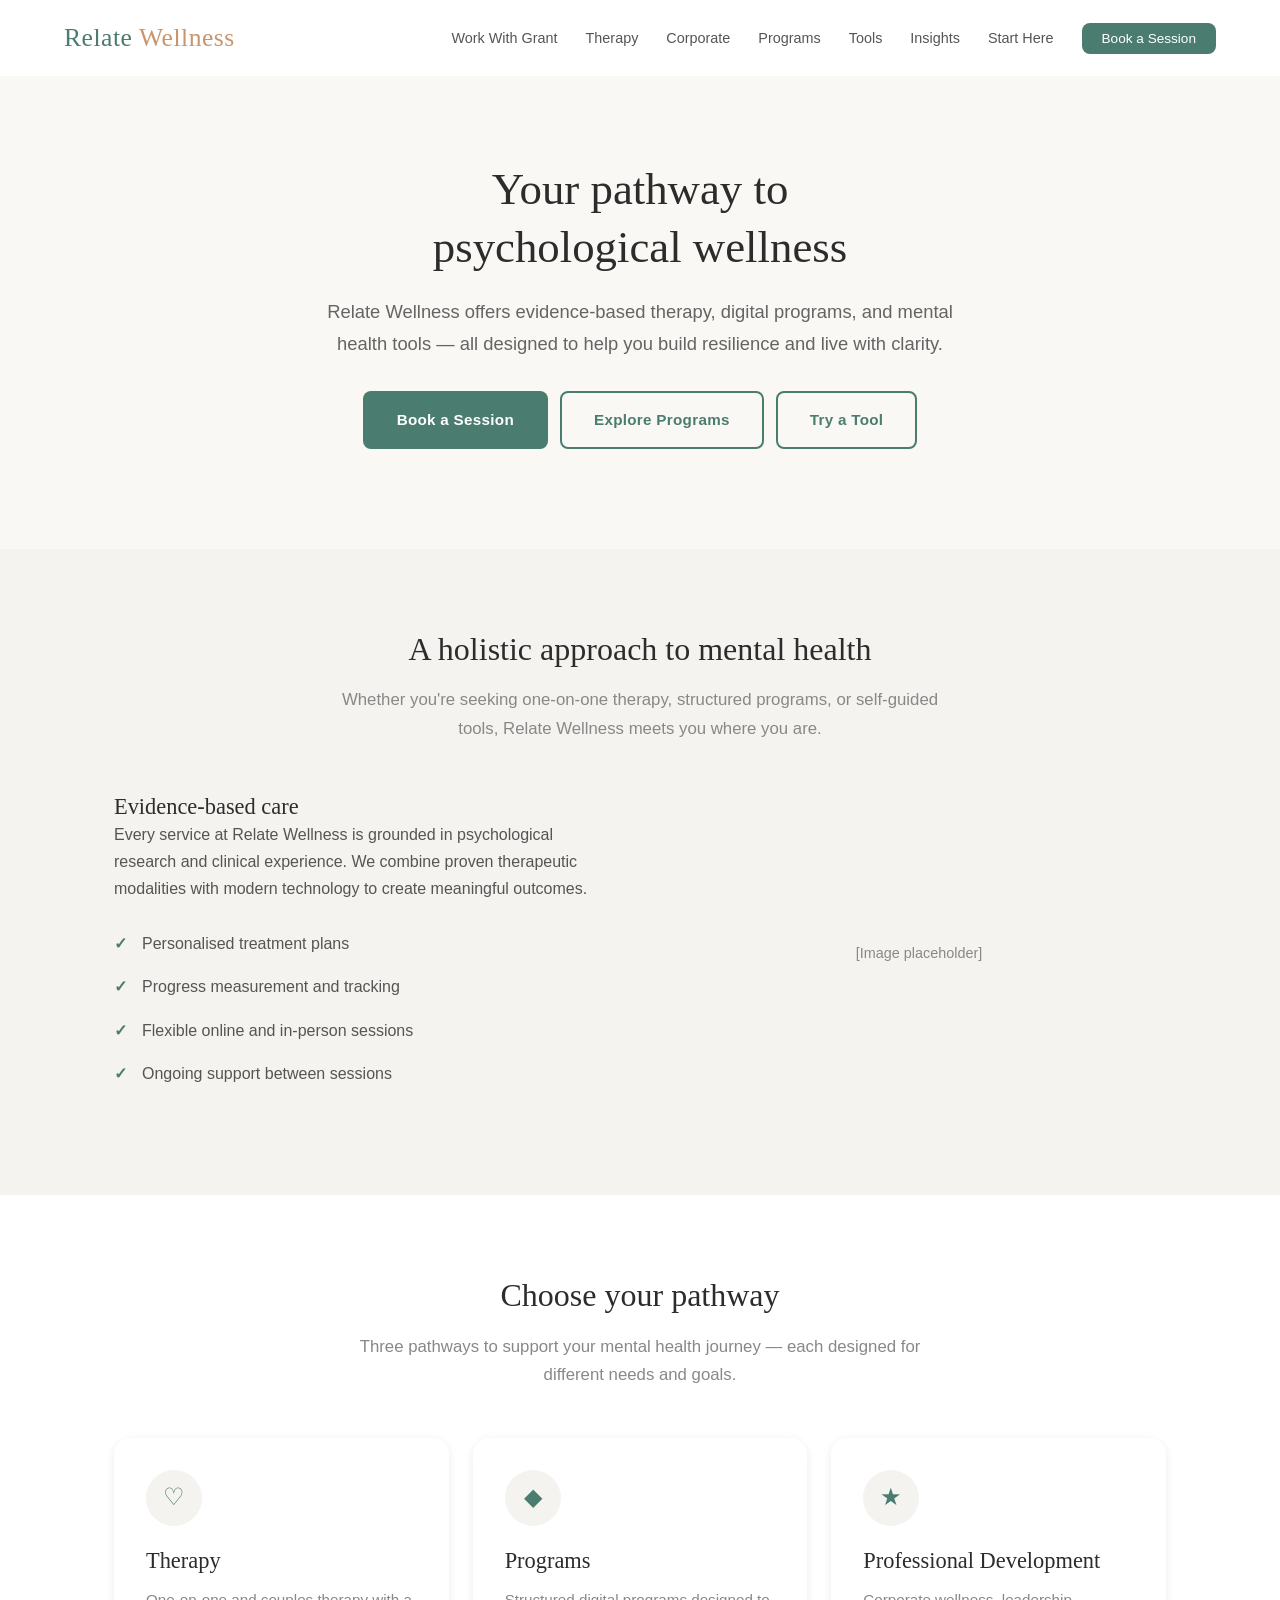
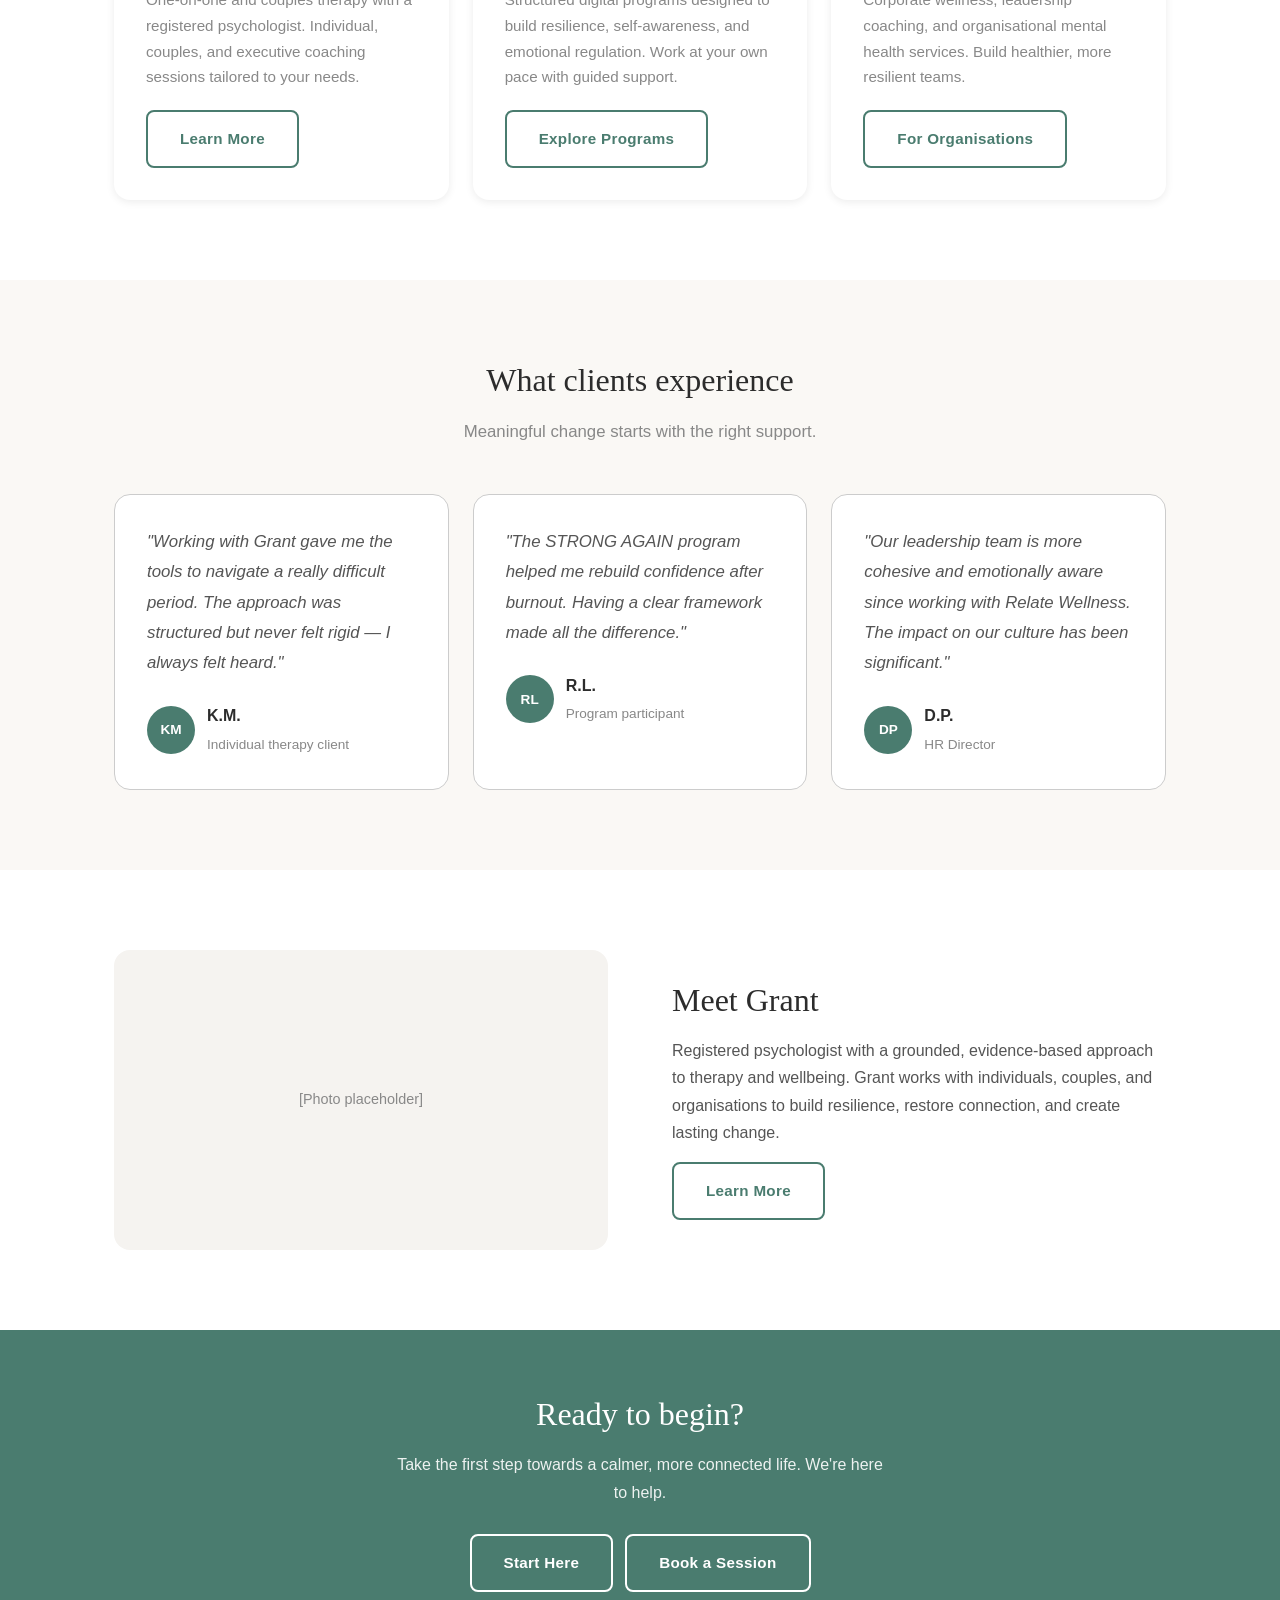
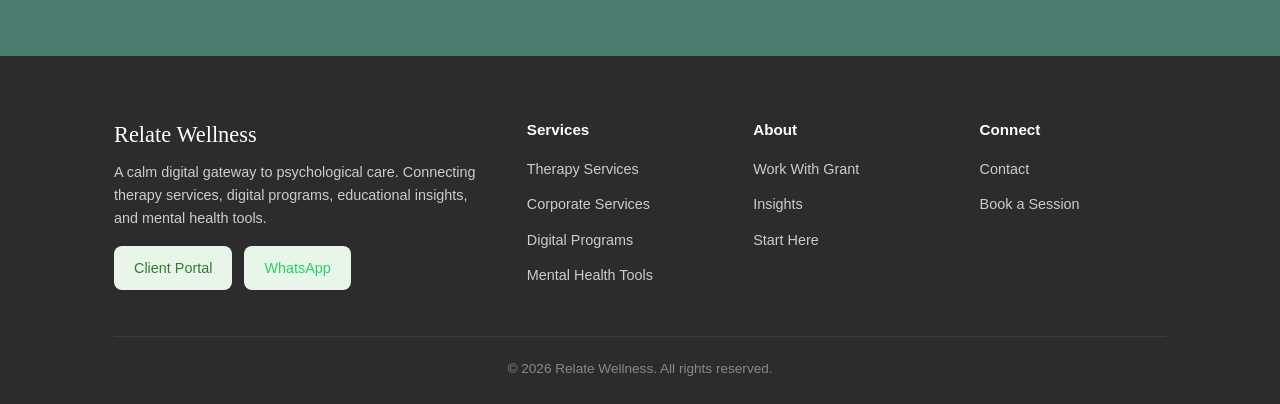
<file: index.html>
<!DOCTYPE html>
<html lang="en">
<head>
  <meta charset="UTF-8">
  <meta name="viewport" content="width=device-width, initial-scale=1.0">
  <title>Relate Wellness — Your Pathway to Psychological Care</title>
  <meta name="description" content="Relate Wellness offers evidence-based therapy, digital programs, and mental health tools. Connect with a registered psychologist for individual, couples, or corporate support.">
  <link rel="canonical" href="https://relatewellness.com/">
  <!-- Open Graph -->
  <meta property="og:title" content="Relate Wellness — Your Pathway to Psychological Care">
  <meta property="og:description" content="Evidence-based therapy, digital programs, and mental health tools designed to help you build resilience and live with clarity.">
  <meta property="og:type" content="website">
  <meta property="og:url" content="https://relatewellness.com/">
  <meta property="og:site_name" content="Relate Wellness">
  <meta property="og:locale" content="en_AU">
  <meta name="twitter:card" content="summary">
  <meta name="twitter:title" content="Relate Wellness — Your Pathway to Psychological Care">
  <meta name="twitter:description" content="Evidence-based therapy, digital programs, and mental health tools designed to help you build resilience and live with clarity.">
  <meta name="theme-color" content="#4a7c6f">
  <link rel="preconnect" href="https://plausible.io">
  <link rel="stylesheet" href="css/styles.css">
  <script defer data-domain="relatewellness.com" src="https://plausible.io/js/script.js"></script>
  <script>window.plausible = window.plausible || function() { (window.plausible.q = window.plausible.q || []).push(arguments) }</script>
  <script type="application/ld+json">
  {
    "@context": "https://schema.org",
    "@type": "ProfessionalService",
    "name": "Relate Wellness",
    "description": "Evidence-based therapy, digital programs, and mental health tools. Connect with a registered psychologist for individual, couples, or corporate support.",
    "url": "https://relatewellness.com",
    "serviceType": ["Psychology", "Therapy", "Counselling", "Corporate Wellness"],
    "areaServed": {
      "@type": "Country",
      "name": "Australia"
    },
    "hasOfferCatalog": {
      "@type": "OfferCatalog",
      "name": "Services",
      "itemListElement": [
        { "@type": "Offer", "itemOffered": { "@type": "Service", "name": "Individual Therapy" } },
        { "@type": "Offer", "itemOffered": { "@type": "Service", "name": "Couples Therapy" } },
        { "@type": "Offer", "itemOffered": { "@type": "Service", "name": "Corporate Wellness Programs" } },
        { "@type": "Offer", "itemOffered": { "@type": "Service", "name": "Digital Mental Health Programs" } }
      ]
    }
  }
  </script>
</head>
<body>

  <a href="#main-content" class="skip-link">Skip to content</a>

  <!-- Header -->
  <div id="site-header">
    <header class="site-header">
      <div class="header-container">
        <a href="index.html" class="logo">Relate <span>Wellness</span></a>
        <button class="nav-toggle" aria-label="Toggle navigation">
          <span></span>
          <span></span>
          <span></span>
        </button>
        <ul class="nav-links">
          <li><a href="work-with-grant.html">Work With Grant</a></li>
          <li><a href="therapy-services.html">Therapy</a></li>
          <li><a href="corporate-services.html">Corporate</a></li>
          <li><a href="programs.html">Programs</a></li>
          <li><a href="tools.html">Tools</a></li>
          <li><a href="insights.html">Insights</a></li>
          <li><a href="start-here.html">Start Here</a></li>
          <li><a href="contact.html" class="nav-cta">Book a Session</a></li>
        </ul>
      </div>
    </header>
  </div>

  <!-- Main Content -->
  <main id="main-content">

  <!-- Hero Section -->
  <section class="hero hero-cream">
    <div class="container">
      <h1>Your pathway to<br>psychological wellness</h1>
      <p>Relate Wellness offers evidence-based therapy, digital programs, and mental health tools — all designed to help you build resilience and live with clarity.</p>
      <div class="btn-group">
        <a href="contact.html" class="btn btn-primary">Book a Session</a>
        <a href="programs.html" class="btn btn-outline">Explore Programs</a>
        <a href="tools.html" class="btn btn-outline">Try a Tool</a>
      </div>
    </div>
  </section>

  <!-- Value Proposition -->
  <section class="bg-gray">
    <div class="container">
      <div class="section-title">
        <h2>A holistic approach to mental health</h2>
        <p>Whether you're seeking one-on-one therapy, structured programs, or self-guided tools, Relate Wellness meets you where you are.</p>
      </div>
      <div class="split">
        <div class="split-content fade-in">
          <h3>Evidence-based care</h3>
          <p>Every service at Relate Wellness is grounded in psychological research and clinical experience. We combine proven therapeutic modalities with modern technology to create meaningful outcomes.</p>
          <ul>
            <li>Personalised treatment plans</li>
            <li>Progress measurement and tracking</li>
            <li>Flexible online and in-person sessions</li>
            <li>Ongoing support between sessions</li>
          </ul>
        </div>
        <div class="split-image fade-in">
          [Image placeholder]
        </div>
      </div>
    </div>
  </section>

  <!-- Pathway Cards -->
  <section>
    <div class="container">
      <div class="section-title">
        <h2>Choose your pathway</h2>
        <p>Three pathways to support your mental health journey — each designed for different needs and goals.</p>
      </div>
      <div class="card-grid card-grid-3">

        <!-- Pathway: Therapy -->
        <div class="card fade-in">
          <div class="card-icon">&#9825;</div>
          <h3>Therapy</h3>
          <p>One-on-one and couples therapy with a registered psychologist. Individual, couples, and executive coaching sessions tailored to your needs.</p>
          <a href="therapy-services.html" class="btn btn-outline">Learn More</a>
        </div>

        <!-- Pathway: Programs -->
        <div class="card fade-in">
          <div class="card-icon">&#9670;</div>
          <h3>Programs</h3>
          <p>Structured digital programs designed to build resilience, self-awareness, and emotional regulation. Work at your own pace with guided support.</p>
          <a href="programs.html" class="btn btn-outline">Explore Programs</a>
        </div>

        <!-- Pathway: Professional Development -->
        <div class="card fade-in">
          <div class="card-icon">&#9733;</div>
          <h3>Professional Development</h3>
          <p>Corporate wellness, leadership coaching, and organisational mental health services. Build healthier, more resilient teams.</p>
          <a href="corporate-services.html" class="btn btn-outline">For Organisations</a>
        </div>

      </div>
    </div>
  </section>

  <!-- Testimonial Preview -->
  <section class="bg-cream">
    <div class="container">
      <div class="section-title">
        <h2>What clients experience</h2>
        <p>Meaningful change starts with the right support.</p>
      </div>
      <div class="card-grid card-grid-3">
        <div class="testimonial-card fade-in">
          <p class="testimonial-text">"Working with Grant gave me the tools to navigate a really difficult period. The approach was structured but never felt rigid — I always felt heard."</p>
          <div class="testimonial-author">
            <div class="author-avatar">KM</div>
            <div><strong>K.M.</strong><span>Individual therapy client</span></div>
          </div>
        </div>
        <div class="testimonial-card fade-in">
          <p class="testimonial-text">"The STRONG AGAIN program helped me rebuild confidence after burnout. Having a clear framework made all the difference."</p>
          <div class="testimonial-author">
            <div class="author-avatar">RL</div>
            <div><strong>R.L.</strong><span>Program participant</span></div>
          </div>
        </div>
        <div class="testimonial-card fade-in">
          <p class="testimonial-text">"Our leadership team is more cohesive and emotionally aware since working with Relate Wellness. The impact on our culture has been significant."</p>
          <div class="testimonial-author">
            <div class="author-avatar">DP</div>
            <div><strong>D.P.</strong><span>HR Director</span></div>
          </div>
        </div>
      </div>
    </div>
  </section>

  <!-- Meet Grant Preview -->
  <section>
    <div class="container">
      <div class="split">
        <div class="split-image fade-in">[Photo placeholder]</div>
        <div class="split-content fade-in">
          <h2>Meet Grant</h2>
          <p>Registered psychologist with a grounded, evidence-based approach to therapy and wellbeing. Grant works with individuals, couples, and organisations to build resilience, restore connection, and create lasting change.</p>
          <a href="work-with-grant.html" class="btn btn-outline">Learn More</a>
        </div>
      </div>
    </div>
  </section>

  <!-- CTA Banner -->
  <section class="cta-banner">
    <div class="container">
      <h2>Ready to begin?</h2>
      <p>Take the first step towards a calmer, more connected life. We're here to help.</p>
      <div class="btn-group" style="justify-content: center;">
        <a href="start-here.html" class="btn btn-outline-light">Start Here</a>
        <a href="contact.html" class="btn btn-outline-light">Book a Session</a>
      </div>
    </div>
  </section>

  </main>

  <!-- Footer -->
  <div id="site-footer">
    <footer class="site-footer">
      <div class="container">
        <div class="footer-grid">
          <div class="footer-brand">
            <h3>Relate Wellness</h3>
            <p>A calm digital gateway to psychological care. Connecting therapy services, digital programs, educational insights, and mental health tools.</p>
          </div>
          <div class="footer-col">
            <h4>Services</h4>
            <ul>
              <li><a href="therapy-services.html">Therapy Services</a></li>
              <li><a href="corporate-services.html">Corporate Services</a></li>
              <li><a href="programs.html">Digital Programs</a></li>
              <li><a href="tools.html">Mental Health Tools</a></li>
            </ul>
          </div>
          <div class="footer-col">
            <h4>About</h4>
            <ul>
              <li><a href="work-with-grant.html">Work With Grant</a></li>
              <li><a href="insights.html">Insights</a></li>
              <li><a href="start-here.html">Start Here</a></li>
            </ul>
          </div>
          <div class="footer-col">
            <h4>Connect</h4>
            <ul>
              <li><a href="contact.html">Contact</a></li>
              <li><a href="contact.html">Book a Session</a></li>
            </ul>
          </div>
        </div>
        <div class="footer-bottom">
          <p>&copy; 2026 Relate Wellness. All rights reserved.</p>
        </div>
      </div>
    </footer>
  </div>

  <script src="js/main.js"></script>
</body>
</html>
</file>
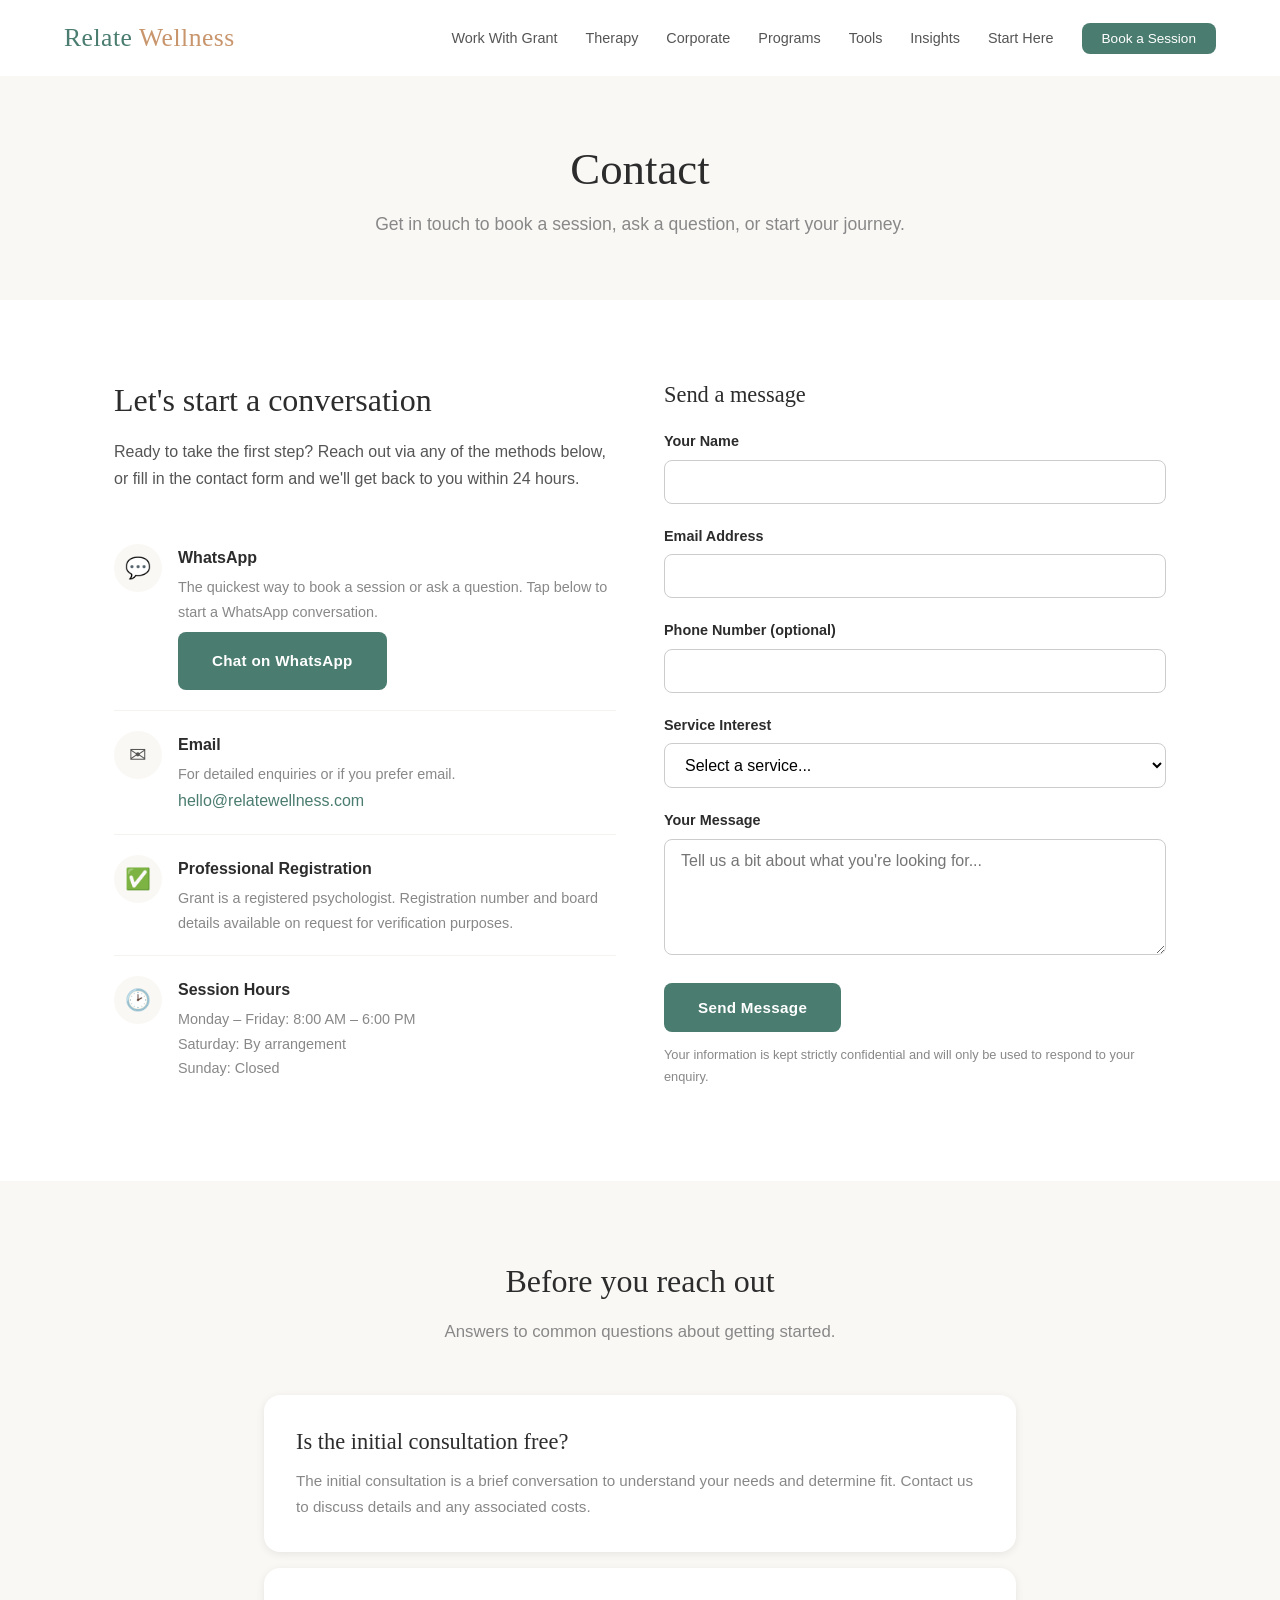
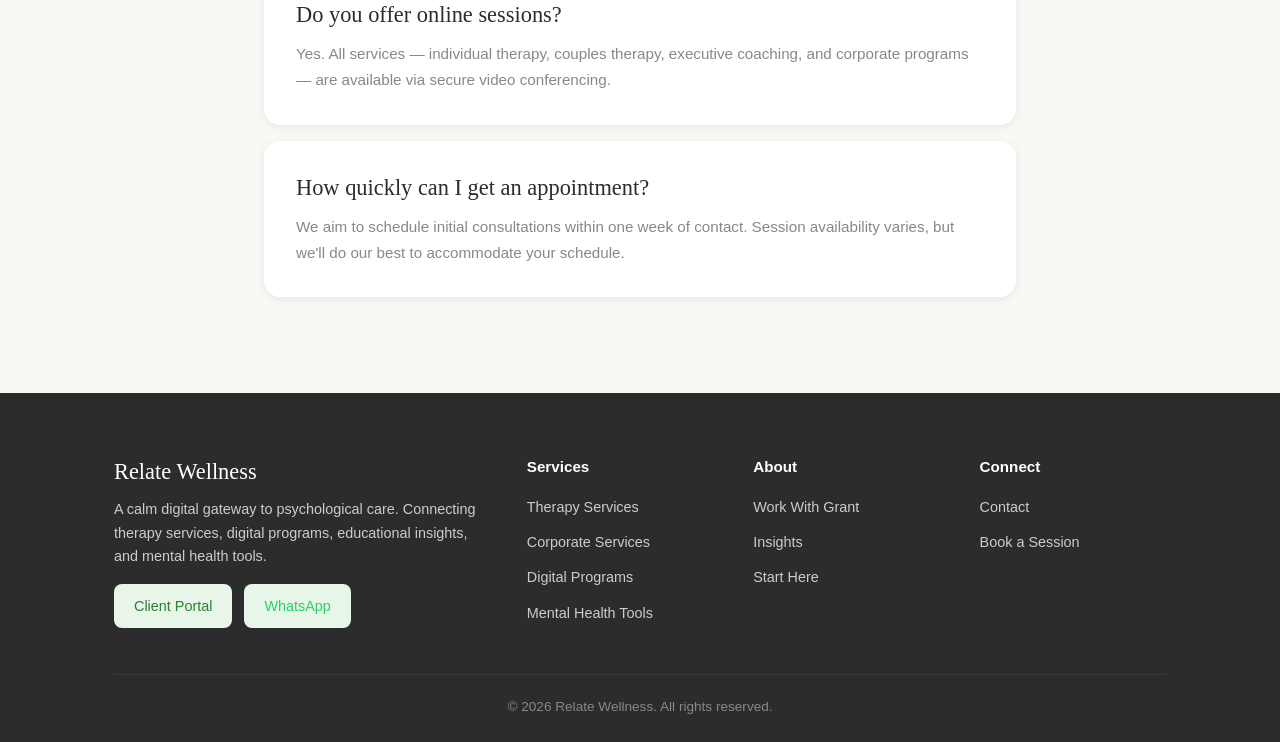
<file: contact.html>
<!DOCTYPE html>
<html lang="en">
<head>
  <meta charset="UTF-8">
  <meta name="viewport" content="width=device-width, initial-scale=1.0">
  <title>Contact — Relate Wellness</title>
  <meta name="description" content="Get in touch with Relate Wellness. Book a therapy session, ask about programs, or enquire about corporate services. We're here to help.">
  <link rel="canonical" href="https://relatewellness.com/contact.html">
  <meta property="og:title" content="Contact — Relate Wellness">
  <meta property="og:description" content="Book a therapy session, ask about programs, or enquire about corporate services.">
  <meta property="og:type" content="website">
  <meta property="og:url" content="https://relatewellness.com/contact.html">
  <meta property="og:site_name" content="Relate Wellness">
  <meta name="theme-color" content="#4a7c6f">
  <link rel="preconnect" href="https://plausible.io">
  <link rel="stylesheet" href="css/styles.css">
  <script defer data-domain="relatewellness.com" src="https://plausible.io/js/script.js"></script>
  <script>window.plausible = window.plausible || function() { (window.plausible.q = window.plausible.q || []).push(arguments) }</script>
</head>
<body>

  <a href="#main-content" class="skip-link">Skip to content</a>

  <div id="site-header">
    <header class="site-header">
      <div class="header-container">
        <a href="index.html" class="logo">Relate <span>Wellness</span></a>
        <button class="nav-toggle" aria-label="Toggle navigation"><span></span><span></span><span></span></button>
        <ul class="nav-links">
          <li><a href="work-with-grant.html">Work With Grant</a></li>
          <li><a href="therapy-services.html">Therapy</a></li>
          <li><a href="corporate-services.html">Corporate</a></li>
          <li><a href="programs.html">Programs</a></li>
          <li><a href="tools.html">Tools</a></li>
          <li><a href="insights.html">Insights</a></li>
          <li><a href="start-here.html">Start Here</a></li>
          <li><a href="contact.html" class="nav-cta">Book a Session</a></li>
        </ul>
      </div>
    </header>
  </div>

  <main id="main-content">
  <div class="page-header">
    <div class="container">
      <h1>Contact</h1>
      <p>Get in touch to book a session, ask a question, or start your journey.</p>
    </div>
  </div>

  <!-- Contact Section -->
  <section>
    <div class="container">
      <div class="form-grid">
        <div class="fade-in">
          <h2>Let's start a conversation</h2>
          <p>Ready to take the first step? Reach out via any of the methods below, or fill in the contact form and we'll get back to you within 24 hours.</p>

          <div class="contact-methods">
            <div class="contact-method">
              <div class="contact-method-icon">&#128172;</div>
              <div>
                <strong>WhatsApp</strong>
                <p>The quickest way to book a session or ask a question. Tap below to start a WhatsApp conversation.</p>
                <a href="#" class="btn btn-primary" style="margin-top: 8px;" data-track="whatsapp" target="_blank" rel="noopener noreferrer">Chat on WhatsApp</a>
              </div>
            </div>
            <div class="contact-method">
              <div class="contact-method-icon">&#9993;</div>
              <div>
                <strong>Email</strong>
                <p>For detailed enquiries or if you prefer email.</p>
                <a href="mailto:hello@relatewellness.com" style="color: var(--primary); font-weight: 500;">hello@relatewellness.com</a>
              </div>
            </div>
            <div class="contact-method">
              <div class="contact-method-icon">&#9989;</div>
              <div>
                <strong>Professional Registration</strong>
                <p>Grant is a registered psychologist. Registration number and board details available on request for verification purposes.</p>
              </div>
            </div>
            <div class="contact-method">
              <div class="contact-method-icon">&#128337;</div>
              <div>
                <strong>Session Hours</strong>
                <p>Monday – Friday: 8:00 AM – 6:00 PM<br>Saturday: By arrangement<br>Sunday: Closed</p>
              </div>
            </div>
          </div>
        </div>

        <form class="fade-in" id="contactForm">
          <h3 style="margin-bottom: 20px;">Send a message</h3>
          <div class="form-group">
            <label for="name">Your Name</label>
            <input type="text" id="name" required>
          </div>
          <div class="form-group">
            <label for="email">Email Address</label>
            <input type="email" id="email" required>
          </div>
          <div class="form-group">
            <label for="phone">Phone Number (optional)</label>
            <input type="tel" id="phone">
          </div>
          <div class="form-group">
            <label for="service">Service Interest</label>
            <select id="service">
              <option value="">Select a service...</option>
              <option value="individual">Individual Therapy</option>
              <option value="couples">Couples Therapy</option>
              <option value="executive">Executive Coaching</option>
              <option value="corporate">Corporate Services</option>
              <option value="programs">Digital Programs</option>
              <option value="other">Other / Not Sure</option>
            </select>
          </div>
          <div class="form-group">
            <label for="message">Your Message</label>
            <textarea id="message" rows="5" placeholder="Tell us a bit about what you're looking for..." required></textarea>
          </div>
          <button type="submit" class="btn btn-primary">Send Message</button>
          <p style="margin-top: 12px; font-size: 0.8rem; color: var(--gray-500);">Your information is kept strictly confidential and will only be used to respond to your enquiry.</p>
        </form>
      </div>
    </div>
  </section>

  <!-- FAQ -->
  <section class="bg-cream">
    <div class="container">
      <div class="section-title">
        <h2>Before you reach out</h2>
        <p>Answers to common questions about getting started.</p>
      </div>
      <div class="container-narrow">
        <div class="card fade-in" style="margin-bottom: 16px;">
          <h3>Is the initial consultation free?</h3>
          <p>The initial consultation is a brief conversation to understand your needs and determine fit. Contact us to discuss details and any associated costs.</p>
        </div>
        <div class="card fade-in" style="margin-bottom: 16px;">
          <h3>Do you offer online sessions?</h3>
          <p>Yes. All services — individual therapy, couples therapy, executive coaching, and corporate programs — are available via secure video conferencing.</p>
        </div>
        <div class="card fade-in" style="margin-bottom: 16px;">
          <h3>How quickly can I get an appointment?</h3>
          <p>We aim to schedule initial consultations within one week of contact. Session availability varies, but we'll do our best to accommodate your schedule.</p>
        </div>
      </div>
    </div>
  </section>

  </main>

  <!-- Footer -->
  <div id="site-footer">
    <footer class="site-footer">
      <div class="container">
        <div class="footer-grid">
          <div class="footer-brand"><h3>Relate Wellness</h3><p>A calm digital gateway to psychological care. Connecting therapy services, digital programs, educational insights, and mental health tools.</p></div>
          <div class="footer-col"><h4>Services</h4><ul><li><a href="therapy-services.html">Therapy Services</a></li><li><a href="corporate-services.html">Corporate Services</a></li><li><a href="programs.html">Digital Programs</a></li><li><a href="tools.html">Mental Health Tools</a></li></ul></div>
          <div class="footer-col"><h4>About</h4><ul><li><a href="work-with-grant.html">Work With Grant</a></li><li><a href="insights.html">Insights</a></li><li><a href="start-here.html">Start Here</a></li></ul></div>
          <div class="footer-col"><h4>Connect</h4><ul><li><a href="contact.html">Contact</a></li><li><a href="contact.html">Book a Session</a></li></ul></div>
        </div>
        <div class="footer-bottom"><p>&copy; 2026 Relate Wellness. All rights reserved.</p></div>
      </div>
    </footer>
  </div>

  <script src="js/main.js"></script>
</body>
</html>
</file>
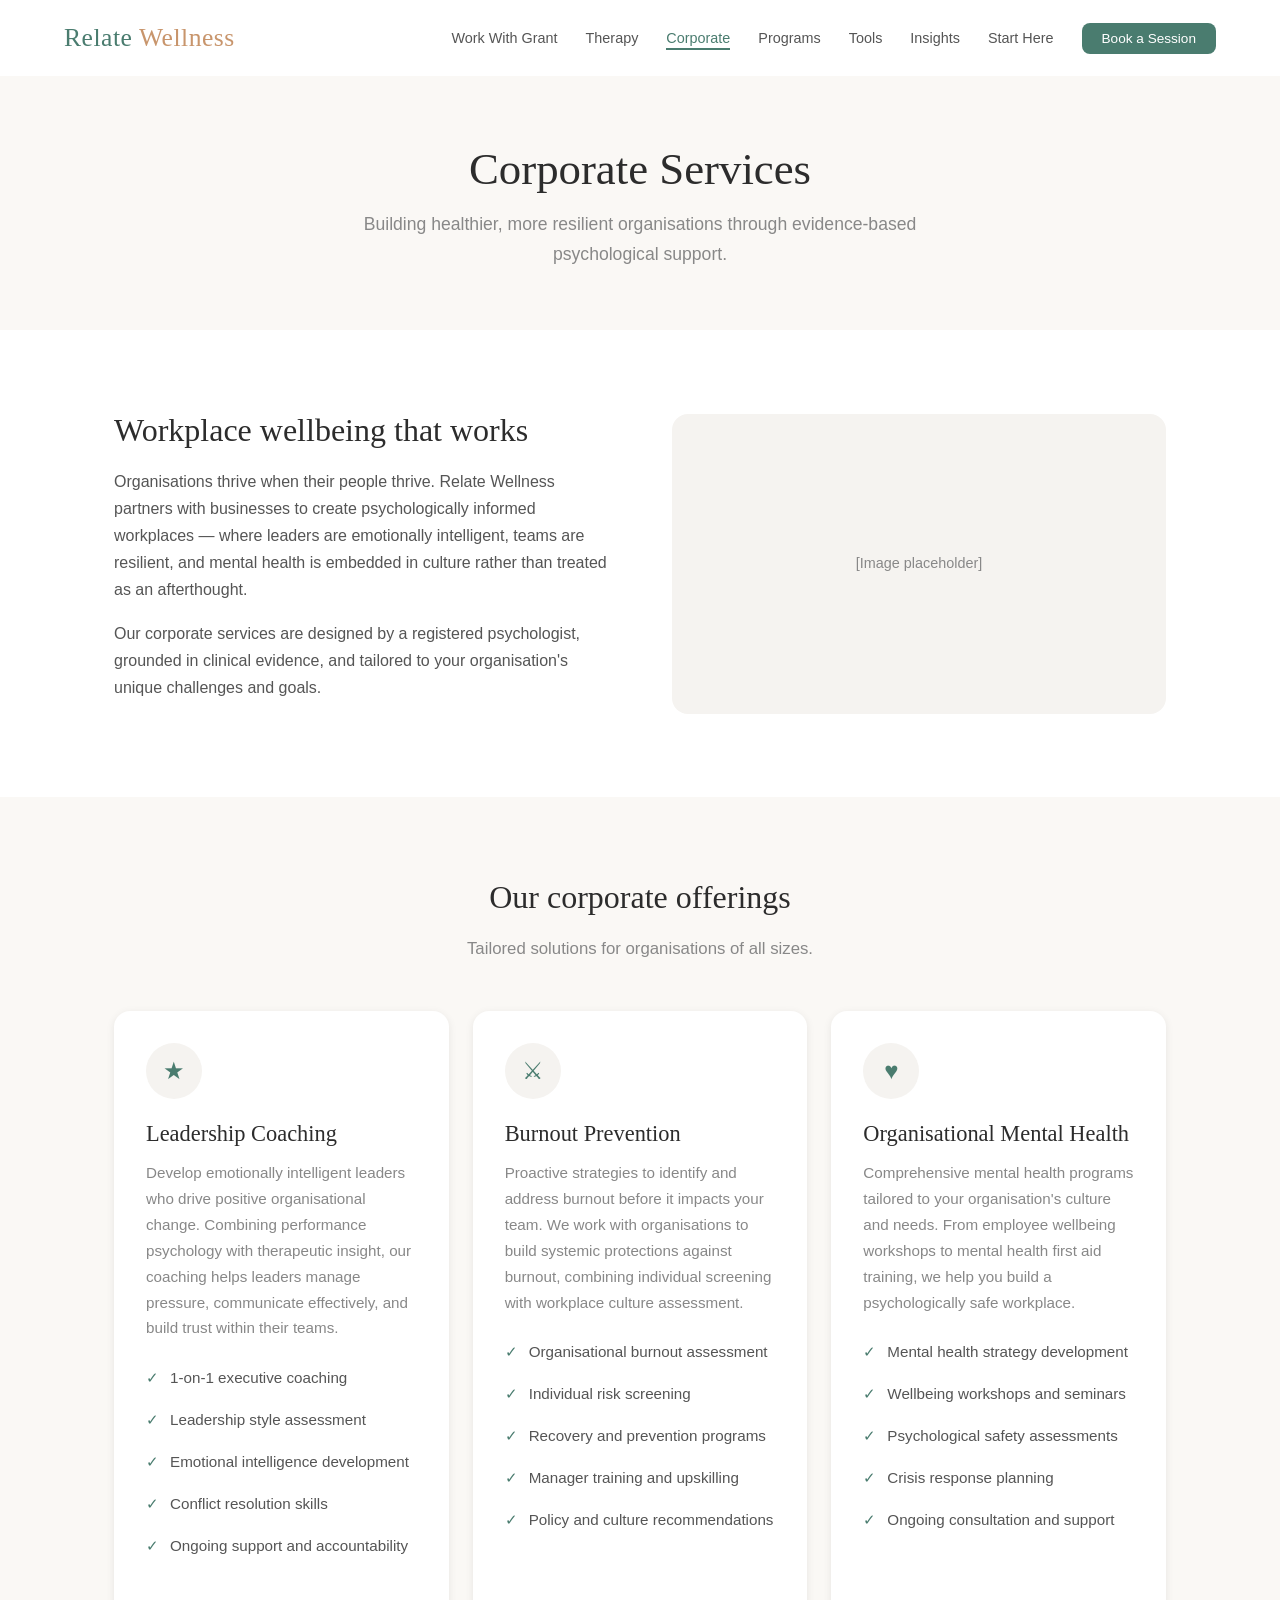
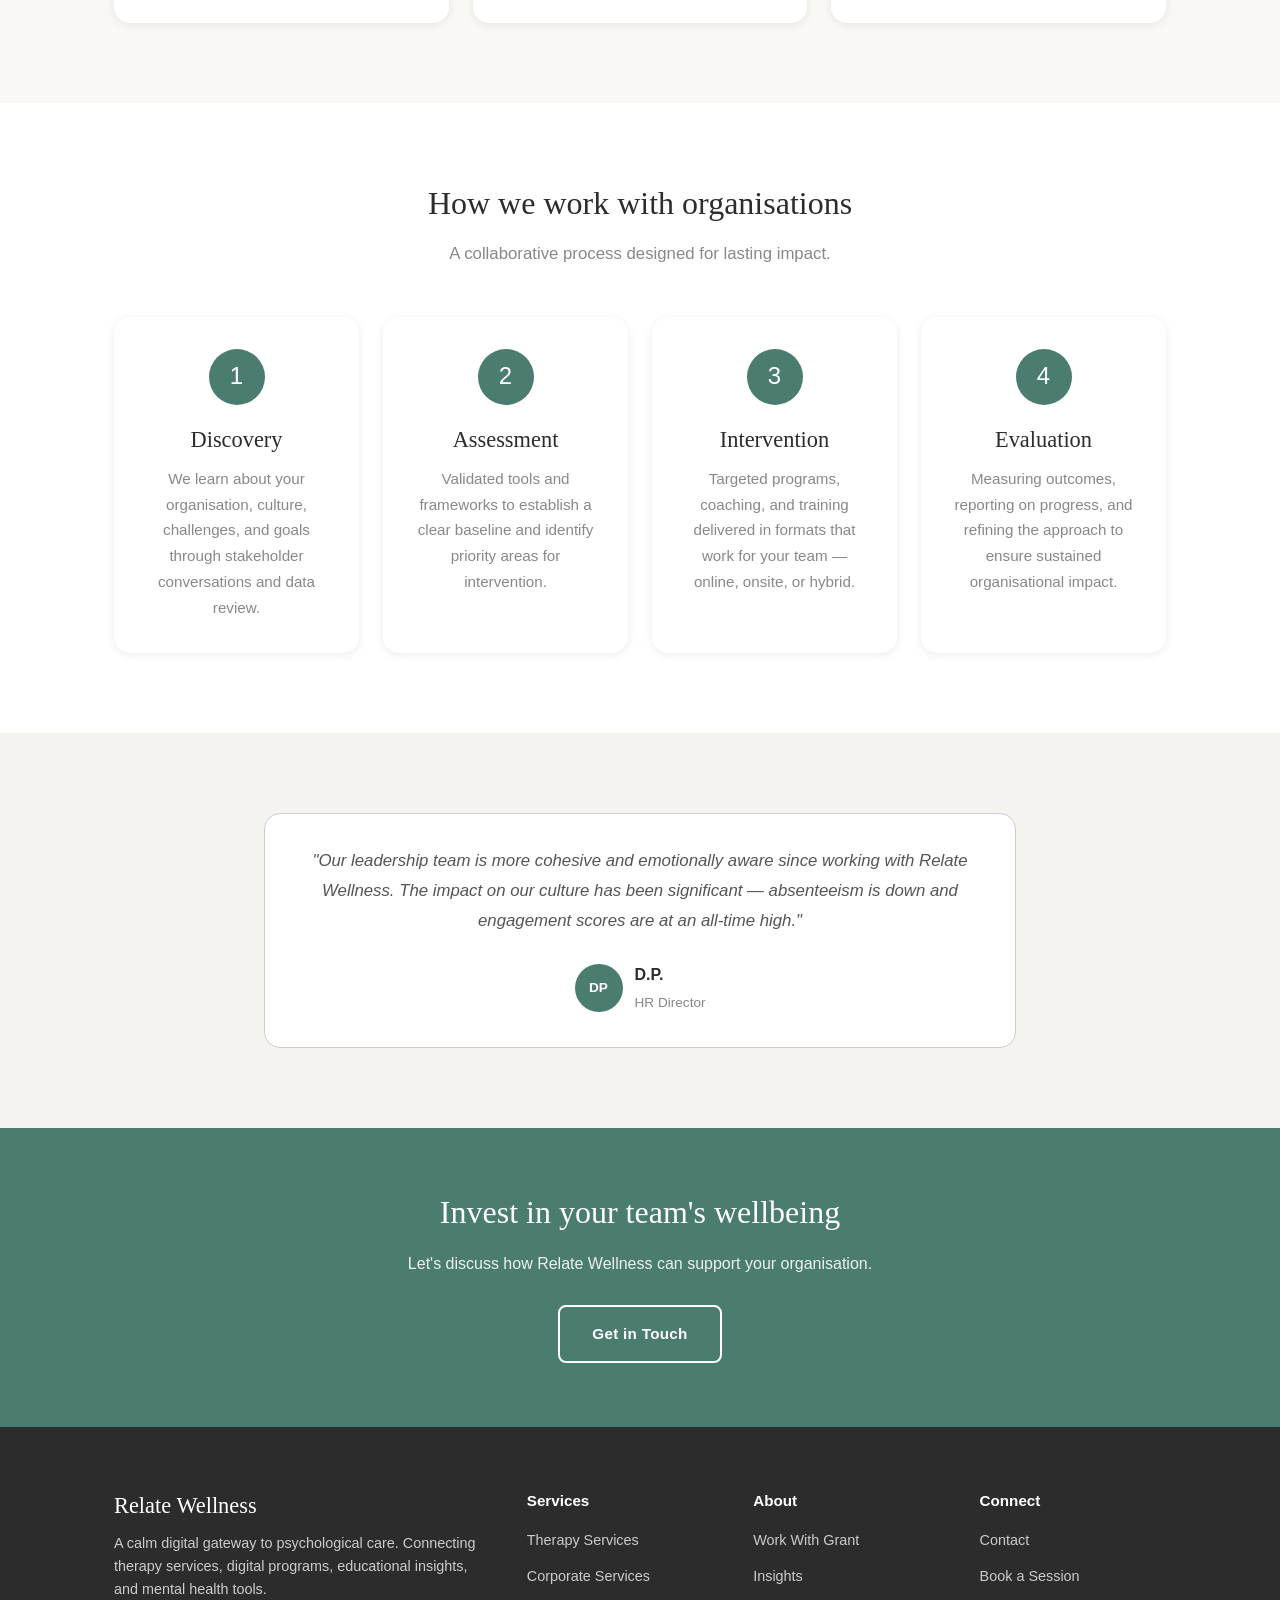
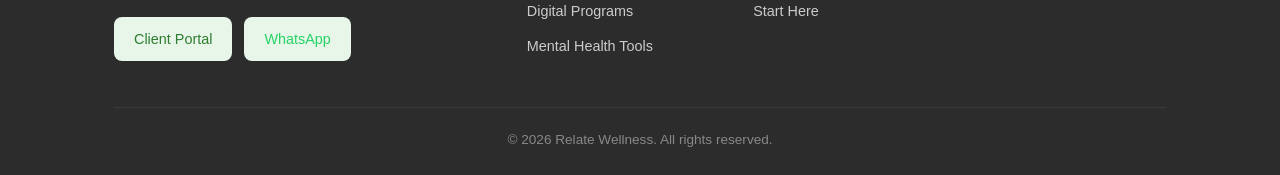
<file: corporate-services.html>
<!DOCTYPE html>
<html lang="en">
<head>
  <meta charset="UTF-8">
  <meta name="viewport" content="width=device-width, initial-scale=1.0">
  <title>Corporate Services — Relate Wellness</title>
  <meta name="description" content="Corporate wellness programs, leadership coaching, and organisational mental health services. Build healthier, more resilient teams with evidence-based support.">
  <link rel="canonical" href="https://relatewellness.com/corporate-services.html">
  <meta property="og:title" content="Corporate Services — Relate Wellness">
  <meta property="og:description" content="Corporate wellness programs, leadership coaching, and organisational mental health services.">
  <meta property="og:type" content="website">
  <meta property="og:url" content="https://relatewellness.com/corporate-services.html">
  <meta property="og:site_name" content="Relate Wellness">
  <meta name="theme-color" content="#4a7c6f">
  <link rel="preconnect" href="https://plausible.io">
  <link rel="stylesheet" href="css/styles.css">
  <script defer data-domain="relatewellness.com" src="https://plausible.io/js/script.js"></script>
  <script>window.plausible = window.plausible || function() { (window.plausible.q = window.plausible.q || []).push(arguments) }</script>
</head>
<body>

  <a href="#main-content" class="skip-link">Skip to content</a>

  <div id="site-header">
    <header class="site-header">
      <div class="header-container">
        <a href="index.html" class="logo">Relate <span>Wellness</span></a>
        <button class="nav-toggle" aria-label="Toggle navigation"><span></span><span></span><span></span></button>
        <ul class="nav-links">
          <li><a href="work-with-grant.html">Work With Grant</a></li>
          <li><a href="therapy-services.html">Therapy</a></li>
          <li><a href="corporate-services.html">Corporate</a></li>
          <li><a href="programs.html">Programs</a></li>
          <li><a href="tools.html">Tools</a></li>
          <li><a href="insights.html">Insights</a></li>
          <li><a href="start-here.html">Start Here</a></li>
          <li><a href="contact.html" class="nav-cta">Book a Session</a></li>
        </ul>
      </div>
    </header>
  </div>

  <main id="main-content">
  <div class="page-header">
    <div class="container">
      <h1>Corporate Services</h1>
      <p>Building healthier, more resilient organisations through evidence-based psychological support.</p>
    </div>
  </div>

  <!-- Overview -->
  <section>
    <div class="container">
      <div class="split">
        <div class="split-content fade-in">
          <h2>Workplace wellbeing that works</h2>
          <p>Organisations thrive when their people thrive. Relate Wellness partners with businesses to create psychologically informed workplaces — where leaders are emotionally intelligent, teams are resilient, and mental health is embedded in culture rather than treated as an afterthought.</p>
          <p>Our corporate services are designed by a registered psychologist, grounded in clinical evidence, and tailored to your organisation's unique challenges and goals.</p>
        </div>
        <div class="split-image fade-in">[Image placeholder]</div>
      </div>
    </div>
  </section>

  <!-- Services -->
  <section class="bg-cream">
    <div class="container">
      <div class="section-title">
        <h2>Our corporate offerings</h2>
        <p>Tailored solutions for organisations of all sizes.</p>
      </div>
      <div class="card-grid card-grid-3">
        <div class="card fade-in">
          <div class="card-icon">&#9733;</div>
          <h3>Leadership Coaching</h3>
          <p>Develop emotionally intelligent leaders who drive positive organisational change. Combining performance psychology with therapeutic insight, our coaching helps leaders manage pressure, communicate effectively, and build trust within their teams.</p>
          <ul class="pricing-features" style="margin-top: 16px;">
            <li>1-on-1 executive coaching</li>
            <li>Leadership style assessment</li>
            <li>Emotional intelligence development</li>
            <li>Conflict resolution skills</li>
            <li>Ongoing support and accountability</li>
          </ul>
        </div>
        <div class="card fade-in">
          <div class="card-icon">&#9876;</div>
          <h3>Burnout Prevention</h3>
          <p>Proactive strategies to identify and address burnout before it impacts your team. We work with organisations to build systemic protections against burnout, combining individual screening with workplace culture assessment.</p>
          <ul class="pricing-features" style="margin-top: 16px;">
            <li>Organisational burnout assessment</li>
            <li>Individual risk screening</li>
            <li>Recovery and prevention programs</li>
            <li>Manager training and upskilling</li>
            <li>Policy and culture recommendations</li>
          </ul>
        </div>
        <div class="card fade-in">
          <div class="card-icon">&#9829;</div>
          <h3>Organisational Mental Health</h3>
          <p>Comprehensive mental health programs tailored to your organisation's culture and needs. From employee wellbeing workshops to mental health first aid training, we help you build a psychologically safe workplace.</p>
          <ul class="pricing-features" style="margin-top: 16px;">
            <li>Mental health strategy development</li>
            <li>Wellbeing workshops and seminars</li>
            <li>Psychological safety assessments</li>
            <li>Crisis response planning</li>
            <li>Ongoing consultation and support</li>
          </ul>
        </div>
      </div>
    </div>
  </section>

  <!-- How We Work -->
  <section>
    <div class="container">
      <div class="section-title">
        <h2>How we work with organisations</h2>
        <p>A collaborative process designed for lasting impact.</p>
      </div>
      <div class="card-grid card-grid-4">
        <div class="card fade-in" style="text-align: center;">
          <div class="card-icon" style="margin: 0 auto 20px; background: var(--primary); color: var(--white);">1</div>
          <h3>Discovery</h3>
          <p>We learn about your organisation, culture, challenges, and goals through stakeholder conversations and data review.</p>
        </div>
        <div class="card fade-in" style="text-align: center;">
          <div class="card-icon" style="margin: 0 auto 20px; background: var(--primary); color: var(--white);">2</div>
          <h3>Assessment</h3>
          <p>Validated tools and frameworks to establish a clear baseline and identify priority areas for intervention.</p>
        </div>
        <div class="card fade-in" style="text-align: center;">
          <div class="card-icon" style="margin: 0 auto 20px; background: var(--primary); color: var(--white);">3</div>
          <h3>Intervention</h3>
          <p>Targeted programs, coaching, and training delivered in formats that work for your team — online, onsite, or hybrid.</p>
        </div>
        <div class="card fade-in" style="text-align: center;">
          <div class="card-icon" style="margin: 0 auto 20px; background: var(--primary); color: var(--white);">4</div>
          <h3>Evaluation</h3>
          <p>Measuring outcomes, reporting on progress, and refining the approach to ensure sustained organisational impact.</p>
        </div>
      </div>
    </div>
  </section>

  <!-- Testimonial -->
  <section class="bg-gray">
    <div class="container">
      <div class="container-narrow" style="text-align: center;">
        <div class="testimonial-card fade-in">
          <p class="testimonial-text">"Our leadership team is more cohesive and emotionally aware since working with Relate Wellness. The impact on our culture has been significant — absenteeism is down and engagement scores are at an all-time high."</p>
          <div class="testimonial-author" style="justify-content: center;">
            <div class="author-avatar">DP</div>
            <div style="text-align: left;"><strong>D.P.</strong><span>HR Director</span></div>
          </div>
        </div>
      </div>
    </div>
  </section>

  <!-- CTA -->
  <section class="cta-banner">
    <div class="container">
      <h2>Invest in your team's wellbeing</h2>
      <p>Let's discuss how Relate Wellness can support your organisation.</p>
      <a href="contact.html" class="btn btn-outline-light">Get in Touch</a>
    </div>
  </section>

  </main>

  <!-- Footer -->
  <div id="site-footer">
    <footer class="site-footer">
      <div class="container">
        <div class="footer-grid">
          <div class="footer-brand"><h3>Relate Wellness</h3><p>A calm digital gateway to psychological care. Connecting therapy services, digital programs, educational insights, and mental health tools.</p></div>
          <div class="footer-col"><h4>Services</h4><ul><li><a href="therapy-services.html">Therapy Services</a></li><li><a href="corporate-services.html">Corporate Services</a></li><li><a href="programs.html">Digital Programs</a></li><li><a href="tools.html">Mental Health Tools</a></li></ul></div>
          <div class="footer-col"><h4>About</h4><ul><li><a href="work-with-grant.html">Work With Grant</a></li><li><a href="insights.html">Insights</a></li><li><a href="start-here.html">Start Here</a></li></ul></div>
          <div class="footer-col"><h4>Connect</h4><ul><li><a href="contact.html">Contact</a></li><li><a href="contact.html">Book a Session</a></li></ul></div>
        </div>
        <div class="footer-bottom"><p>&copy; 2026 Relate Wellness. All rights reserved.</p></div>
      </div>
    </footer>
  </div>

  <script src="js/main.js"></script>
</body>
</html>
</file>
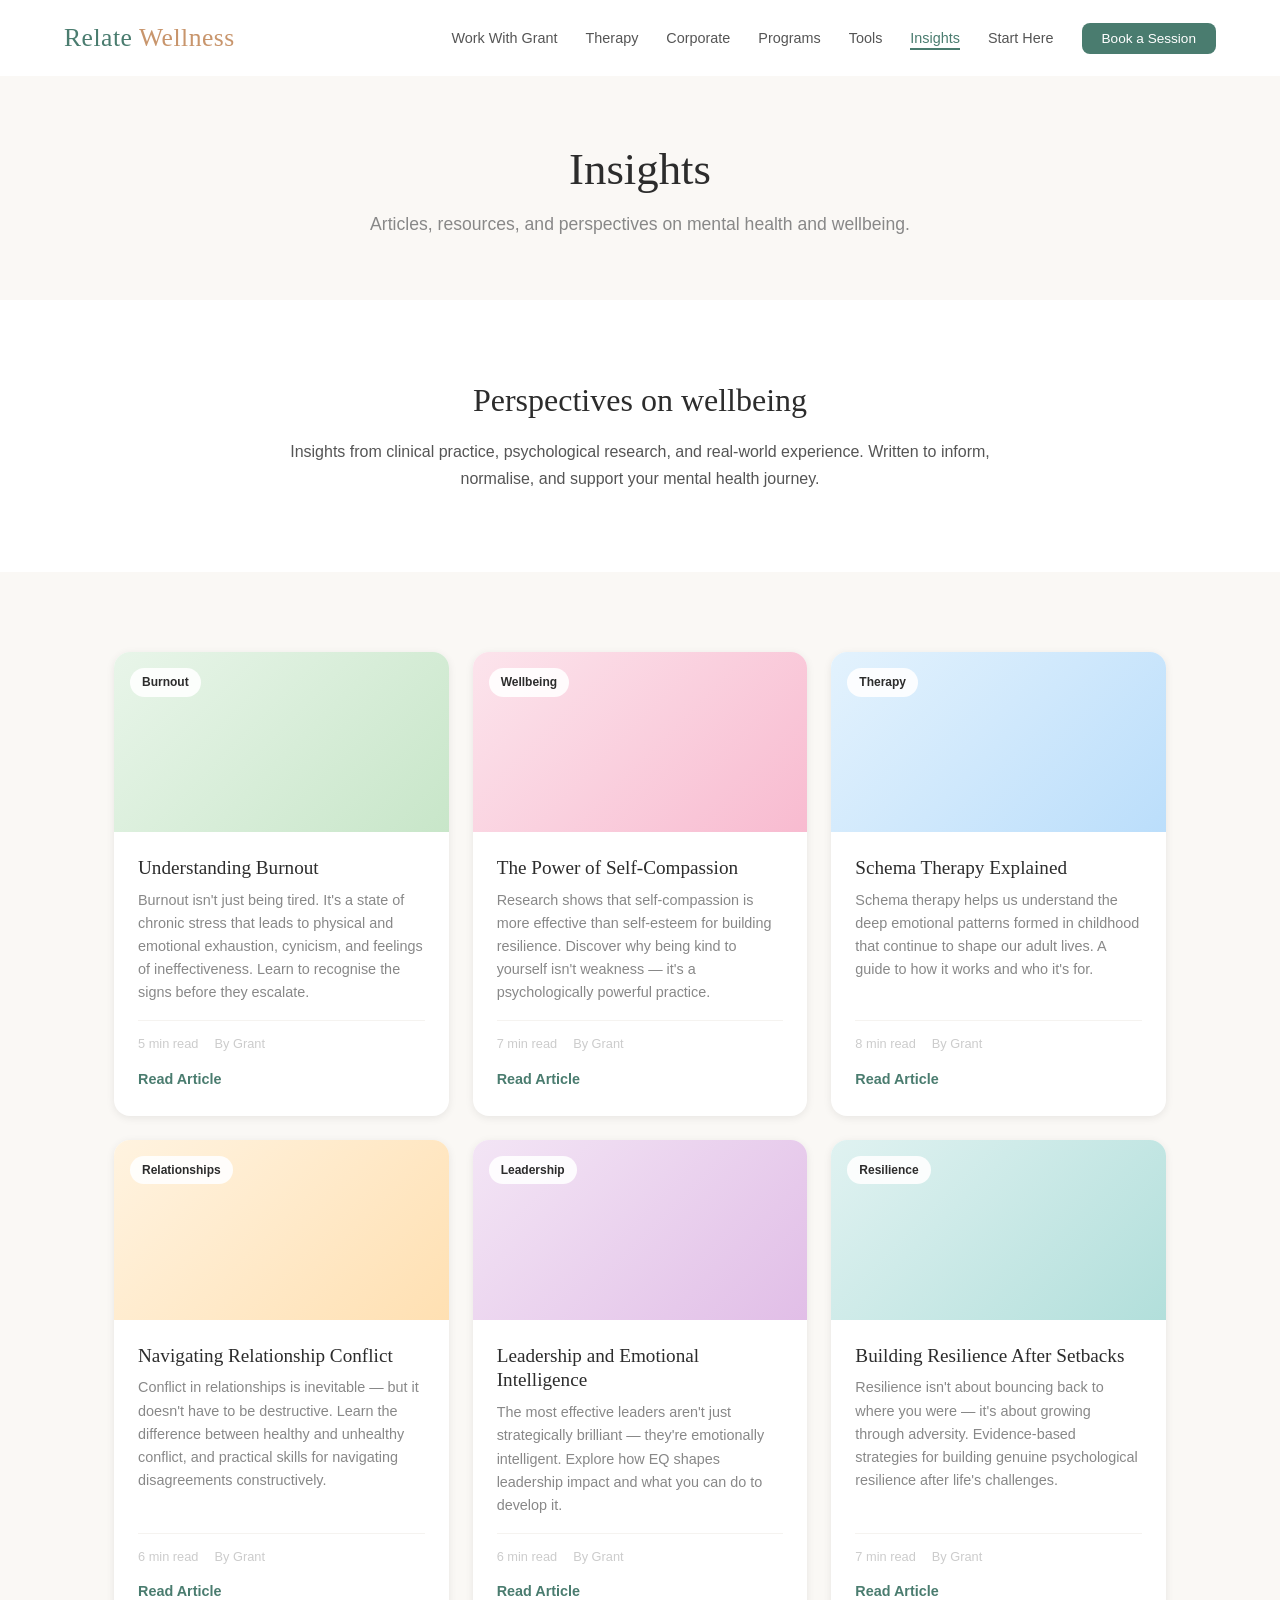
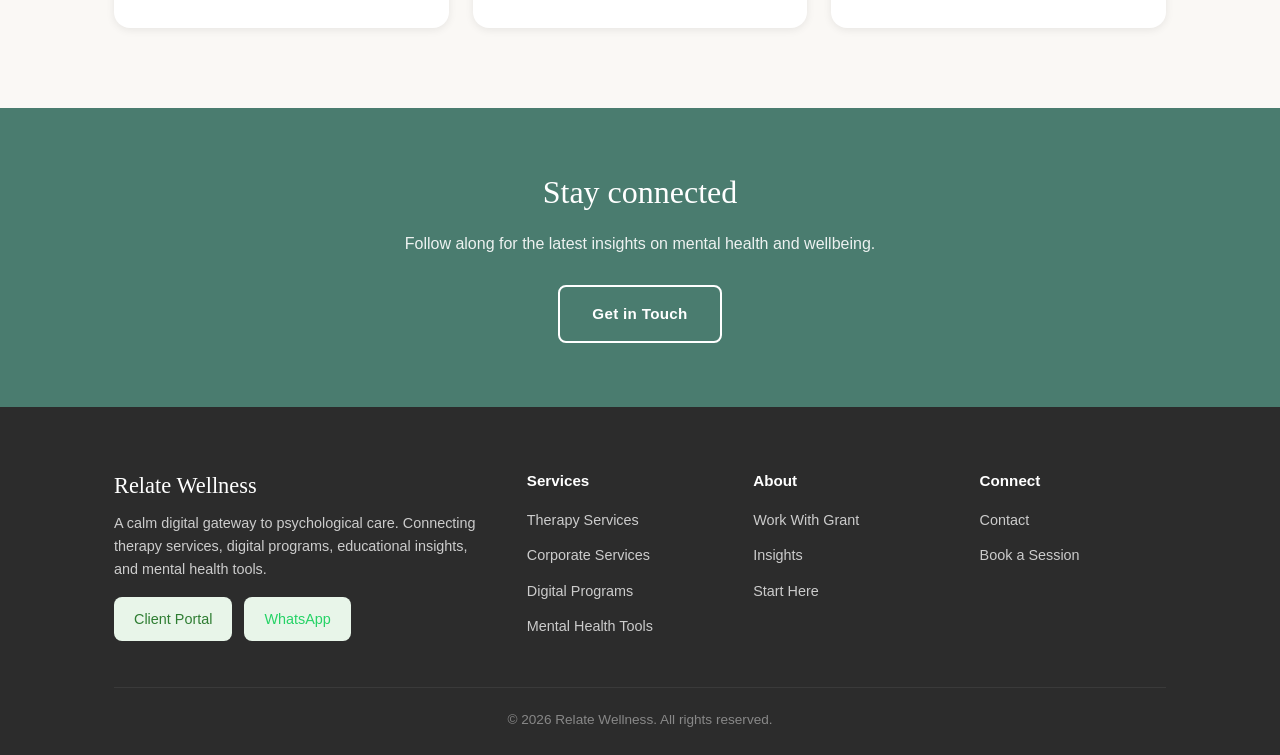
<file: insights.html>
<!DOCTYPE html>
<html lang="en">
<head>
  <meta charset="UTF-8">
  <meta name="viewport" content="width=device-width, initial-scale=1.0">
  <title>Insights — Relate Wellness</title>
  <meta name="description" content="Articles and perspectives on mental health, burnout, self-compassion, schema therapy, relationships, and resilience from a registered psychologist.">
  <link rel="canonical" href="https://relatewellness.com/insights.html">
  <meta property="og:title" content="Insights — Relate Wellness">
  <meta property="og:description" content="Articles and perspectives on mental health, burnout, self-compassion, schema therapy, and resilience.">
  <meta property="og:type" content="website">
  <meta property="og:url" content="https://relatewellness.com/insights.html">
  <meta property="og:site_name" content="Relate Wellness">
  <meta name="theme-color" content="#4a7c6f">
  <link rel="preconnect" href="https://plausible.io">
  <link rel="stylesheet" href="css/styles.css">
  <script defer data-domain="relatewellness.com" src="https://plausible.io/js/script.js"></script>
  <script>window.plausible = window.plausible || function() { (window.plausible.q = window.plausible.q || []).push(arguments) }</script>
</head>
<body>

  <a href="#main-content" class="skip-link">Skip to content</a>

  <div id="site-header">
    <header class="site-header">
      <div class="header-container">
        <a href="index.html" class="logo">Relate <span>Wellness</span></a>
        <button class="nav-toggle" aria-label="Toggle navigation"><span></span><span></span><span></span></button>
        <ul class="nav-links">
          <li><a href="work-with-grant.html">Work With Grant</a></li>
          <li><a href="therapy-services.html">Therapy</a></li>
          <li><a href="corporate-services.html">Corporate</a></li>
          <li><a href="programs.html">Programs</a></li>
          <li><a href="tools.html">Tools</a></li>
          <li><a href="insights.html">Insights</a></li>
          <li><a href="start-here.html">Start Here</a></li>
          <li><a href="contact.html" class="nav-cta">Book a Session</a></li>
        </ul>
      </div>
    </header>
  </div>

  <main id="main-content">
  <div class="page-header">
    <div class="container">
      <h1>Insights</h1>
      <p>Articles, resources, and perspectives on mental health and wellbeing.</p>
    </div>
  </div>

  <!-- Overview -->
  <section>
    <div class="container">
      <div class="container-narrow" style="text-align: center;">
        <div class="fade-in">
          <h2>Perspectives on wellbeing</h2>
          <p>Insights from clinical practice, psychological research, and real-world experience. Written to inform, normalise, and support your mental health journey.</p>
        </div>
      </div>
    </div>
  </section>

  <!-- Articles -->
  <section class="bg-cream">
    <div class="container">
      <div class="card-grid card-grid-3">

        <!-- ArticleCard: Understanding Burnout -->
        <article class="article-card card fade-in">
          <div class="article-card-image" style="background: linear-gradient(135deg, #e8f5e9 0%, #c8e6c9 100%);">
            <span class="article-category">Burnout</span>
          </div>
          <div class="article-card-body">
            <h3>Understanding Burnout</h3>
            <p>Burnout isn't just being tired. It's a state of chronic stress that leads to physical and emotional exhaustion, cynicism, and feelings of ineffectiveness. Learn to recognise the signs before they escalate.</p>
            <div class="article-meta">
              <span>5 min read</span>
              <span>By Grant</span>
            </div>
            <a href="#" class="article-read-more">Read Article</a>
          </div>
        </article>

        <!-- ArticleCard: The Power of Self-Compassion -->
        <article class="article-card card fade-in">
          <div class="article-card-image" style="background: linear-gradient(135deg, #fce4ec 0%, #f8bbd0 100%);">
            <span class="article-category">Wellbeing</span>
          </div>
          <div class="article-card-body">
            <h3>The Power of Self-Compassion</h3>
            <p>Research shows that self-compassion is more effective than self-esteem for building resilience. Discover why being kind to yourself isn't weakness — it's a psychologically powerful practice.</p>
            <div class="article-meta">
              <span>7 min read</span>
              <span>By Grant</span>
            </div>
            <a href="#" class="article-read-more">Read Article</a>
          </div>
        </article>

        <!-- ArticleCard: Schema Therapy Explained -->
        <article class="article-card card fade-in">
          <div class="article-card-image" style="background: linear-gradient(135deg, #e3f2fd 0%, #bbdefb 100%);">
            <span class="article-category">Therapy</span>
          </div>
          <div class="article-card-body">
            <h3>Schema Therapy Explained</h3>
            <p>Schema therapy helps us understand the deep emotional patterns formed in childhood that continue to shape our adult lives. A guide to how it works and who it's for.</p>
            <div class="article-meta">
              <span>8 min read</span>
              <span>By Grant</span>
            </div>
            <a href="#" class="article-read-more">Read Article</a>
          </div>
        </article>

        <!-- ArticleCard: Navigating Relationship Conflict -->
        <article class="article-card card fade-in">
          <div class="article-card-image" style="background: linear-gradient(135deg, #fff3e0 0%, #ffe0b2 100%);">
            <span class="article-category">Relationships</span>
          </div>
          <div class="article-card-body">
            <h3>Navigating Relationship Conflict</h3>
            <p>Conflict in relationships is inevitable — but it doesn't have to be destructive. Learn the difference between healthy and unhealthy conflict, and practical skills for navigating disagreements constructively.</p>
            <div class="article-meta">
              <span>6 min read</span>
              <span>By Grant</span>
            </div>
            <a href="#" class="article-read-more">Read Article</a>
          </div>
        </article>

        <!-- ArticleCard: Leadership and Emotional Intelligence -->
        <article class="article-card card fade-in">
          <div class="article-card-image" style="background: linear-gradient(135deg, #f3e5f5 0%, #e1bee7 100%);">
            <span class="article-category">Leadership</span>
          </div>
          <div class="article-card-body">
            <h3>Leadership and Emotional Intelligence</h3>
            <p>The most effective leaders aren't just strategically brilliant — they're emotionally intelligent. Explore how EQ shapes leadership impact and what you can do to develop it.</p>
            <div class="article-meta">
              <span>6 min read</span>
              <span>By Grant</span>
            </div>
            <a href="#" class="article-read-more">Read Article</a>
          </div>
        </article>

        <!-- ArticleCard: Building Resilience After Setbacks -->
        <article class="article-card card fade-in">
          <div class="article-card-image" style="background: linear-gradient(135deg, #e0f2f1 0%, #b2dfdb 100%);">
            <span class="article-category">Resilience</span>
          </div>
          <div class="article-card-body">
            <h3>Building Resilience After Setbacks</h3>
            <p>Resilience isn't about bouncing back to where you were — it's about growing through adversity. Evidence-based strategies for building genuine psychological resilience after life's challenges.</p>
            <div class="article-meta">
              <span>7 min read</span>
              <span>By Grant</span>
            </div>
            <a href="#" class="article-read-more">Read Article</a>
          </div>
        </article>

      </div>
    </div>
  </section>

  <!-- CTA -->
  <section class="cta-banner">
    <div class="container">
      <h2>Stay connected</h2>
      <p>Follow along for the latest insights on mental health and wellbeing.</p>
      <a href="contact.html" class="btn btn-outline-light">Get in Touch</a>
    </div>
  </section>

  </main>

  <!-- Footer -->
  <div id="site-footer">
    <footer class="site-footer">
      <div class="container">
        <div class="footer-grid">
          <div class="footer-brand"><h3>Relate Wellness</h3><p>A calm digital gateway to psychological care. Connecting therapy services, digital programs, educational insights, and mental health tools.</p></div>
          <div class="footer-col"><h4>Services</h4><ul><li><a href="therapy-services.html">Therapy Services</a></li><li><a href="corporate-services.html">Corporate Services</a></li><li><a href="programs.html">Digital Programs</a></li><li><a href="tools.html">Mental Health Tools</a></li></ul></div>
          <div class="footer-col"><h4>About</h4><ul><li><a href="work-with-grant.html">Work With Grant</a></li><li><a href="insights.html">Insights</a></li><li><a href="start-here.html">Start Here</a></li></ul></div>
          <div class="footer-col"><h4>Connect</h4><ul><li><a href="contact.html">Contact</a></li><li><a href="contact.html">Book a Session</a></li></ul></div>
        </div>
        <div class="footer-bottom"><p>&copy; 2026 Relate Wellness. All rights reserved.</p></div>
      </div>
    </footer>
  </div>

  <script src="js/main.js"></script>
</body>
</html>
</file>
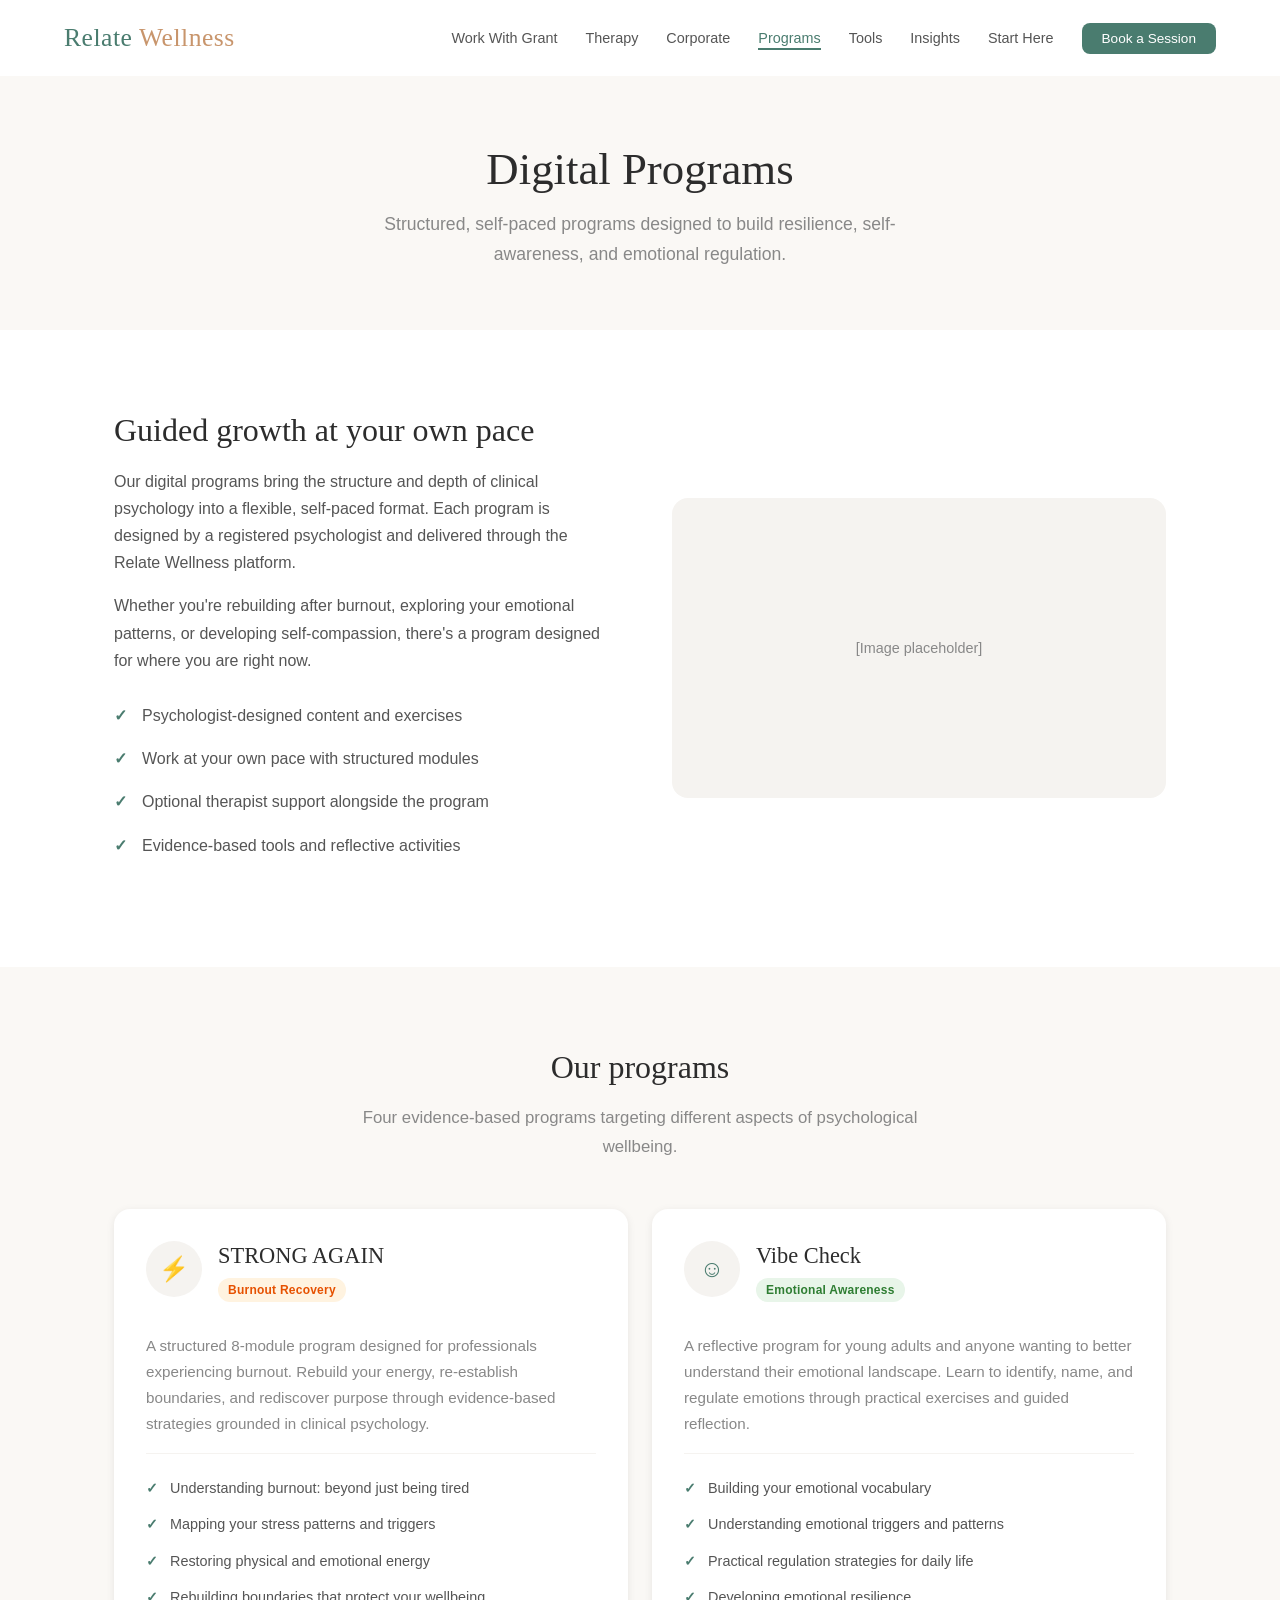
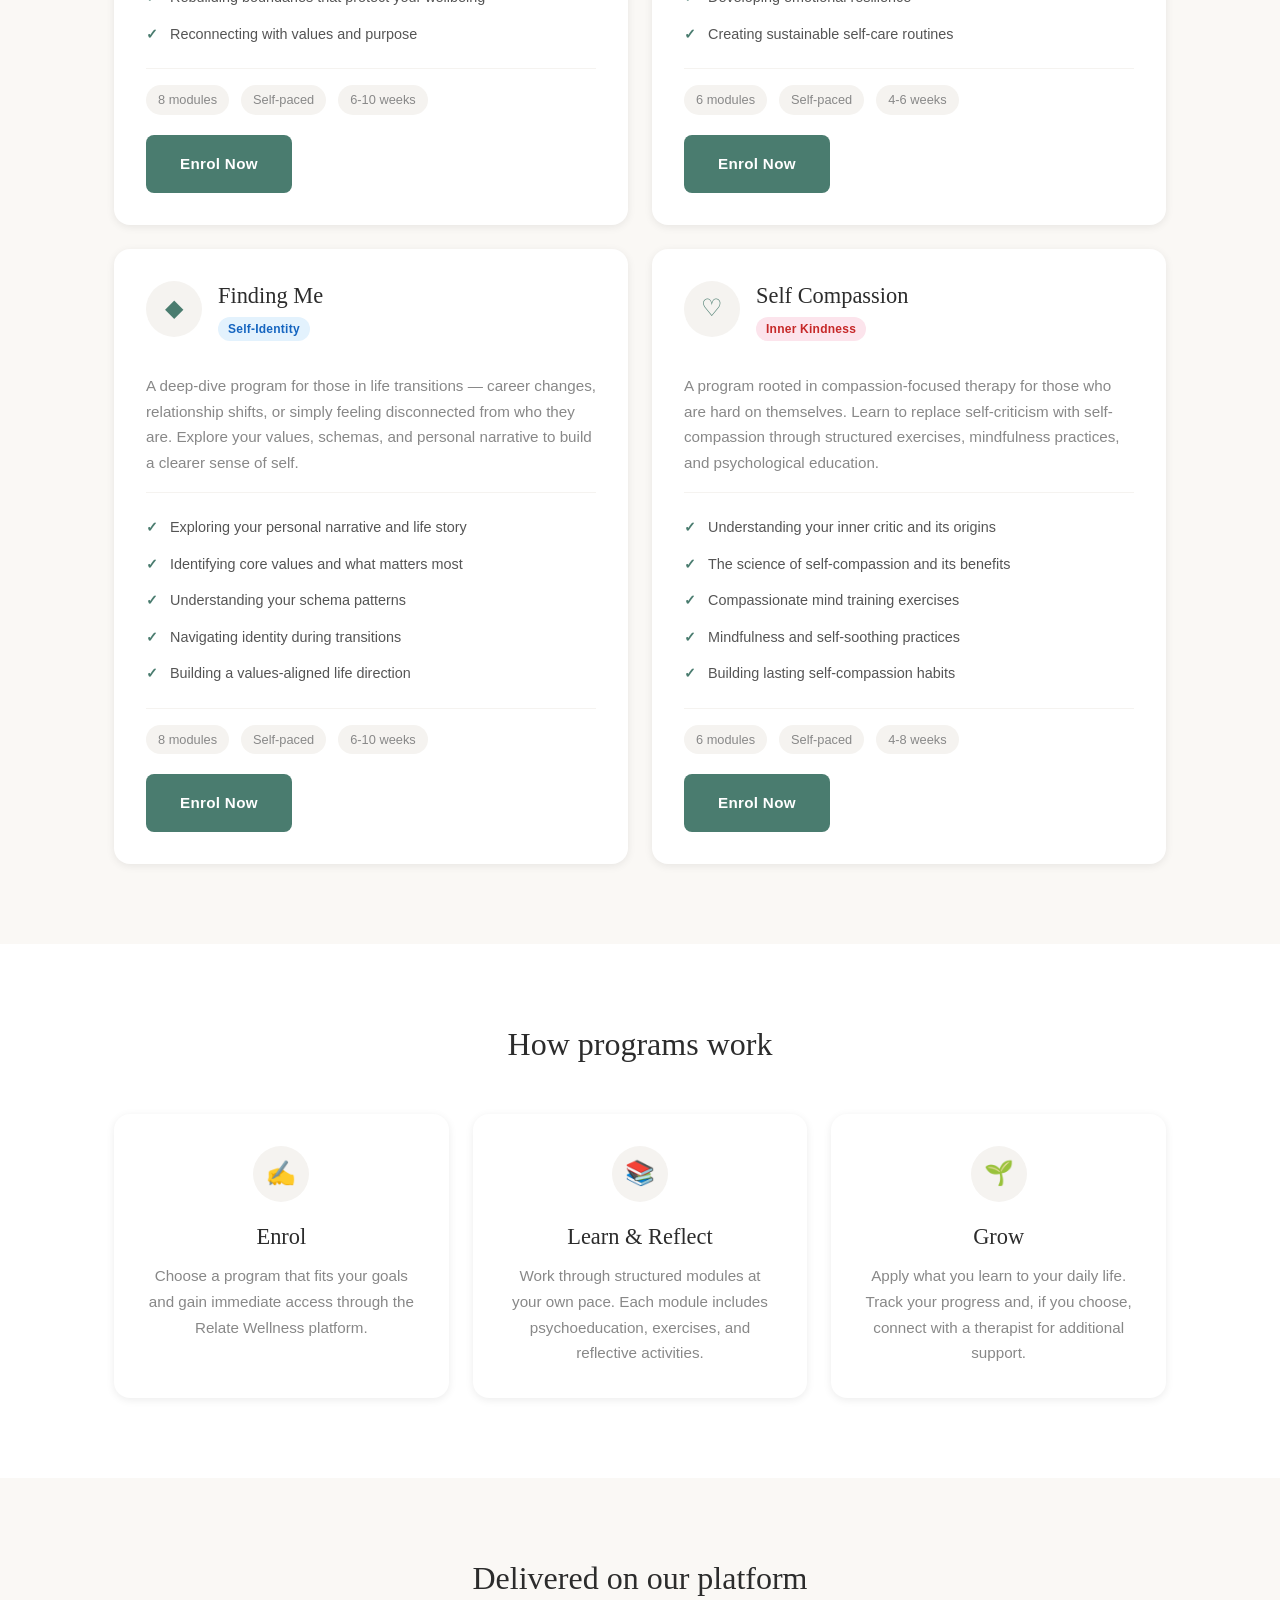
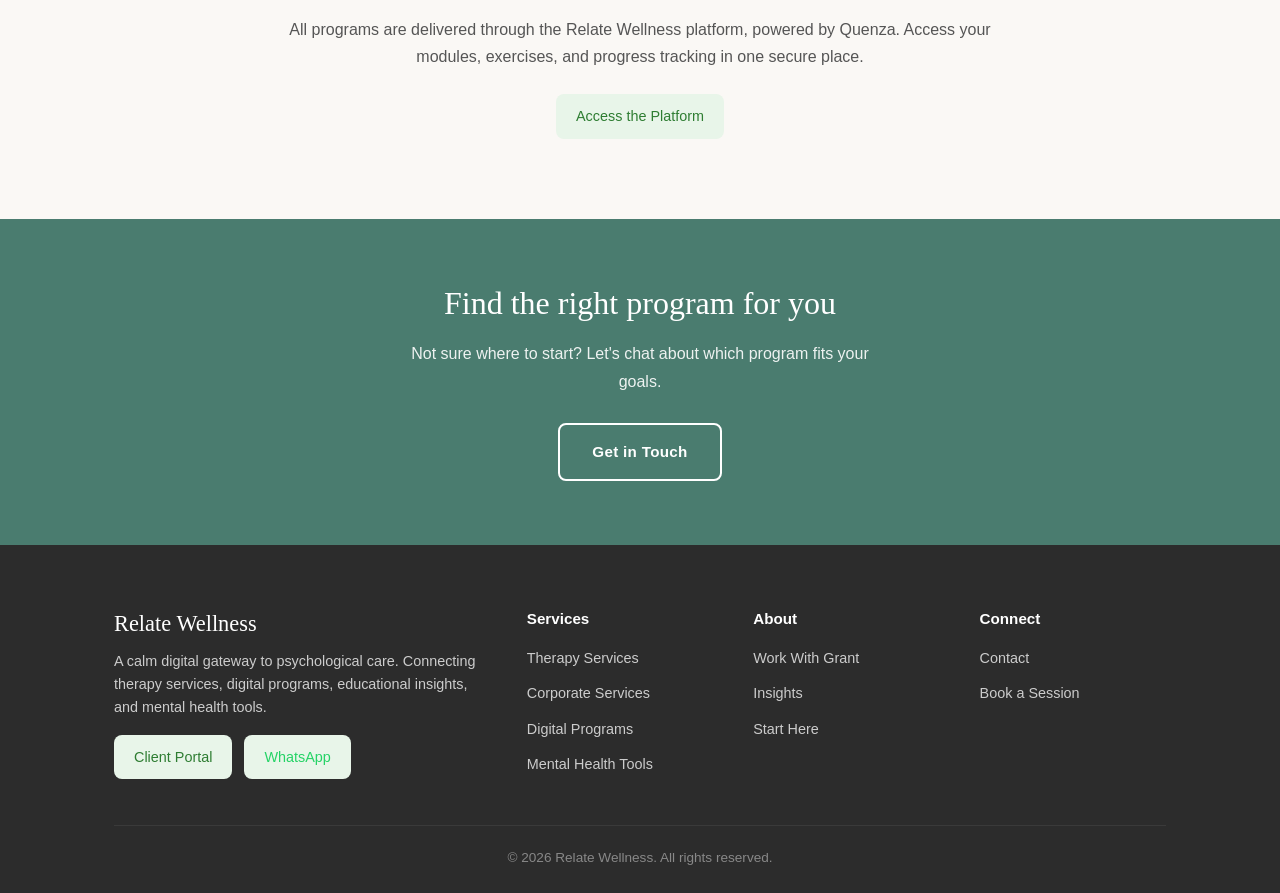
<file: programs.html>
<!DOCTYPE html>
<html lang="en">
<head>
  <meta charset="UTF-8">
  <meta name="viewport" content="width=device-width, initial-scale=1.0">
  <title>Digital Programs — Relate Wellness</title>
  <meta name="description" content="Self-paced digital programs for burnout recovery, emotional awareness, self-identity, and self-compassion. Psychologist-designed and evidence-based.">
  <link rel="canonical" href="https://relatewellness.com/programs.html">
  <meta property="og:title" content="Digital Programs — Relate Wellness">
  <meta property="og:description" content="Self-paced digital programs for burnout recovery, emotional awareness, self-identity, and self-compassion.">
  <meta property="og:type" content="website">
  <meta property="og:url" content="https://relatewellness.com/programs.html">
  <meta property="og:site_name" content="Relate Wellness">
  <meta name="theme-color" content="#4a7c6f">
  <link rel="preconnect" href="https://plausible.io">
  <link rel="stylesheet" href="css/styles.css">
  <script defer data-domain="relatewellness.com" src="https://plausible.io/js/script.js"></script>
  <script>window.plausible = window.plausible || function() { (window.plausible.q = window.plausible.q || []).push(arguments) }</script>
</head>
<body>

  <a href="#main-content" class="skip-link">Skip to content</a>

  <div id="site-header">
    <header class="site-header">
      <div class="header-container">
        <a href="index.html" class="logo">Relate <span>Wellness</span></a>
        <button class="nav-toggle" aria-label="Toggle navigation"><span></span><span></span><span></span></button>
        <ul class="nav-links">
          <li><a href="work-with-grant.html">Work With Grant</a></li>
          <li><a href="therapy-services.html">Therapy</a></li>
          <li><a href="corporate-services.html">Corporate</a></li>
          <li><a href="programs.html">Programs</a></li>
          <li><a href="tools.html">Tools</a></li>
          <li><a href="insights.html">Insights</a></li>
          <li><a href="start-here.html">Start Here</a></li>
          <li><a href="contact.html" class="nav-cta">Book a Session</a></li>
        </ul>
      </div>
    </header>
  </div>

  <main id="main-content">
  <div class="page-header">
    <div class="container">
      <h1>Digital Programs</h1>
      <p>Structured, self-paced programs designed to build resilience, self-awareness, and emotional regulation.</p>
    </div>
  </div>

  <!-- Overview -->
  <section>
    <div class="container">
      <div class="split">
        <div class="split-content fade-in">
          <h2>Guided growth at your own pace</h2>
          <p>Our digital programs bring the structure and depth of clinical psychology into a flexible, self-paced format. Each program is designed by a registered psychologist and delivered through the Relate Wellness platform.</p>
          <p>Whether you're rebuilding after burnout, exploring your emotional patterns, or developing self-compassion, there's a program designed for where you are right now.</p>
          <ul>
            <li>Psychologist-designed content and exercises</li>
            <li>Work at your own pace with structured modules</li>
            <li>Optional therapist support alongside the program</li>
            <li>Evidence-based tools and reflective activities</li>
          </ul>
        </div>
        <div class="split-image fade-in">[Image placeholder]</div>
      </div>
    </div>
  </section>

  <!-- Programs -->
  <section class="bg-cream">
    <div class="container">
      <div class="section-title">
        <h2>Our programs</h2>
        <p>Four evidence-based programs targeting different aspects of psychological wellbeing.</p>
      </div>
      <div class="card-grid card-grid-2">

        <!-- ProgramCard: STRONG AGAIN -->
        <div class="program-card card fade-in">
          <div class="program-card-header">
            <div class="card-icon program-card-icon">&#9889;</div>
            <div>
              <h3>STRONG AGAIN</h3>
              <span class="program-tag program-tag-burnout">Burnout Recovery</span>
            </div>
          </div>
          <p>A structured 8-module program designed for professionals experiencing burnout. Rebuild your energy, re-establish boundaries, and rediscover purpose through evidence-based strategies grounded in clinical psychology.</p>
          <ul class="program-modules">
            <li>Understanding burnout: beyond just being tired</li>
            <li>Mapping your stress patterns and triggers</li>
            <li>Restoring physical and emotional energy</li>
            <li>Rebuilding boundaries that protect your wellbeing</li>
            <li>Reconnecting with values and purpose</li>
          </ul>
          <div class="program-meta">
            <span class="program-detail">8 modules</span>
            <span class="program-detail">Self-paced</span>
            <span class="program-detail">6-10 weeks</span>
          </div>
          <a href="contact.html" class="btn btn-primary">Enrol Now</a>
        </div>

        <!-- ProgramCard: Vibe Check -->
        <div class="program-card card fade-in">
          <div class="program-card-header">
            <div class="card-icon program-card-icon">&#9786;</div>
            <div>
              <h3>Vibe Check</h3>
              <span class="program-tag program-tag-awareness">Emotional Awareness</span>
            </div>
          </div>
          <p>A reflective program for young adults and anyone wanting to better understand their emotional landscape. Learn to identify, name, and regulate emotions through practical exercises and guided reflection.</p>
          <ul class="program-modules">
            <li>Building your emotional vocabulary</li>
            <li>Understanding emotional triggers and patterns</li>
            <li>Practical regulation strategies for daily life</li>
            <li>Developing emotional resilience</li>
            <li>Creating sustainable self-care routines</li>
          </ul>
          <div class="program-meta">
            <span class="program-detail">6 modules</span>
            <span class="program-detail">Self-paced</span>
            <span class="program-detail">4-6 weeks</span>
          </div>
          <a href="contact.html" class="btn btn-primary">Enrol Now</a>
        </div>

        <!-- ProgramCard: Finding Me -->
        <div class="program-card card fade-in">
          <div class="program-card-header">
            <div class="card-icon program-card-icon">&#9670;</div>
            <div>
              <h3>Finding Me</h3>
              <span class="program-tag program-tag-identity">Self-Identity</span>
            </div>
          </div>
          <p>A deep-dive program for those in life transitions — career changes, relationship shifts, or simply feeling disconnected from who they are. Explore your values, schemas, and personal narrative to build a clearer sense of self.</p>
          <ul class="program-modules">
            <li>Exploring your personal narrative and life story</li>
            <li>Identifying core values and what matters most</li>
            <li>Understanding your schema patterns</li>
            <li>Navigating identity during transitions</li>
            <li>Building a values-aligned life direction</li>
          </ul>
          <div class="program-meta">
            <span class="program-detail">8 modules</span>
            <span class="program-detail">Self-paced</span>
            <span class="program-detail">6-10 weeks</span>
          </div>
          <a href="contact.html" class="btn btn-primary">Enrol Now</a>
        </div>

        <!-- ProgramCard: Self Compassion -->
        <div class="program-card card fade-in">
          <div class="program-card-header">
            <div class="card-icon program-card-icon">&#9825;</div>
            <div>
              <h3>Self Compassion</h3>
              <span class="program-tag program-tag-compassion">Inner Kindness</span>
            </div>
          </div>
          <p>A program rooted in compassion-focused therapy for those who are hard on themselves. Learn to replace self-criticism with self-compassion through structured exercises, mindfulness practices, and psychological education.</p>
          <ul class="program-modules">
            <li>Understanding your inner critic and its origins</li>
            <li>The science of self-compassion and its benefits</li>
            <li>Compassionate mind training exercises</li>
            <li>Mindfulness and self-soothing practices</li>
            <li>Building lasting self-compassion habits</li>
          </ul>
          <div class="program-meta">
            <span class="program-detail">6 modules</span>
            <span class="program-detail">Self-paced</span>
            <span class="program-detail">4-8 weeks</span>
          </div>
          <a href="contact.html" class="btn btn-primary">Enrol Now</a>
        </div>

      </div>
    </div>
  </section>

  <!-- How Programs Work -->
  <section>
    <div class="container">
      <div class="section-title">
        <h2>How programs work</h2>
      </div>
      <div class="card-grid card-grid-3">
        <div class="card fade-in" style="text-align: center;">
          <div class="card-icon" style="margin: 0 auto 20px;">&#9997;</div>
          <h3>Enrol</h3>
          <p>Choose a program that fits your goals and gain immediate access through the Relate Wellness platform.</p>
        </div>
        <div class="card fade-in" style="text-align: center;">
          <div class="card-icon" style="margin: 0 auto 20px;">&#128218;</div>
          <h3>Learn &amp; Reflect</h3>
          <p>Work through structured modules at your own pace. Each module includes psychoeducation, exercises, and reflective activities.</p>
        </div>
        <div class="card fade-in" style="text-align: center;">
          <div class="card-icon" style="margin: 0 auto 20px;">&#127793;</div>
          <h3>Grow</h3>
          <p>Apply what you learn to your daily life. Track your progress and, if you choose, connect with a therapist for additional support.</p>
        </div>
      </div>
    </div>
  </section>

  <!-- Platform Access -->
  <section class="bg-cream">
    <div class="container">
      <div class="container-narrow" style="text-align: center;">
        <div class="fade-in">
          <h2>Delivered on our platform</h2>
          <p>All programs are delivered through the Relate Wellness platform, powered by Quenza. Access your modules, exercises, and progress tracking in one secure place.</p>
          <div class="platform-links" style="justify-content: center; margin-top: 24px;">
            <a href="#" class="platform-link platform-link-quenza" data-track="quenza" target="_blank" rel="noopener noreferrer">Access the Platform</a>
          </div>
        </div>
      </div>
    </div>
  </section>

  <!-- CTA -->
  <section class="cta-banner">
    <div class="container">
      <h2>Find the right program for you</h2>
      <p>Not sure where to start? Let's chat about which program fits your goals.</p>
      <a href="contact.html" class="btn btn-outline-light">Get in Touch</a>
    </div>
  </section>

  </main>

  <!-- Footer -->
  <div id="site-footer">
    <footer class="site-footer">
      <div class="container">
        <div class="footer-grid">
          <div class="footer-brand"><h3>Relate Wellness</h3><p>A calm digital gateway to psychological care. Connecting therapy services, digital programs, educational insights, and mental health tools.</p></div>
          <div class="footer-col"><h4>Services</h4><ul><li><a href="therapy-services.html">Therapy Services</a></li><li><a href="corporate-services.html">Corporate Services</a></li><li><a href="programs.html">Digital Programs</a></li><li><a href="tools.html">Mental Health Tools</a></li></ul></div>
          <div class="footer-col"><h4>About</h4><ul><li><a href="work-with-grant.html">Work With Grant</a></li><li><a href="insights.html">Insights</a></li><li><a href="start-here.html">Start Here</a></li></ul></div>
          <div class="footer-col"><h4>Connect</h4><ul><li><a href="contact.html">Contact</a></li><li><a href="contact.html">Book a Session</a></li></ul></div>
        </div>
        <div class="footer-bottom"><p>&copy; 2026 Relate Wellness. All rights reserved.</p></div>
      </div>
    </footer>
  </div>

  <script src="js/main.js"></script>
</body>
</html>
</file>
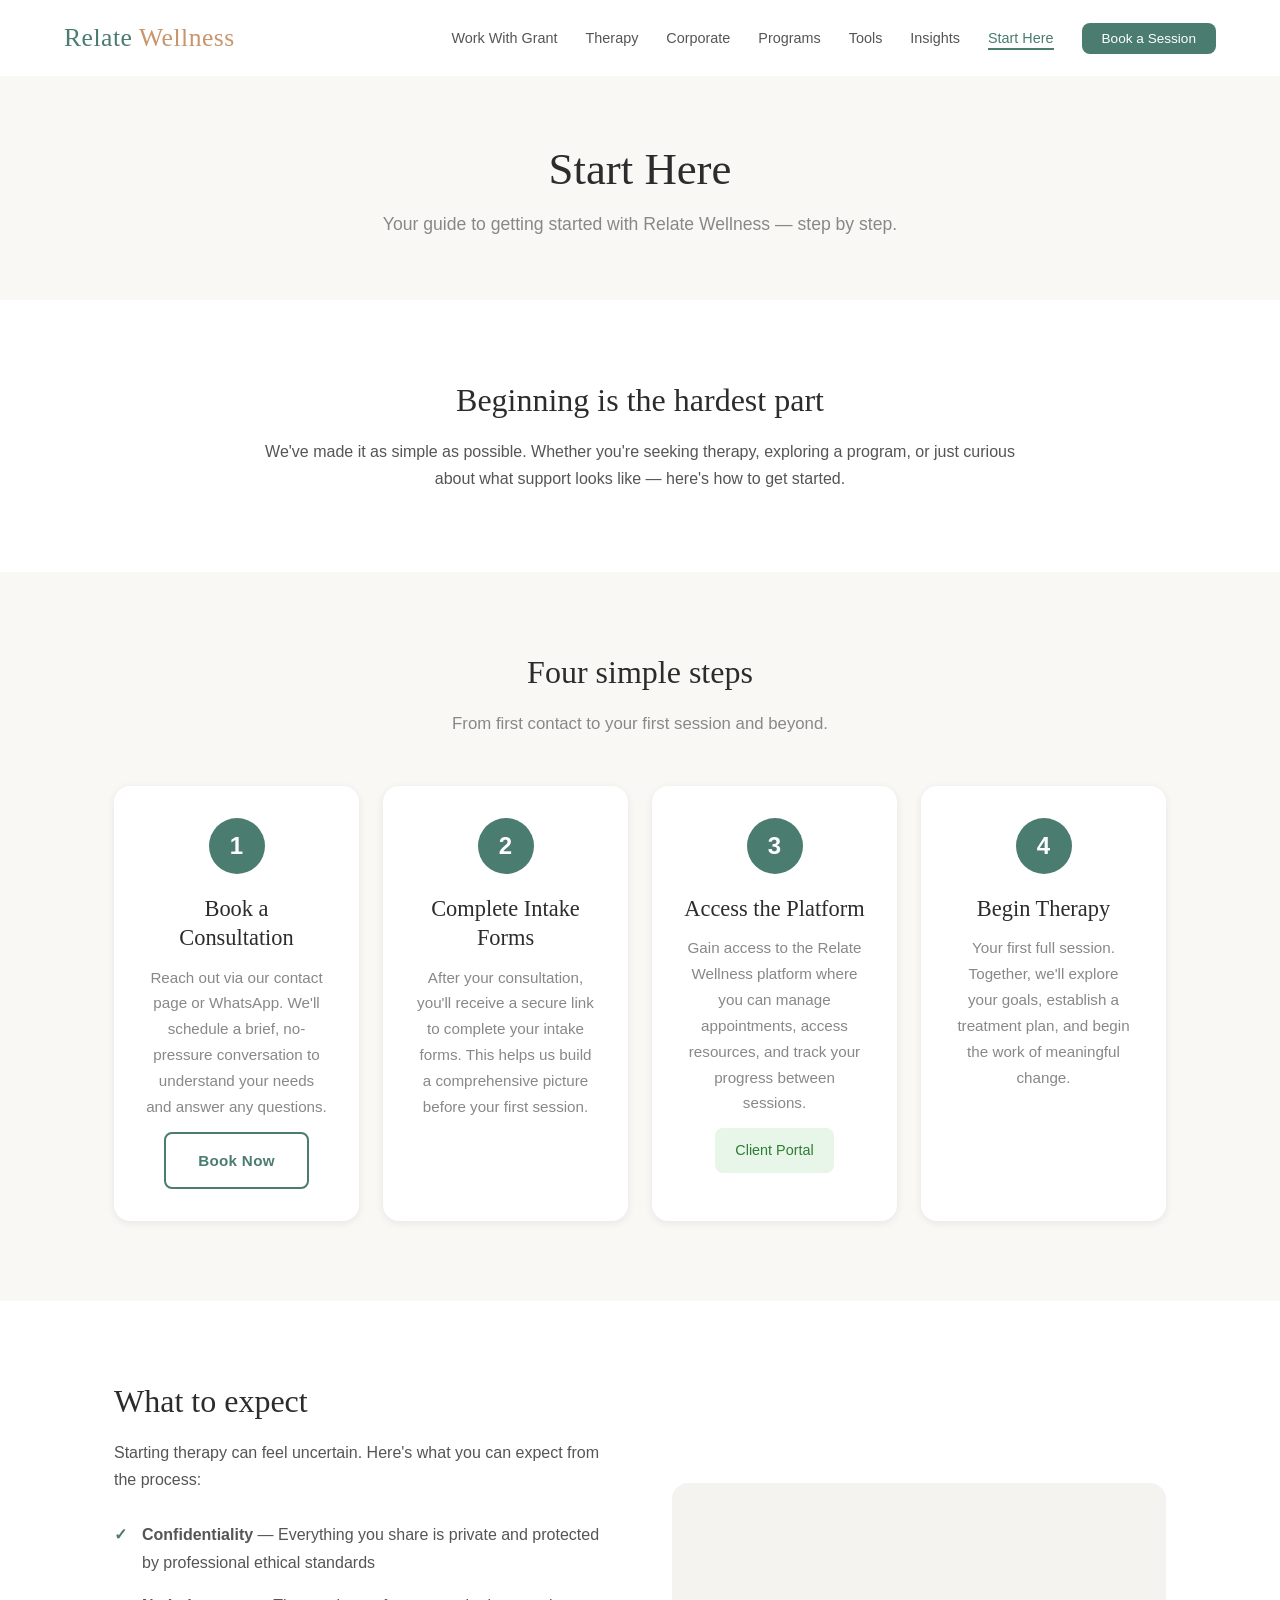
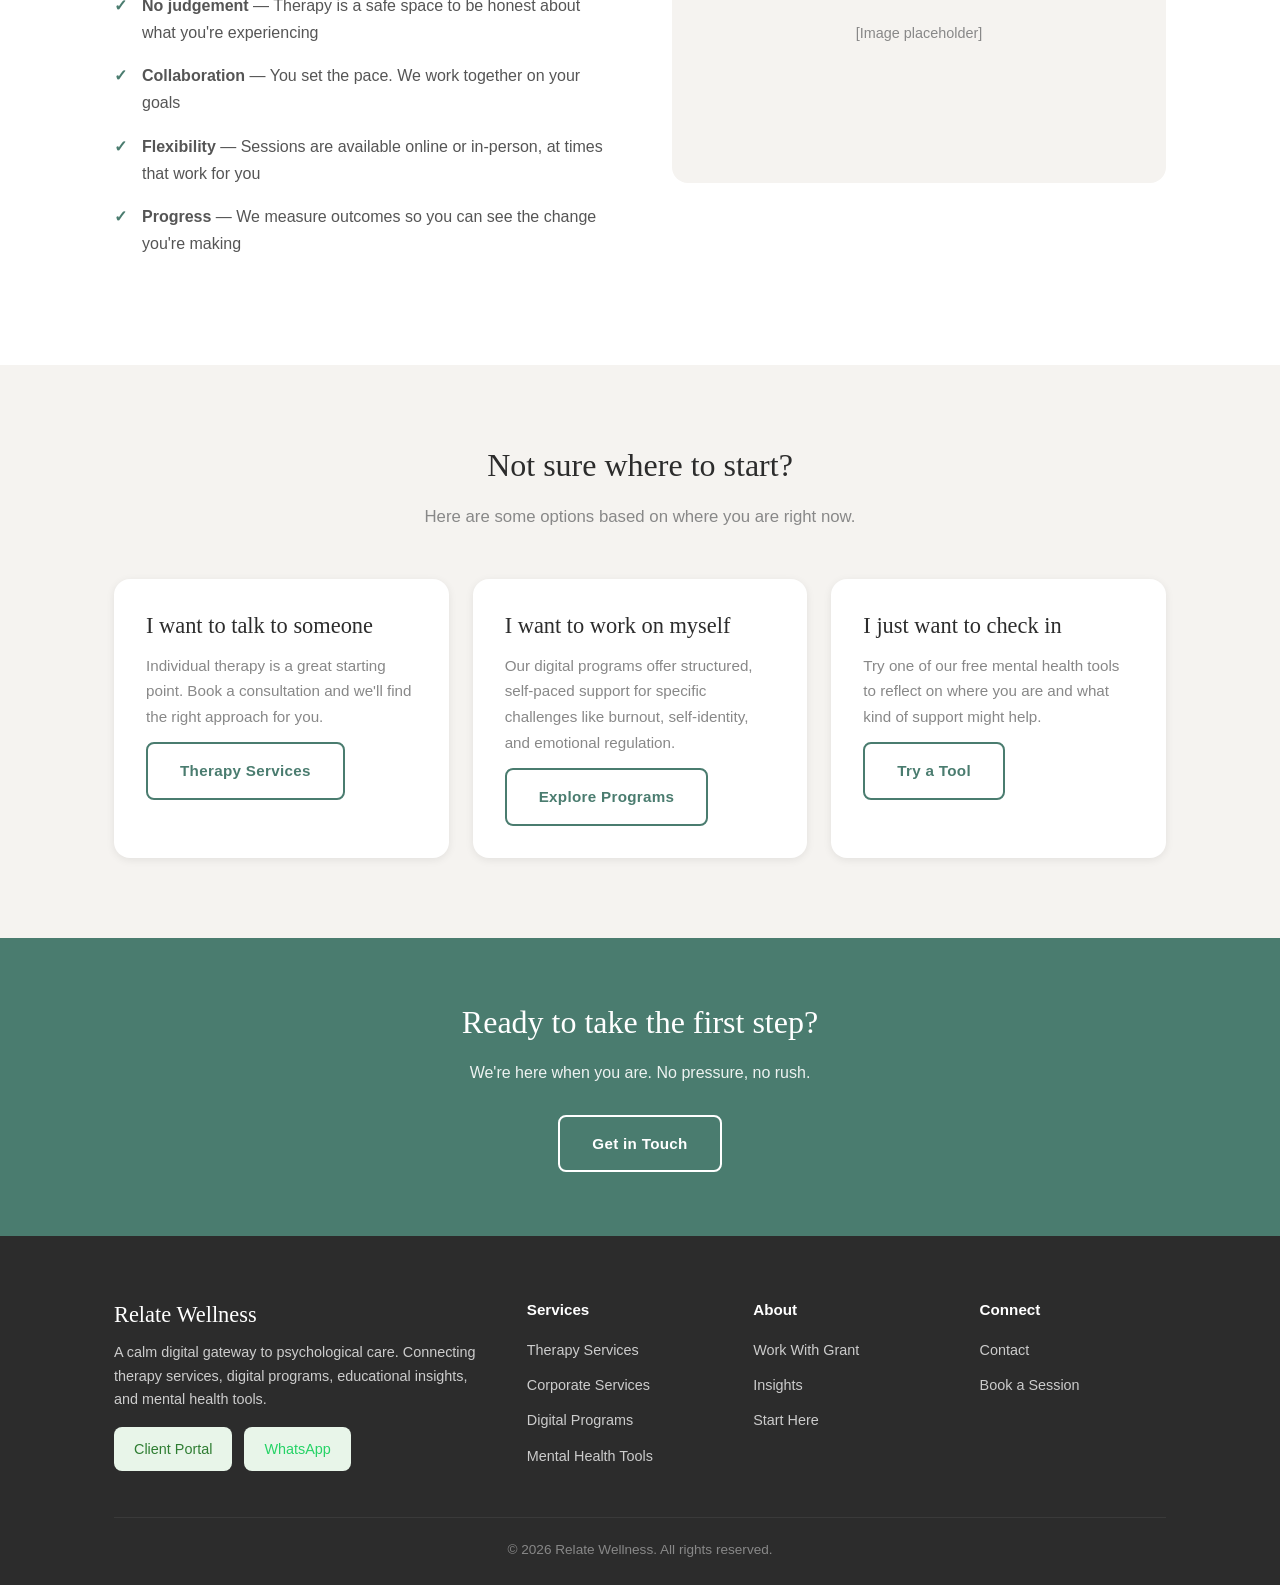
<file: start-here.html>
<!DOCTYPE html>
<html lang="en">
<head>
  <meta charset="UTF-8">
  <meta name="viewport" content="width=device-width, initial-scale=1.0">
  <title>Start Here — Relate Wellness</title>
  <meta name="description" content="Not sure where to start? Find the right pathway to psychological care — therapy, digital programs, or self-guided tools — based on where you are right now.">
  <link rel="canonical" href="https://relatewellness.com/start-here.html">
  <meta property="og:title" content="Start Here — Relate Wellness">
  <meta property="og:description" content="Find the right pathway to psychological care based on where you are right now.">
  <meta property="og:type" content="website">
  <meta property="og:url" content="https://relatewellness.com/start-here.html">
  <meta property="og:site_name" content="Relate Wellness">
  <meta name="theme-color" content="#4a7c6f">
  <link rel="preconnect" href="https://plausible.io">
  <link rel="stylesheet" href="css/styles.css">
  <script defer data-domain="relatewellness.com" src="https://plausible.io/js/script.js"></script>
  <script>window.plausible = window.plausible || function() { (window.plausible.q = window.plausible.q || []).push(arguments) }</script>
</head>
<body>

  <a href="#main-content" class="skip-link">Skip to content</a>

  <div id="site-header">
    <header class="site-header">
      <div class="header-container">
        <a href="index.html" class="logo">Relate <span>Wellness</span></a>
        <button class="nav-toggle" aria-label="Toggle navigation"><span></span><span></span><span></span></button>
        <ul class="nav-links">
          <li><a href="work-with-grant.html">Work With Grant</a></li>
          <li><a href="therapy-services.html">Therapy</a></li>
          <li><a href="corporate-services.html">Corporate</a></li>
          <li><a href="programs.html">Programs</a></li>
          <li><a href="tools.html">Tools</a></li>
          <li><a href="insights.html">Insights</a></li>
          <li><a href="start-here.html">Start Here</a></li>
          <li><a href="contact.html" class="nav-cta">Book a Session</a></li>
        </ul>
      </div>
    </header>
  </div>

  <main id="main-content">
  <div class="page-header">
    <div class="container">
      <h1>Start Here</h1>
      <p>Your guide to getting started with Relate Wellness — step by step.</p>
    </div>
  </div>

  <!-- Intro -->
  <section>
    <div class="container">
      <div class="container-narrow" style="text-align: center;">
        <div class="fade-in">
          <h2>Beginning is the hardest part</h2>
          <p>We've made it as simple as possible. Whether you're seeking therapy, exploring a program, or just curious about what support looks like — here's how to get started.</p>
        </div>
      </div>
    </div>
  </section>

  <!-- Onboarding Steps -->
  <section class="bg-cream">
    <div class="container">
      <div class="section-title">
        <h2>Four simple steps</h2>
        <p>From first contact to your first session and beyond.</p>
      </div>
      <div class="card-grid card-grid-4">
        <div class="card fade-in" style="text-align: center;">
          <div class="card-icon" style="margin: 0 auto 20px; background: var(--primary); color: var(--white); font-weight: 700;">1</div>
          <h3>Book a Consultation</h3>
          <p>Reach out via our contact page or WhatsApp. We'll schedule a brief, no-pressure conversation to understand your needs and answer any questions.</p>
          <a href="contact.html" class="btn btn-outline" style="margin-top: 12px;">Book Now</a>
        </div>
        <div class="card fade-in" style="text-align: center;">
          <div class="card-icon" style="margin: 0 auto 20px; background: var(--primary); color: var(--white); font-weight: 700;">2</div>
          <h3>Complete Intake Forms</h3>
          <p>After your consultation, you'll receive a secure link to complete your intake forms. This helps us build a comprehensive picture before your first session.</p>
        </div>
        <div class="card fade-in" style="text-align: center;">
          <div class="card-icon" style="margin: 0 auto 20px; background: var(--primary); color: var(--white); font-weight: 700;">3</div>
          <h3>Access the Platform</h3>
          <p>Gain access to the Relate Wellness platform where you can manage appointments, access resources, and track your progress between sessions.</p>
          <a href="#" class="platform-link platform-link-quenza" data-track="quenza" target="_blank" rel="noopener noreferrer" style="margin-top: 12px;">Client Portal</a>
        </div>
        <div class="card fade-in" style="text-align: center;">
          <div class="card-icon" style="margin: 0 auto 20px; background: var(--primary); color: var(--white); font-weight: 700;">4</div>
          <h3>Begin Therapy</h3>
          <p>Your first full session. Together, we'll explore your goals, establish a treatment plan, and begin the work of meaningful change.</p>
        </div>
      </div>
    </div>
  </section>

  <!-- What to Expect -->
  <section>
    <div class="container">
      <div class="split">
        <div class="split-content fade-in">
          <h2>What to expect</h2>
          <p>Starting therapy can feel uncertain. Here's what you can expect from the process:</p>
          <ul>
            <li><strong>Confidentiality</strong> — Everything you share is private and protected by professional ethical standards</li>
            <li><strong>No judgement</strong> — Therapy is a safe space to be honest about what you're experiencing</li>
            <li><strong>Collaboration</strong> — You set the pace. We work together on your goals</li>
            <li><strong>Flexibility</strong> — Sessions are available online or in-person, at times that work for you</li>
            <li><strong>Progress</strong> — We measure outcomes so you can see the change you're making</li>
          </ul>
        </div>
        <div class="split-image fade-in">[Image placeholder]</div>
      </div>
    </div>
  </section>

  <!-- Not Sure? -->
  <section class="bg-gray">
    <div class="container">
      <div class="section-title">
        <h2>Not sure where to start?</h2>
        <p>Here are some options based on where you are right now.</p>
      </div>
      <div class="card-grid card-grid-3">
        <div class="card fade-in">
          <h3>I want to talk to someone</h3>
          <p>Individual therapy is a great starting point. Book a consultation and we'll find the right approach for you.</p>
          <a href="therapy-services.html" class="btn btn-outline" style="margin-top: 12px;">Therapy Services</a>
        </div>
        <div class="card fade-in">
          <h3>I want to work on myself</h3>
          <p>Our digital programs offer structured, self-paced support for specific challenges like burnout, self-identity, and emotional regulation.</p>
          <a href="programs.html" class="btn btn-outline" style="margin-top: 12px;">Explore Programs</a>
        </div>
        <div class="card fade-in">
          <h3>I just want to check in</h3>
          <p>Try one of our free mental health tools to reflect on where you are and what kind of support might help.</p>
          <a href="tools.html" class="btn btn-outline" style="margin-top: 12px;">Try a Tool</a>
        </div>
      </div>
    </div>
  </section>

  <!-- CTA -->
  <section class="cta-banner">
    <div class="container">
      <h2>Ready to take the first step?</h2>
      <p>We're here when you are. No pressure, no rush.</p>
      <a href="contact.html" class="btn btn-outline-light">Get in Touch</a>
    </div>
  </section>

  </main>

  <!-- Footer -->
  <div id="site-footer">
    <footer class="site-footer">
      <div class="container">
        <div class="footer-grid">
          <div class="footer-brand"><h3>Relate Wellness</h3><p>A calm digital gateway to psychological care. Connecting therapy services, digital programs, educational insights, and mental health tools.</p></div>
          <div class="footer-col"><h4>Services</h4><ul><li><a href="therapy-services.html">Therapy Services</a></li><li><a href="corporate-services.html">Corporate Services</a></li><li><a href="programs.html">Digital Programs</a></li><li><a href="tools.html">Mental Health Tools</a></li></ul></div>
          <div class="footer-col"><h4>About</h4><ul><li><a href="work-with-grant.html">Work With Grant</a></li><li><a href="insights.html">Insights</a></li><li><a href="start-here.html">Start Here</a></li></ul></div>
          <div class="footer-col"><h4>Connect</h4><ul><li><a href="contact.html">Contact</a></li><li><a href="contact.html">Book a Session</a></li></ul></div>
        </div>
        <div class="footer-bottom"><p>&copy; 2026 Relate Wellness. All rights reserved.</p></div>
      </div>
    </footer>
  </div>

  <script src="js/main.js"></script>
</body>
</html>
</file>
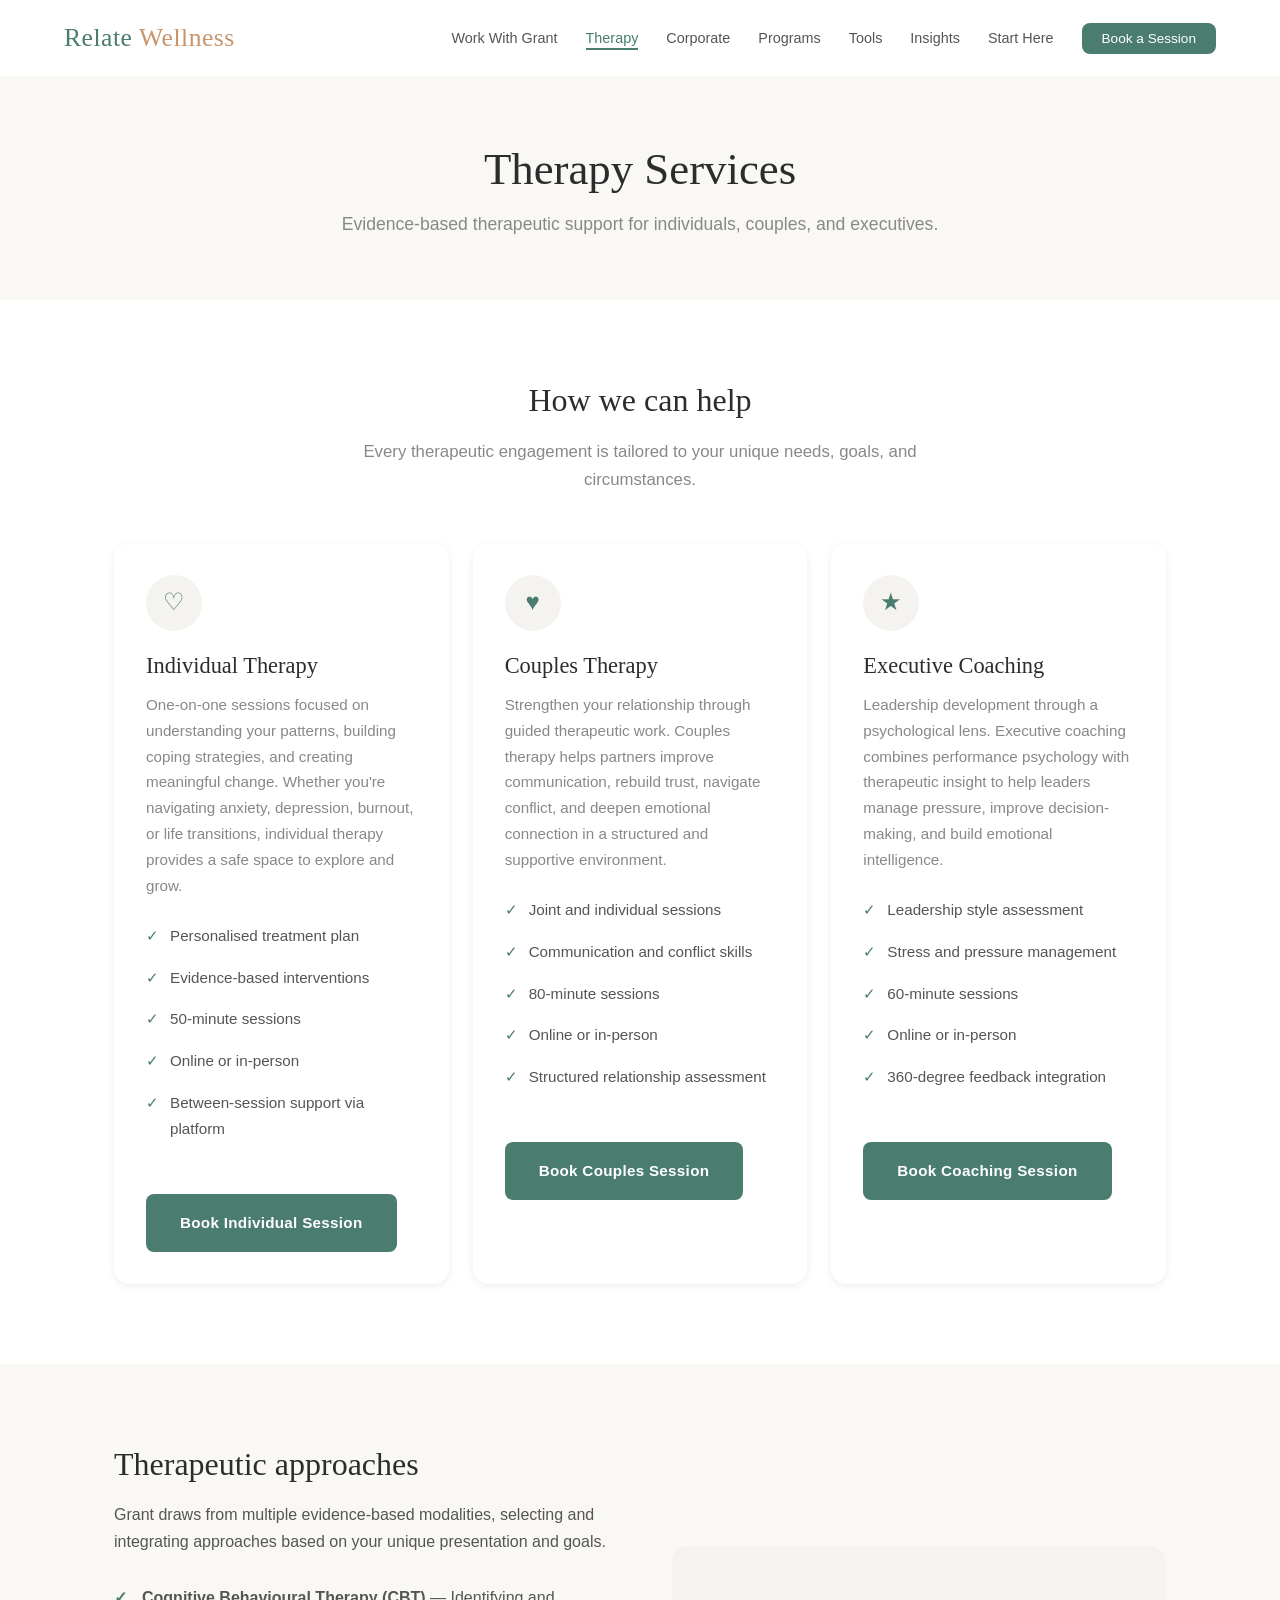
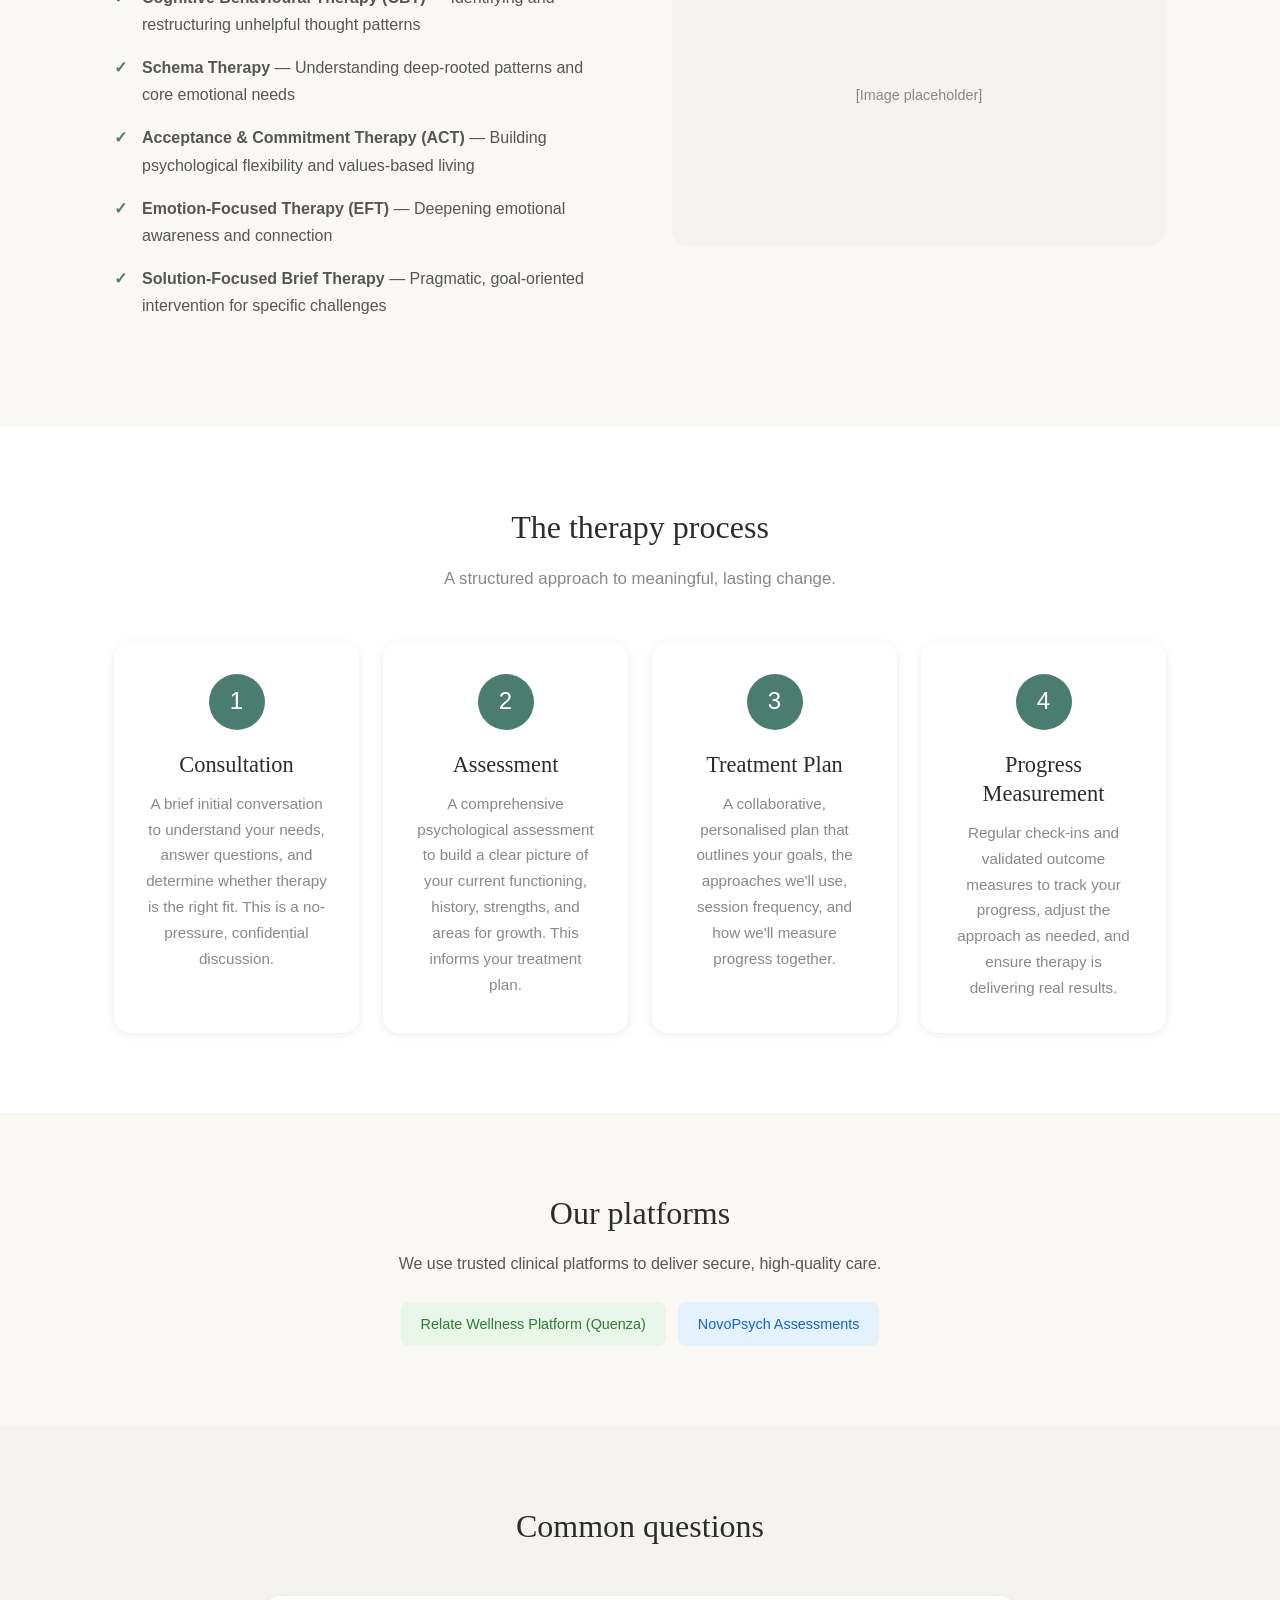
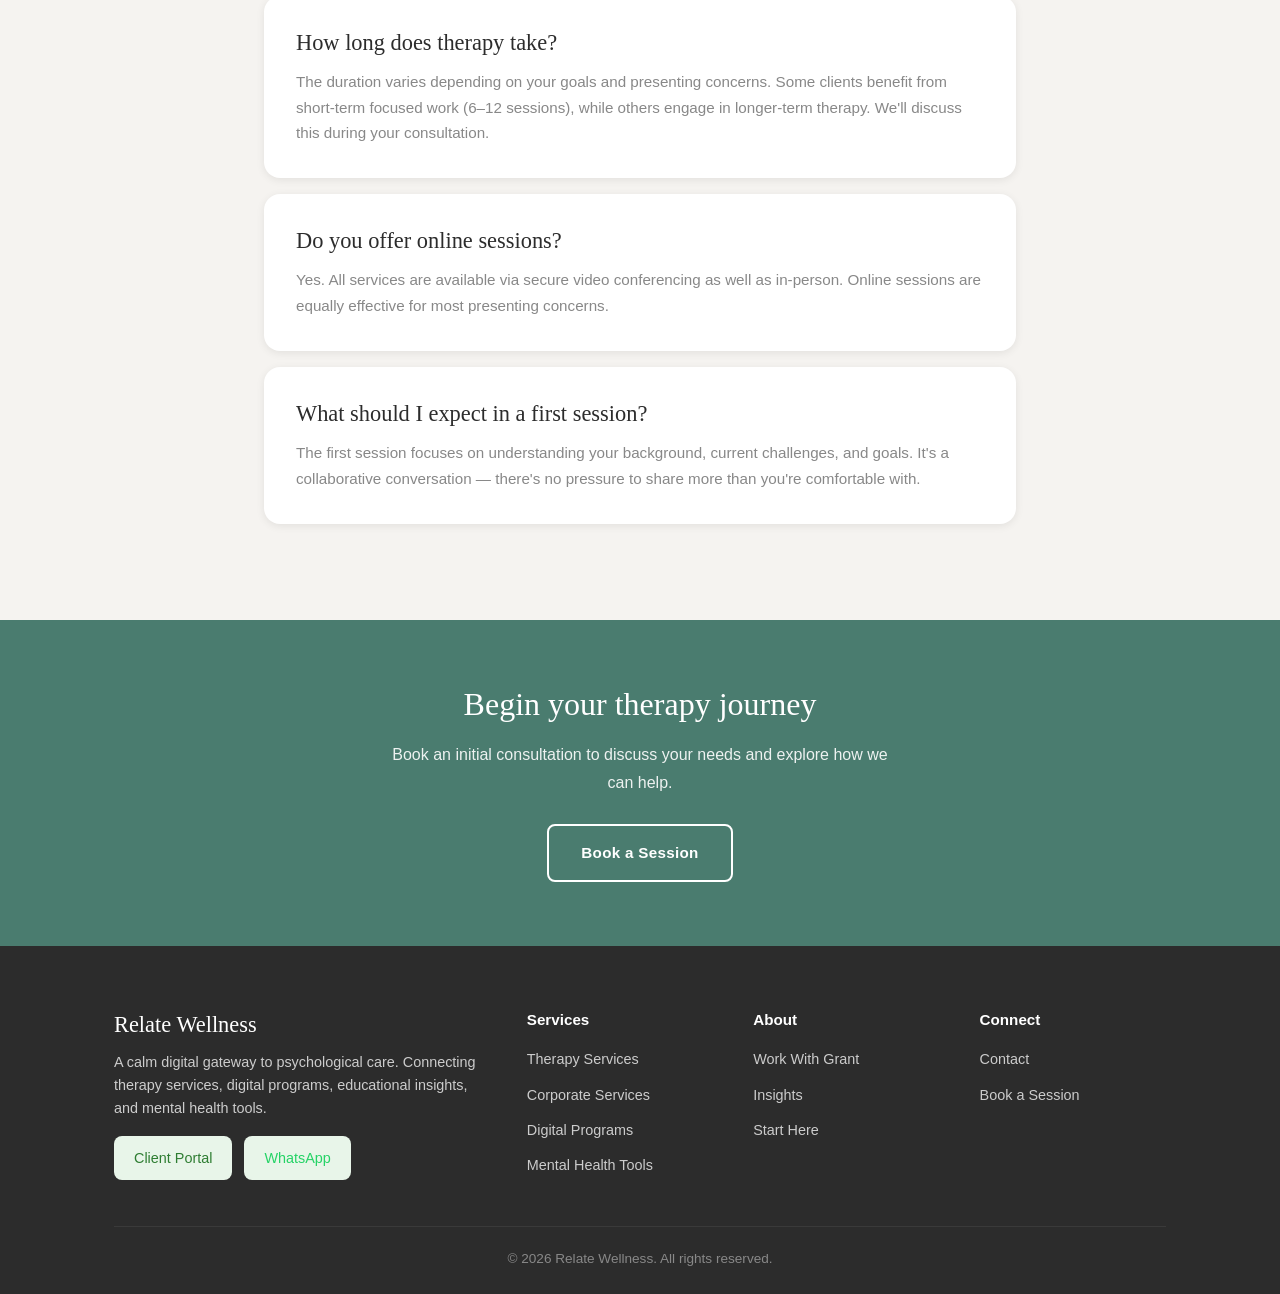
<file: therapy-services.html>
<!DOCTYPE html>
<html lang="en">
<head>
  <meta charset="UTF-8">
  <meta name="viewport" content="width=device-width, initial-scale=1.0">
  <title>Therapy Services — Relate Wellness</title>
  <meta name="description" content="Individual therapy, couples therapy, and executive coaching with a registered psychologist. Evidence-based approaches including schema therapy, CBT, and ACT.">
  <link rel="canonical" href="https://relatewellness.com/therapy-services.html">
  <meta property="og:title" content="Therapy Services — Relate Wellness">
  <meta property="og:description" content="Individual therapy, couples therapy, and executive coaching with a registered psychologist.">
  <meta property="og:type" content="website">
  <meta property="og:url" content="https://relatewellness.com/therapy-services.html">
  <meta property="og:site_name" content="Relate Wellness">
  <meta name="theme-color" content="#4a7c6f">
  <link rel="preconnect" href="https://plausible.io">
  <link rel="stylesheet" href="css/styles.css">
  <script defer data-domain="relatewellness.com" src="https://plausible.io/js/script.js"></script>
  <script>window.plausible = window.plausible || function() { (window.plausible.q = window.plausible.q || []).push(arguments) }</script>
</head>
<body>

  <a href="#main-content" class="skip-link">Skip to content</a>

  <div id="site-header">
    <header class="site-header">
      <div class="header-container">
        <a href="index.html" class="logo">Relate <span>Wellness</span></a>
        <button class="nav-toggle" aria-label="Toggle navigation"><span></span><span></span><span></span></button>
        <ul class="nav-links">
          <li><a href="work-with-grant.html">Work With Grant</a></li>
          <li><a href="therapy-services.html">Therapy</a></li>
          <li><a href="corporate-services.html">Corporate</a></li>
          <li><a href="programs.html">Programs</a></li>
          <li><a href="tools.html">Tools</a></li>
          <li><a href="insights.html">Insights</a></li>
          <li><a href="start-here.html">Start Here</a></li>
          <li><a href="contact.html" class="nav-cta">Book a Session</a></li>
        </ul>
      </div>
    </header>
  </div>

  <main id="main-content">
  <div class="page-header">
    <div class="container">
      <h1>Therapy Services</h1>
      <p>Evidence-based therapeutic support for individuals, couples, and executives.</p>
    </div>
  </div>

  <!-- Service Overview -->
  <section>
    <div class="container">
      <div class="section-title">
        <h2>How we can help</h2>
        <p>Every therapeutic engagement is tailored to your unique needs, goals, and circumstances.</p>
      </div>
      <div class="card-grid card-grid-3">
        <div class="card fade-in">
          <div class="card-icon">&#9825;</div>
          <h3>Individual Therapy</h3>
          <p>One-on-one sessions focused on understanding your patterns, building coping strategies, and creating meaningful change. Whether you're navigating anxiety, depression, burnout, or life transitions, individual therapy provides a safe space to explore and grow.</p>
          <ul class="pricing-features" style="margin-top: 16px;">
            <li>Personalised treatment plan</li>
            <li>Evidence-based interventions</li>
            <li>50-minute sessions</li>
            <li>Online or in-person</li>
            <li>Between-session support via platform</li>
          </ul>
          <a href="contact.html" class="btn btn-primary">Book Individual Session</a>
        </div>
        <div class="card fade-in">
          <div class="card-icon">&#9829;</div>
          <h3>Couples Therapy</h3>
          <p>Strengthen your relationship through guided therapeutic work. Couples therapy helps partners improve communication, rebuild trust, navigate conflict, and deepen emotional connection in a structured and supportive environment.</p>
          <ul class="pricing-features" style="margin-top: 16px;">
            <li>Joint and individual sessions</li>
            <li>Communication and conflict skills</li>
            <li>80-minute sessions</li>
            <li>Online or in-person</li>
            <li>Structured relationship assessment</li>
          </ul>
          <a href="contact.html" class="btn btn-primary">Book Couples Session</a>
        </div>
        <div class="card fade-in">
          <div class="card-icon">&#9733;</div>
          <h3>Executive Coaching</h3>
          <p>Leadership development through a psychological lens. Executive coaching combines performance psychology with therapeutic insight to help leaders manage pressure, improve decision-making, and build emotional intelligence.</p>
          <ul class="pricing-features" style="margin-top: 16px;">
            <li>Leadership style assessment</li>
            <li>Stress and pressure management</li>
            <li>60-minute sessions</li>
            <li>Online or in-person</li>
            <li>360-degree feedback integration</li>
          </ul>
          <a href="contact.html" class="btn btn-primary">Book Coaching Session</a>
        </div>
      </div>
    </div>
  </section>

  <!-- Therapeutic Approaches -->
  <section class="bg-cream">
    <div class="container">
      <div class="split">
        <div class="split-content fade-in">
          <h2>Therapeutic approaches</h2>
          <p>Grant draws from multiple evidence-based modalities, selecting and integrating approaches based on your unique presentation and goals.</p>
          <ul>
            <li><strong>Cognitive Behavioural Therapy (CBT)</strong> — Identifying and restructuring unhelpful thought patterns</li>
            <li><strong>Schema Therapy</strong> — Understanding deep-rooted patterns and core emotional needs</li>
            <li><strong>Acceptance &amp; Commitment Therapy (ACT)</strong> — Building psychological flexibility and values-based living</li>
            <li><strong>Emotion-Focused Therapy (EFT)</strong> — Deepening emotional awareness and connection</li>
            <li><strong>Solution-Focused Brief Therapy</strong> — Pragmatic, goal-oriented intervention for specific challenges</li>
          </ul>
        </div>
        <div class="split-image fade-in">[Image placeholder]</div>
      </div>
    </div>
  </section>

  <!-- The Therapy Process -->
  <section>
    <div class="container">
      <div class="section-title">
        <h2>The therapy process</h2>
        <p>A structured approach to meaningful, lasting change.</p>
      </div>
      <div class="card-grid card-grid-4">
        <div class="card fade-in" style="text-align: center;">
          <div class="card-icon" style="margin: 0 auto 20px; background: var(--primary); color: var(--white);">1</div>
          <h3>Consultation</h3>
          <p>A brief initial conversation to understand your needs, answer questions, and determine whether therapy is the right fit. This is a no-pressure, confidential discussion.</p>
        </div>
        <div class="card fade-in" style="text-align: center;">
          <div class="card-icon" style="margin: 0 auto 20px; background: var(--primary); color: var(--white);">2</div>
          <h3>Assessment</h3>
          <p>A comprehensive psychological assessment to build a clear picture of your current functioning, history, strengths, and areas for growth. This informs your treatment plan.</p>
        </div>
        <div class="card fade-in" style="text-align: center;">
          <div class="card-icon" style="margin: 0 auto 20px; background: var(--primary); color: var(--white);">3</div>
          <h3>Treatment Plan</h3>
          <p>A collaborative, personalised plan that outlines your goals, the approaches we'll use, session frequency, and how we'll measure progress together.</p>
        </div>
        <div class="card fade-in" style="text-align: center;">
          <div class="card-icon" style="margin: 0 auto 20px; background: var(--primary); color: var(--white);">4</div>
          <h3>Progress Measurement</h3>
          <p>Regular check-ins and validated outcome measures to track your progress, adjust the approach as needed, and ensure therapy is delivering real results.</p>
        </div>
      </div>
    </div>
  </section>

  <!-- Platform Access -->
  <section class="bg-cream">
    <div class="container">
      <div class="container-narrow" style="text-align: center;">
        <div class="fade-in">
          <h2>Our platforms</h2>
          <p>We use trusted clinical platforms to deliver secure, high-quality care.</p>
          <div class="platform-links" style="justify-content: center; margin-top: 24px;">
            <a href="#" class="platform-link platform-link-quenza" data-track="quenza" target="_blank" rel="noopener noreferrer">Relate Wellness Platform (Quenza)</a>
            <a href="#" class="platform-link platform-link-novopsych" data-track="novopsych" target="_blank" rel="noopener noreferrer">NovoPsych Assessments</a>
          </div>
        </div>
      </div>
    </div>
  </section>

  <!-- FAQ -->
  <section class="bg-gray">
    <div class="container">
      <div class="section-title">
        <h2>Common questions</h2>
      </div>
      <div class="container-narrow">
        <div class="card fade-in" style="margin-bottom: 16px;">
          <h3>How long does therapy take?</h3>
          <p>The duration varies depending on your goals and presenting concerns. Some clients benefit from short-term focused work (6–12 sessions), while others engage in longer-term therapy. We'll discuss this during your consultation.</p>
        </div>
        <div class="card fade-in" style="margin-bottom: 16px;">
          <h3>Do you offer online sessions?</h3>
          <p>Yes. All services are available via secure video conferencing as well as in-person. Online sessions are equally effective for most presenting concerns.</p>
        </div>
        <div class="card fade-in" style="margin-bottom: 16px;">
          <h3>What should I expect in a first session?</h3>
          <p>The first session focuses on understanding your background, current challenges, and goals. It's a collaborative conversation — there's no pressure to share more than you're comfortable with.</p>
        </div>
      </div>
    </div>
  </section>

  <!-- CTA -->
  <section class="cta-banner">
    <div class="container">
      <h2>Begin your therapy journey</h2>
      <p>Book an initial consultation to discuss your needs and explore how we can help.</p>
      <a href="contact.html" class="btn btn-outline-light">Book a Session</a>
    </div>
  </section>

  </main>

  <!-- Footer -->
  <div id="site-footer">
    <footer class="site-footer">
      <div class="container">
        <div class="footer-grid">
          <div class="footer-brand"><h3>Relate Wellness</h3><p>A calm digital gateway to psychological care. Connecting therapy services, digital programs, educational insights, and mental health tools.</p></div>
          <div class="footer-col"><h4>Services</h4><ul><li><a href="therapy-services.html">Therapy Services</a></li><li><a href="corporate-services.html">Corporate Services</a></li><li><a href="programs.html">Digital Programs</a></li><li><a href="tools.html">Mental Health Tools</a></li></ul></div>
          <div class="footer-col"><h4>About</h4><ul><li><a href="work-with-grant.html">Work With Grant</a></li><li><a href="insights.html">Insights</a></li><li><a href="start-here.html">Start Here</a></li></ul></div>
          <div class="footer-col"><h4>Connect</h4><ul><li><a href="contact.html">Contact</a></li><li><a href="contact.html">Book a Session</a></li></ul></div>
        </div>
        <div class="footer-bottom"><p>&copy; 2026 Relate Wellness. All rights reserved.</p></div>
      </div>
    </footer>
  </div>

  <script src="js/main.js"></script>
</body>
</html>
</file>
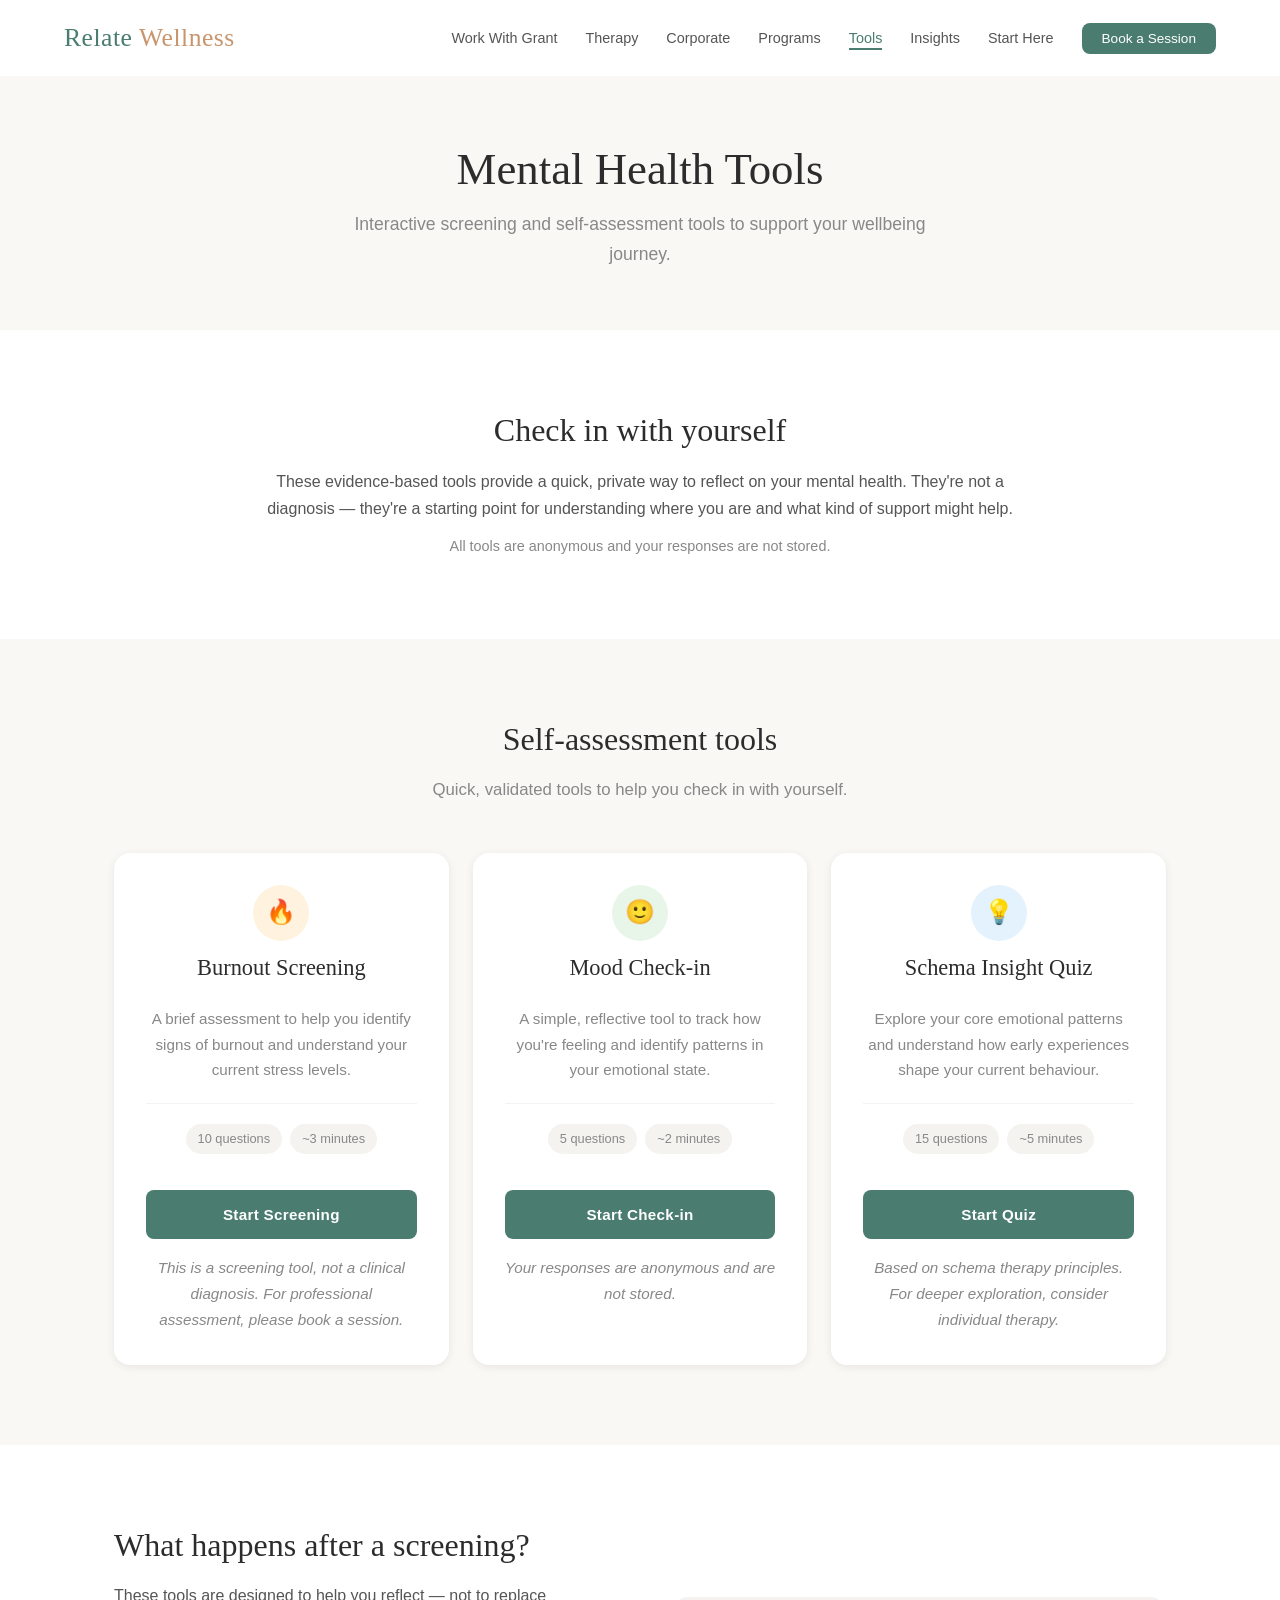
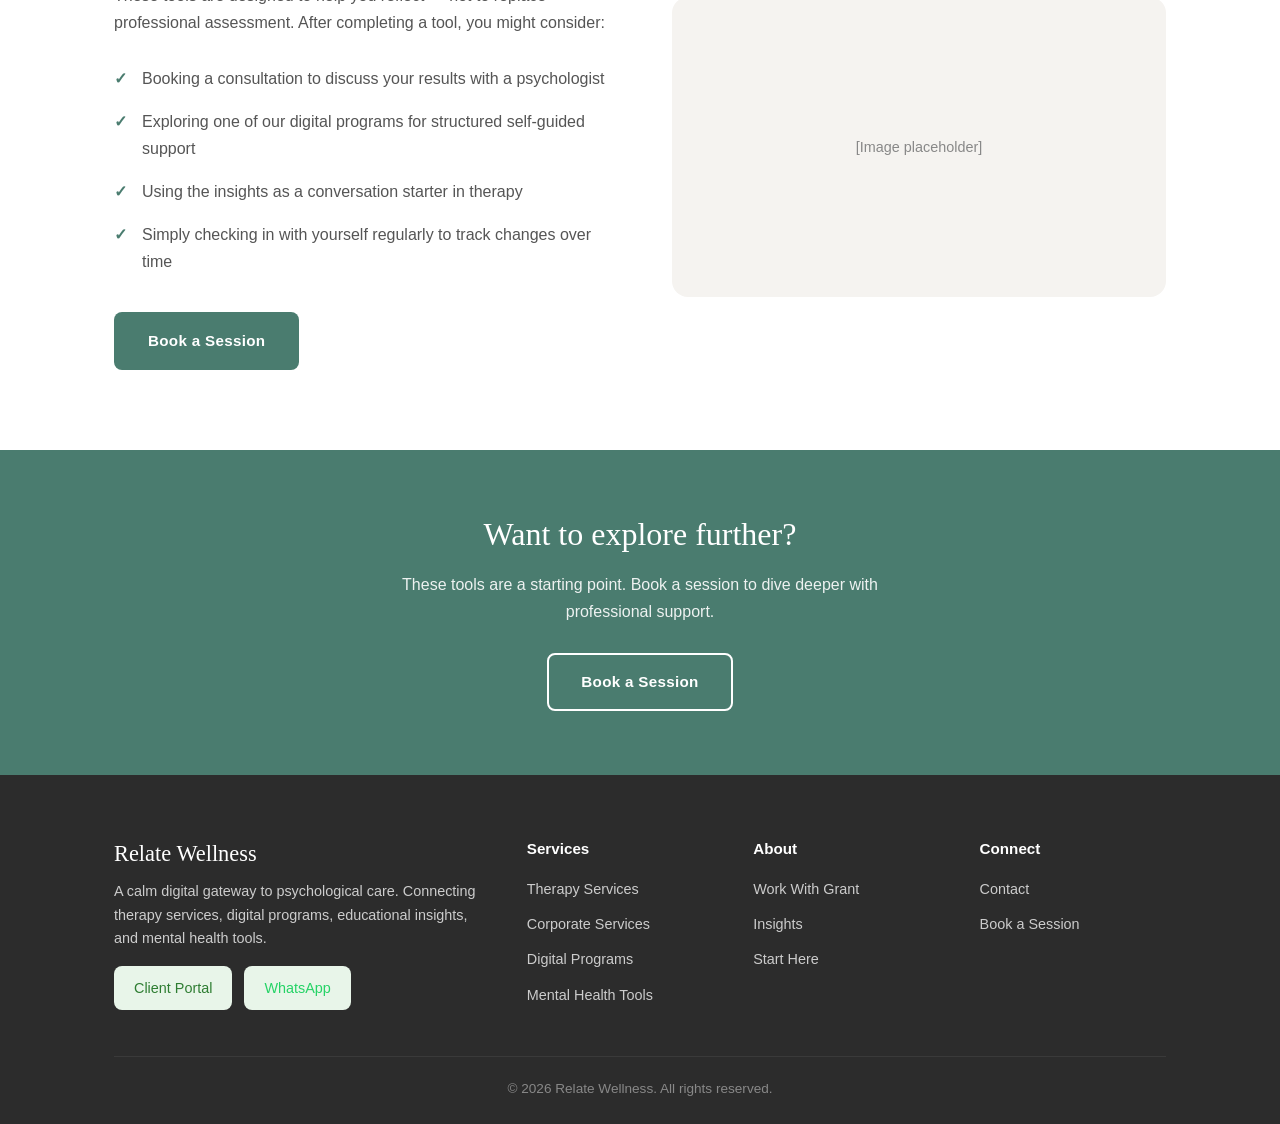
<file: tools.html>
<!DOCTYPE html>
<html lang="en">
<head>
  <meta charset="UTF-8">
  <meta name="viewport" content="width=device-width, initial-scale=1.0">
  <title>Mental Health Tools — Relate Wellness</title>
  <meta name="description" content="Free mental health self-assessment tools including burnout screening, mood check-in, and schema insight quiz. Quick, anonymous, and evidence-based.">
  <link rel="canonical" href="https://relatewellness.com/tools.html">
  <meta property="og:title" content="Mental Health Tools — Relate Wellness">
  <meta property="og:description" content="Free mental health self-assessment tools including burnout screening, mood check-in, and schema insight quiz.">
  <meta property="og:type" content="website">
  <meta property="og:url" content="https://relatewellness.com/tools.html">
  <meta property="og:site_name" content="Relate Wellness">
  <meta name="theme-color" content="#4a7c6f">
  <link rel="preconnect" href="https://plausible.io">
  <link rel="stylesheet" href="css/styles.css">
  <script defer data-domain="relatewellness.com" src="https://plausible.io/js/script.js"></script>
  <script>window.plausible = window.plausible || function() { (window.plausible.q = window.plausible.q || []).push(arguments) }</script>
</head>
<body>

  <a href="#main-content" class="skip-link">Skip to content</a>

  <div id="site-header">
    <header class="site-header">
      <div class="header-container">
        <a href="index.html" class="logo">Relate <span>Wellness</span></a>
        <button class="nav-toggle" aria-label="Toggle navigation"><span></span><span></span><span></span></button>
        <ul class="nav-links">
          <li><a href="work-with-grant.html">Work With Grant</a></li>
          <li><a href="therapy-services.html">Therapy</a></li>
          <li><a href="corporate-services.html">Corporate</a></li>
          <li><a href="programs.html">Programs</a></li>
          <li><a href="tools.html">Tools</a></li>
          <li><a href="insights.html">Insights</a></li>
          <li><a href="start-here.html">Start Here</a></li>
          <li><a href="contact.html" class="nav-cta">Book a Session</a></li>
        </ul>
      </div>
    </header>
  </div>

  <main id="main-content">
  <div class="page-header">
    <div class="container">
      <h1>Mental Health Tools</h1>
      <p>Interactive screening and self-assessment tools to support your wellbeing journey.</p>
    </div>
  </div>

  <!-- Overview -->
  <section>
    <div class="container">
      <div class="container-narrow" style="text-align: center;">
        <div class="fade-in">
          <h2>Check in with yourself</h2>
          <p>These evidence-based tools provide a quick, private way to reflect on your mental health. They're not a diagnosis — they're a starting point for understanding where you are and what kind of support might help.</p>
          <p style="margin-top: 12px; color: var(--gray-500); font-size: 0.9rem;">All tools are anonymous and your responses are not stored.</p>
        </div>
      </div>
    </div>
  </section>

  <!-- Self-Assessment Tools -->
  <section class="bg-cream">
    <div class="container">
      <div class="section-title">
        <h2>Self-assessment tools</h2>
        <p>Quick, validated tools to help you check in with yourself.</p>
      </div>
      <div class="card-grid card-grid-3">

        <!-- ToolEmbedFrame: Burnout Screening -->
        <div class="tool-card card fade-in">
          <div class="tool-card-header">
            <div class="card-icon tool-card-icon tool-icon-burnout">&#128293;</div>
            <h3>Burnout Screening</h3>
          </div>
          <p>A brief assessment to help you identify signs of burnout and understand your current stress levels.</p>
          <div class="tool-embed-frame" id="tool-burnout">
            <div class="tool-embed-intro">
              <span class="tool-badge">10 questions</span>
              <span class="tool-badge">~3 minutes</span>
            </div>
            <button class="btn btn-primary tool-launch-btn" data-tool="burnout" onclick="launchTool('burnout')" aria-describedby="tool-burnout">Start Screening</button>
            <div class="tool-embed-container" data-tool="burnout" style="display: none;">
              <div class="tool-loading">Loading tool...</div>
            </div>
          </div>
          <p class="tool-disclaimer">This is a screening tool, not a clinical diagnosis. For professional assessment, please book a session.</p>
        </div>

        <!-- ToolEmbedFrame: Mood Check-in -->
        <div class="tool-card card fade-in">
          <div class="tool-card-header">
            <div class="card-icon tool-card-icon tool-icon-mood">&#128578;</div>
            <h3>Mood Check-in</h3>
          </div>
          <p>A simple, reflective tool to track how you're feeling and identify patterns in your emotional state.</p>
          <div class="tool-embed-frame" id="tool-mood">
            <div class="tool-embed-intro">
              <span class="tool-badge">5 questions</span>
              <span class="tool-badge">~2 minutes</span>
            </div>
            <button class="btn btn-primary tool-launch-btn" data-tool="mood" onclick="launchTool('mood')" aria-describedby="tool-mood">Start Check-in</button>
            <div class="tool-embed-container" data-tool="mood" style="display: none;">
              <div class="tool-loading">Loading tool...</div>
            </div>
          </div>
          <p class="tool-disclaimer">Your responses are anonymous and are not stored.</p>
        </div>

        <!-- ToolEmbedFrame: Schema Insight Quiz -->
        <div class="tool-card card fade-in">
          <div class="tool-card-header">
            <div class="card-icon tool-card-icon tool-icon-schema">&#128161;</div>
            <h3>Schema Insight Quiz</h3>
          </div>
          <p>Explore your core emotional patterns and understand how early experiences shape your current behaviour.</p>
          <div class="tool-embed-frame" id="tool-schema">
            <div class="tool-embed-intro">
              <span class="tool-badge">15 questions</span>
              <span class="tool-badge">~5 minutes</span>
            </div>
            <button class="btn btn-primary tool-launch-btn" data-tool="schema" onclick="launchTool('schema')" aria-describedby="tool-schema">Start Quiz</button>
            <div class="tool-embed-container" data-tool="schema" style="display: none;">
              <div class="tool-loading">Loading tool...</div>
            </div>
          </div>
          <p class="tool-disclaimer">Based on schema therapy principles. For deeper exploration, consider individual therapy.</p>
        </div>

      </div>
    </div>
  </section>

  <!-- What Happens Next -->
  <section>
    <div class="container">
      <div class="split">
        <div class="split-content fade-in">
          <h2>What happens after a screening?</h2>
          <p>These tools are designed to help you reflect — not to replace professional assessment. After completing a tool, you might consider:</p>
          <ul>
            <li>Booking a consultation to discuss your results with a psychologist</li>
            <li>Exploring one of our digital programs for structured self-guided support</li>
            <li>Using the insights as a conversation starter in therapy</li>
            <li>Simply checking in with yourself regularly to track changes over time</li>
          </ul>
          <a href="contact.html" class="btn btn-primary" style="margin-top: 8px;">Book a Session</a>
        </div>
        <div class="split-image fade-in">[Image placeholder]</div>
      </div>
    </div>
  </section>

  <!-- CTA -->
  <section class="cta-banner">
    <div class="container">
      <h2>Want to explore further?</h2>
      <p>These tools are a starting point. Book a session to dive deeper with professional support.</p>
      <a href="contact.html" class="btn btn-outline-light">Book a Session</a>
    </div>
  </section>

  </main>

  <!-- Footer -->
  <div id="site-footer">
    <footer class="site-footer">
      <div class="container">
        <div class="footer-grid">
          <div class="footer-brand"><h3>Relate Wellness</h3><p>A calm digital gateway to psychological care. Connecting therapy services, digital programs, educational insights, and mental health tools.</p></div>
          <div class="footer-col"><h4>Services</h4><ul><li><a href="therapy-services.html">Therapy Services</a></li><li><a href="corporate-services.html">Corporate Services</a></li><li><a href="programs.html">Digital Programs</a></li><li><a href="tools.html">Mental Health Tools</a></li></ul></div>
          <div class="footer-col"><h4>About</h4><ul><li><a href="work-with-grant.html">Work With Grant</a></li><li><a href="insights.html">Insights</a></li><li><a href="start-here.html">Start Here</a></li></ul></div>
          <div class="footer-col"><h4>Connect</h4><ul><li><a href="contact.html">Contact</a></li><li><a href="contact.html">Book a Session</a></li></ul></div>
        </div>
        <div class="footer-bottom"><p>&copy; 2026 Relate Wellness. All rights reserved.</p></div>
      </div>
    </footer>
  </div>

  <script src="js/main.js"></script>
</body>
</html>
</file>
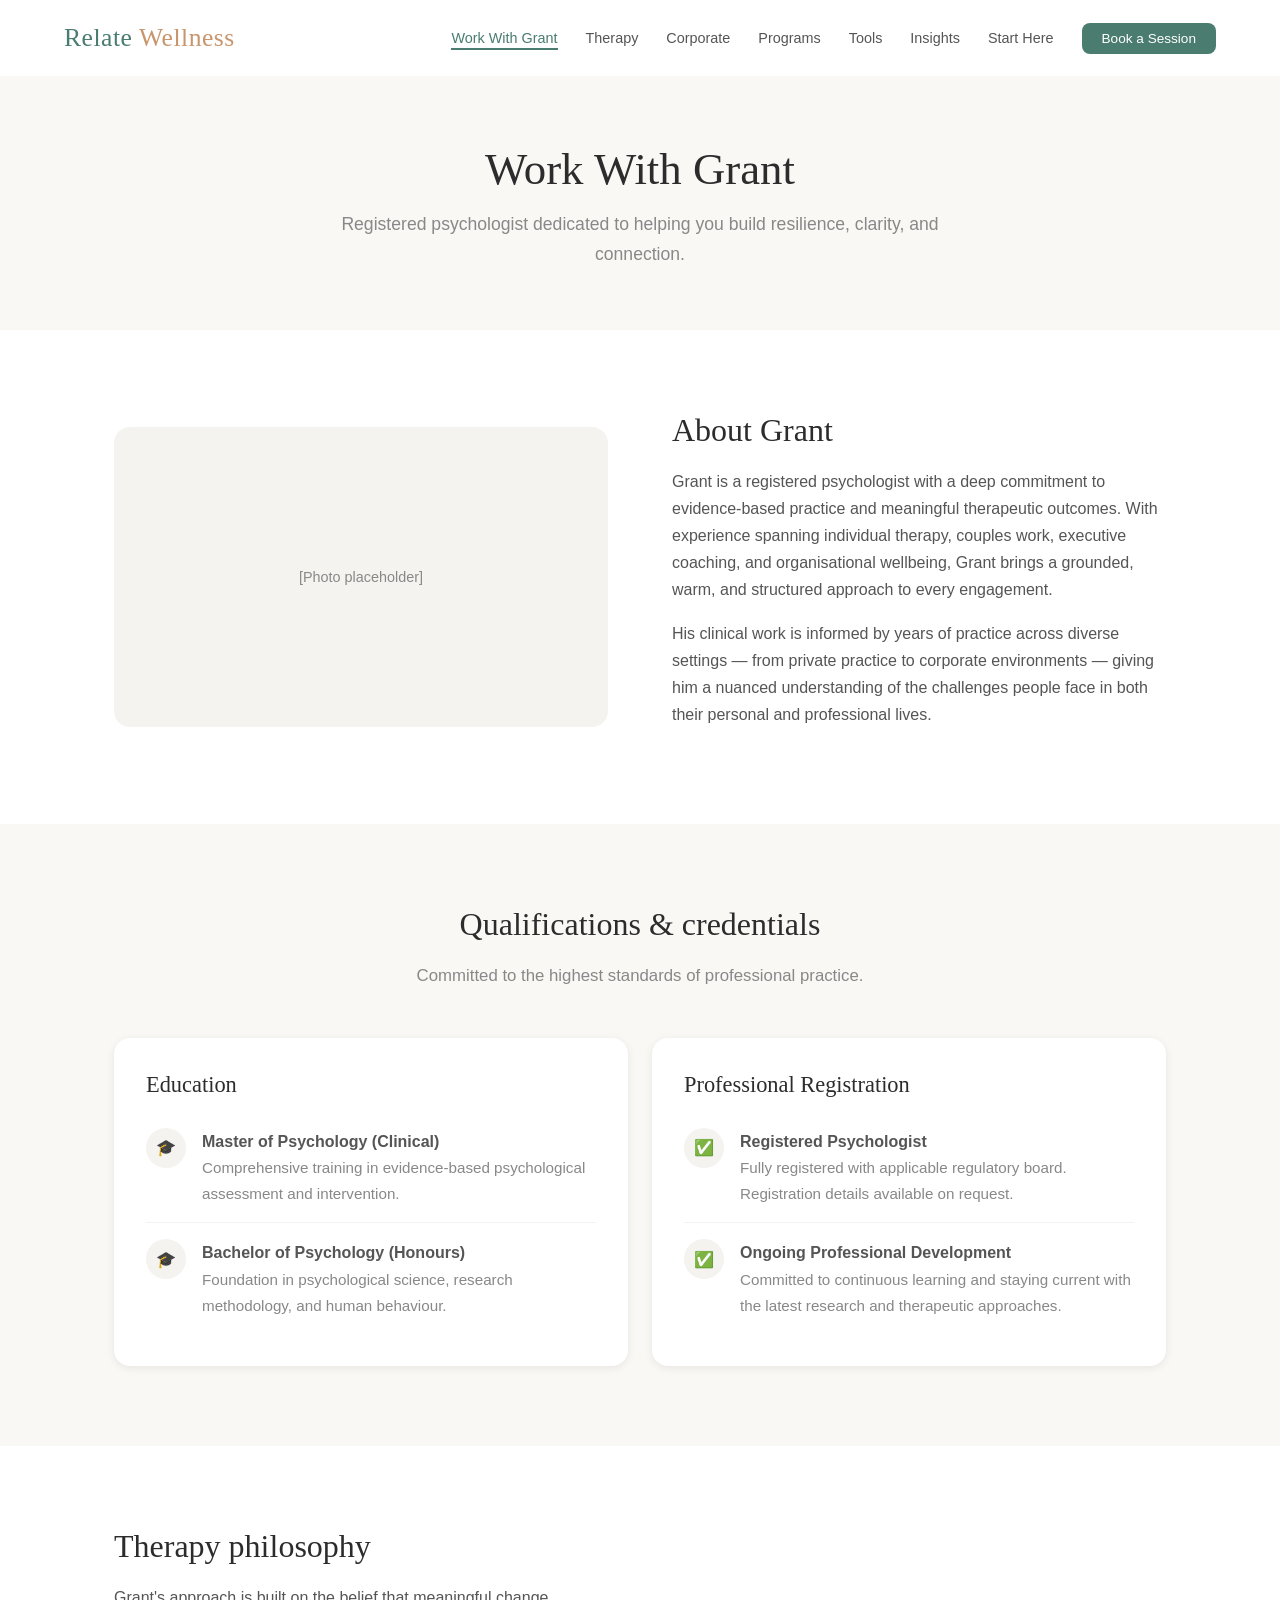
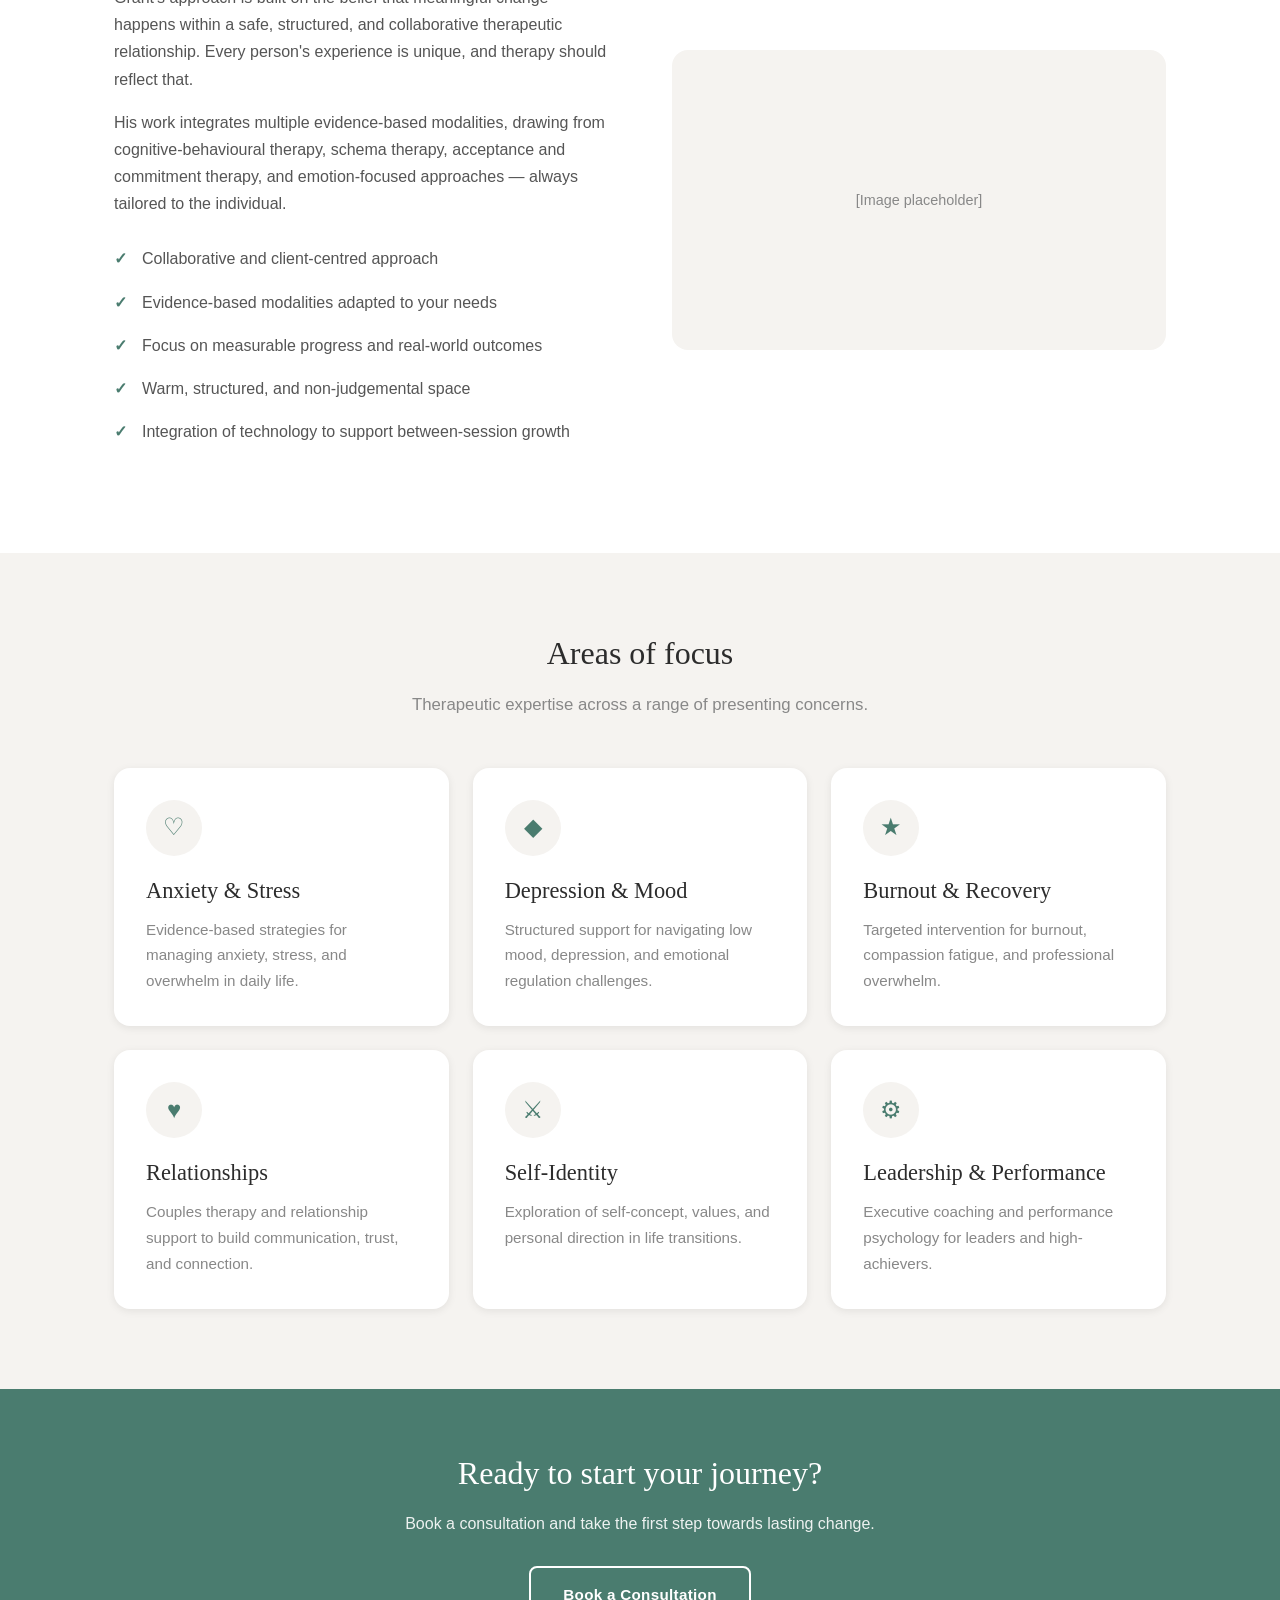
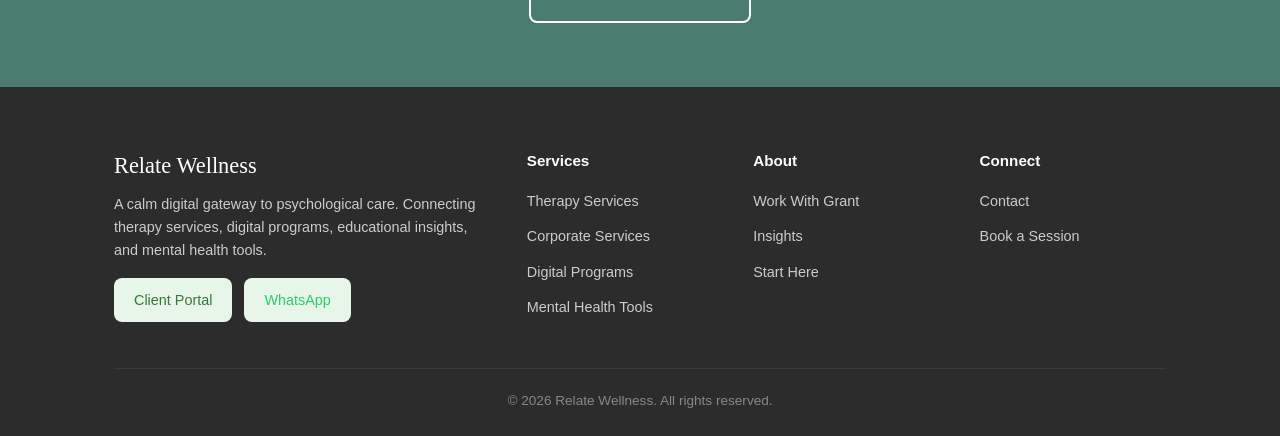
<file: work-with-grant.html>
<!DOCTYPE html>
<html lang="en">
<head>
  <meta charset="UTF-8">
  <meta name="viewport" content="width=device-width, initial-scale=1.0">
  <title>Work With Grant — Relate Wellness</title>
  <meta name="description" content="Meet Grant, a registered psychologist offering evidence-based therapy for individuals, couples, and organisations. Grounded, practical, and tailored to your needs.">
  <link rel="canonical" href="https://relatewellness.com/work-with-grant.html">
  <meta property="og:title" content="Work With Grant — Relate Wellness">
  <meta property="og:description" content="Meet Grant, a registered psychologist offering evidence-based therapy for individuals, couples, and organisations.">
  <meta property="og:type" content="profile">
  <meta property="og:url" content="https://relatewellness.com/work-with-grant.html">
  <meta property="og:site_name" content="Relate Wellness">
  <meta name="theme-color" content="#4a7c6f">
  <link rel="preconnect" href="https://plausible.io">
  <link rel="stylesheet" href="css/styles.css">
  <script defer data-domain="relatewellness.com" src="https://plausible.io/js/script.js"></script>
  <script>window.plausible = window.plausible || function() { (window.plausible.q = window.plausible.q || []).push(arguments) }</script>
</head>
<body>

  <a href="#main-content" class="skip-link">Skip to content</a>

  <div id="site-header">
    <header class="site-header">
      <div class="header-container">
        <a href="index.html" class="logo">Relate <span>Wellness</span></a>
        <button class="nav-toggle" aria-label="Toggle navigation"><span></span><span></span><span></span></button>
        <ul class="nav-links">
          <li><a href="work-with-grant.html">Work With Grant</a></li>
          <li><a href="therapy-services.html">Therapy</a></li>
          <li><a href="corporate-services.html">Corporate</a></li>
          <li><a href="programs.html">Programs</a></li>
          <li><a href="tools.html">Tools</a></li>
          <li><a href="insights.html">Insights</a></li>
          <li><a href="start-here.html">Start Here</a></li>
          <li><a href="contact.html" class="nav-cta">Book a Session</a></li>
        </ul>
      </div>
    </header>
  </div>

  <main id="main-content">
  <!-- Page Header -->
  <div class="page-header">
    <div class="container">
      <h1>Work With Grant</h1>
      <p>Registered psychologist dedicated to helping you build resilience, clarity, and connection.</p>
    </div>
  </div>

  <!-- Biography -->
  <section>
    <div class="container">
      <div class="split">
        <div class="split-image fade-in">[Photo placeholder]</div>
        <div class="split-content fade-in">
          <h2>About Grant</h2>
          <p>Grant is a registered psychologist with a deep commitment to evidence-based practice and meaningful therapeutic outcomes. With experience spanning individual therapy, couples work, executive coaching, and organisational wellbeing, Grant brings a grounded, warm, and structured approach to every engagement.</p>
          <p>His clinical work is informed by years of practice across diverse settings — from private practice to corporate environments — giving him a nuanced understanding of the challenges people face in both their personal and professional lives.</p>
        </div>
      </div>
    </div>
  </section>

  <!-- Qualifications -->
  <section class="bg-cream">
    <div class="container">
      <div class="section-title">
        <h2>Qualifications &amp; credentials</h2>
        <p>Committed to the highest standards of professional practice.</p>
      </div>
      <div class="card-grid card-grid-2">
        <div class="card fade-in">
          <h3>Education</h3>
          <ul class="feature-list">
            <li>
              <div class="feature-icon">&#127891;</div>
              <div>
                <strong>Master of Psychology (Clinical)</strong>
                <p>Comprehensive training in evidence-based psychological assessment and intervention.</p>
              </div>
            </li>
            <li>
              <div class="feature-icon">&#127891;</div>
              <div>
                <strong>Bachelor of Psychology (Honours)</strong>
                <p>Foundation in psychological science, research methodology, and human behaviour.</p>
              </div>
            </li>
          </ul>
        </div>
        <div class="card fade-in">
          <h3>Professional Registration</h3>
          <ul class="feature-list">
            <li>
              <div class="feature-icon">&#9989;</div>
              <div>
                <strong>Registered Psychologist</strong>
                <p>Fully registered with applicable regulatory board. Registration details available on request.</p>
              </div>
            </li>
            <li>
              <div class="feature-icon">&#9989;</div>
              <div>
                <strong>Ongoing Professional Development</strong>
                <p>Committed to continuous learning and staying current with the latest research and therapeutic approaches.</p>
              </div>
            </li>
          </ul>
        </div>
      </div>
    </div>
  </section>

  <!-- Therapy Philosophy -->
  <section>
    <div class="container">
      <div class="split">
        <div class="split-content fade-in">
          <h2>Therapy philosophy</h2>
          <p>Grant's approach is built on the belief that meaningful change happens within a safe, structured, and collaborative therapeutic relationship. Every person's experience is unique, and therapy should reflect that.</p>
          <p>His work integrates multiple evidence-based modalities, drawing from cognitive-behavioural therapy, schema therapy, acceptance and commitment therapy, and emotion-focused approaches — always tailored to the individual.</p>
          <ul>
            <li>Collaborative and client-centred approach</li>
            <li>Evidence-based modalities adapted to your needs</li>
            <li>Focus on measurable progress and real-world outcomes</li>
            <li>Warm, structured, and non-judgemental space</li>
            <li>Integration of technology to support between-session growth</li>
          </ul>
        </div>
        <div class="split-image fade-in">[Image placeholder]</div>
      </div>
    </div>
  </section>

  <!-- Areas of Focus -->
  <section class="bg-gray">
    <div class="container">
      <div class="section-title">
        <h2>Areas of focus</h2>
        <p>Therapeutic expertise across a range of presenting concerns.</p>
      </div>
      <div class="card-grid card-grid-3">
        <div class="card fade-in">
          <div class="card-icon">&#9825;</div>
          <h3>Anxiety &amp; Stress</h3>
          <p>Evidence-based strategies for managing anxiety, stress, and overwhelm in daily life.</p>
        </div>
        <div class="card fade-in">
          <div class="card-icon">&#9670;</div>
          <h3>Depression &amp; Mood</h3>
          <p>Structured support for navigating low mood, depression, and emotional regulation challenges.</p>
        </div>
        <div class="card fade-in">
          <div class="card-icon">&#9733;</div>
          <h3>Burnout &amp; Recovery</h3>
          <p>Targeted intervention for burnout, compassion fatigue, and professional overwhelm.</p>
        </div>
        <div class="card fade-in">
          <div class="card-icon">&#9829;</div>
          <h3>Relationships</h3>
          <p>Couples therapy and relationship support to build communication, trust, and connection.</p>
        </div>
        <div class="card fade-in">
          <div class="card-icon">&#9876;</div>
          <h3>Self-Identity</h3>
          <p>Exploration of self-concept, values, and personal direction in life transitions.</p>
        </div>
        <div class="card fade-in">
          <div class="card-icon">&#9881;</div>
          <h3>Leadership &amp; Performance</h3>
          <p>Executive coaching and performance psychology for leaders and high-achievers.</p>
        </div>
      </div>
    </div>
  </section>

  <!-- CTA -->
  <section class="cta-banner">
    <div class="container">
      <h2>Ready to start your journey?</h2>
      <p>Book a consultation and take the first step towards lasting change.</p>
      <a href="contact.html" class="btn btn-outline-light">Book a Consultation</a>
    </div>
  </section>

  </main>

  <!-- Footer -->
  <div id="site-footer">
    <footer class="site-footer">
      <div class="container">
        <div class="footer-grid">
          <div class="footer-brand"><h3>Relate Wellness</h3><p>A calm digital gateway to psychological care. Connecting therapy services, digital programs, educational insights, and mental health tools.</p></div>
          <div class="footer-col"><h4>Services</h4><ul><li><a href="therapy-services.html">Therapy Services</a></li><li><a href="corporate-services.html">Corporate Services</a></li><li><a href="programs.html">Digital Programs</a></li><li><a href="tools.html">Mental Health Tools</a></li></ul></div>
          <div class="footer-col"><h4>About</h4><ul><li><a href="work-with-grant.html">Work With Grant</a></li><li><a href="insights.html">Insights</a></li><li><a href="start-here.html">Start Here</a></li></ul></div>
          <div class="footer-col"><h4>Connect</h4><ul><li><a href="contact.html">Contact</a></li><li><a href="contact.html">Book a Session</a></li></ul></div>
        </div>
        <div class="footer-bottom"><p>&copy; 2026 Relate Wellness. All rights reserved.</p></div>
      </div>
    </footer>
  </div>

  <script src="js/main.js"></script>
</body>
</html>
</file>
<file: css/styles.css>
/* ========================================
   Relate Wellness — Main Stylesheet
   ======================================== */

/* Reset & Variables */
*,
*::before,
*::after {
  margin: 0;
  padding: 0;
  box-sizing: border-box;
}

:root {
  --primary: #4a7c6f;
  --primary-light: #6a9e8f;
  --primary-dark: #365c52;
  --accent: #c8956c;
  --accent-light: #e0b896;
  --dark: #2c2c2c;
  --gray-900: #3a3a3a;
  --gray-700: #555555;
  --gray-500: #888888;
  --gray-300: #cccccc;
  --gray-100: #f5f3f0;
  --cream: #faf8f5;
  --white: #ffffff;
  --radius: 8px;
  --radius-lg: 16px;
  --shadow: 0 2px 8px rgba(0, 0, 0, 0.08);
  --shadow-lg: 0 8px 24px rgba(0, 0, 0, 0.12);
  --transition: all 0.3s ease;
  --font-heading: "Georgia", serif;
  --font-body: -apple-system, BlinkMacSystemFont, "Segoe UI", Roboto, sans-serif;
}

html {
  scroll-behavior: smooth;
}

body {
  font-family: var(--font-body);
  color: var(--gray-700);
  line-height: 1.7;
  background: var(--white);
}

img {
  max-width: 100%;
  height: auto;
  display: block;
}

a {
  color: var(--primary);
  text-decoration: none;
  transition: var(--transition);
}

a:hover {
  color: var(--primary-dark);
}

/* Focus styles for keyboard navigation */
a:focus-visible,
button:focus-visible,
input:focus-visible,
textarea:focus-visible,
select:focus-visible,
.btn:focus-visible {
  outline: 2px solid var(--primary);
  outline-offset: 2px;
}

/* ========================================
   Layout
   ======================================== */
.container {
  max-width: 1100px;
  margin: 0 auto;
  padding: 0 24px;
}

.container-narrow {
  max-width: 800px;
  margin: 0 auto;
  padding: 0 24px;
}

section {
  padding: 80px 0;
}

/* ========================================
   Typography
   ======================================== */
h1, h2, h3, h4 {
  font-family: var(--font-heading);
  color: var(--dark);
  line-height: 1.3;
}

h1 {
  font-size: 2.8rem;
  font-weight: 400;
}

h2 {
  font-size: 2rem;
  font-weight: 400;
  margin-bottom: 16px;
}

h3 {
  font-size: 1.4rem;
  font-weight: 400;
}

.section-title {
  text-align: center;
  margin-bottom: 48px;
}

.section-title p {
  max-width: 600px;
  margin: 12px auto 0;
  color: var(--gray-500);
  font-size: 1.05rem;
}

.text-center {
  text-align: center;
}

/* ========================================
   Buttons
   ======================================== */
.btn {
  display: inline-block;
  padding: 14px 32px;
  border-radius: var(--radius);
  font-size: 0.95rem;
  font-weight: 600;
  font-family: var(--font-body);
  text-decoration: none;
  cursor: pointer;
  border: 2px solid transparent;
  transition: var(--transition);
  letter-spacing: 0.02em;
}

.btn-primary {
  background: var(--primary);
  color: var(--white);
}

.btn-primary:hover {
  background: var(--primary-dark);
  color: var(--white);
}

.btn-secondary {
  background: var(--accent);
  color: var(--white);
}

.btn-secondary:hover {
  background: #b5834f;
  color: var(--white);
}

.btn-outline {
  border-color: var(--primary);
  color: var(--primary);
  background: transparent;
}

.btn-outline:hover {
  background: var(--primary);
  color: var(--white);
}

.btn-outline-light {
  border-color: var(--white);
  color: var(--white);
  background: transparent;
}

.btn-outline-light:hover {
  background: var(--white);
  color: var(--primary);
}

.btn-group {
  display: flex;
  gap: 12px;
  flex-wrap: wrap;
}

/* ========================================
   Header / Navigation
   ======================================== */
.site-header {
  position: fixed;
  top: 0;
  left: 0;
  right: 0;
  background: var(--white);
  z-index: 1000;
  transition: transform 0.3s ease, box-shadow 0.3s ease;
}

.site-header.scrolled {
  box-shadow: var(--shadow);
}

.site-header.header-hidden {
  transform: translateY(-100%);
}

.header-container {
  display: flex;
  align-items: center;
  justify-content: space-between;
  padding: 16px 24px;
  max-width: 1200px;
  margin: 0 auto;
}

.logo {
  font-family: var(--font-heading);
  font-size: 1.6rem;
  font-weight: 400;
  color: var(--primary);
  text-decoration: none;
  letter-spacing: 0.02em;
}

.logo span {
  color: var(--accent);
}

.nav-links {
  display: flex;
  list-style: none;
  gap: 28px;
  align-items: center;
}

.nav-links a {
  color: var(--gray-700);
  font-size: 0.9rem;
  font-weight: 500;
  text-decoration: none;
  position: relative;
  padding-bottom: 4px;
}

.nav-links a::after {
  content: "";
  position: absolute;
  left: 0;
  bottom: 0;
  width: 0;
  height: 2px;
  background: var(--primary);
  transition: width 0.3s;
}

.nav-links a:hover::after,
.nav-links a.active::after {
  width: 100%;
}

.nav-links a.active {
  color: var(--primary);
}

.nav-cta {
  padding: 8px 20px !important;
  background: var(--primary);
  color: var(--white) !important;
  border-radius: var(--radius);
  font-size: 0.85rem !important;
}

.nav-cta::after {
  display: none !important;
}

.nav-cta:hover {
  background: var(--primary-dark);
  color: var(--white) !important;
}

/* Mobile Nav */
.nav-toggle {
  display: none;
  flex-direction: column;
  gap: 5px;
  background: none;
  border: none;
  cursor: pointer;
  padding: 4px;
}

.nav-toggle span {
  display: block;
  width: 24px;
  height: 2px;
  background: var(--dark);
  transition: var(--transition);
}

.nav-toggle.active span:nth-child(1) {
  transform: rotate(45deg) translate(5px, 5px);
}

.nav-toggle.active span:nth-child(2) {
  opacity: 0;
}

.nav-toggle.active span:nth-child(3) {
  transform: rotate(-45deg) translate(5px, -5px);
}

/* ========================================
   Hero
   ======================================== */
.hero {
  padding: 160px 0 100px;
  text-align: center;
}

.hero-dark {
  background: linear-gradient(135deg, var(--primary) 0%, var(--primary-dark) 100%);
  color: var(--white);
}

.hero-dark h1,
.hero-dark h2 {
  color: var(--white);
}

.hero-cream {
  background: var(--cream);
}

.hero h1 {
  margin-bottom: 20px;
}

.hero p {
  font-size: 1.15rem;
  max-width: 640px;
  margin: 0 auto 32px;
  opacity: 0.9;
}

.hero .btn-group {
  justify-content: center;
}

/* ========================================
   Cards
   ======================================== */
.card-grid {
  display: grid;
  gap: 24px;
}

.card-grid-2 {
  grid-template-columns: repeat(2, 1fr);
}

.card-grid-3 {
  grid-template-columns: repeat(3, 1fr);
}

.card-grid-4 {
  grid-template-columns: repeat(4, 1fr);
}

.card {
  background: var(--white);
  border-radius: var(--radius-lg);
  padding: 32px;
  box-shadow: var(--shadow);
  transition: var(--transition);
}

.card:hover {
  transform: translateY(-4px);
  box-shadow: var(--shadow-lg);
}

.card-icon {
  width: 56px;
  height: 56px;
  border-radius: 50%;
  background: var(--gray-100);
  display: flex;
  align-items: center;
  justify-content: center;
  font-size: 1.5rem;
  margin-bottom: 20px;
  color: var(--primary);
}

.card h3 {
  margin-bottom: 12px;
}

.card p {
  color: var(--gray-500);
  font-size: 0.95rem;
}

.card .btn {
  margin-top: 20px;
}

/* ========================================
   Features / Split Layout
   ======================================== */
.split {
  display: grid;
  grid-template-columns: 1fr 1fr;
  gap: 64px;
  align-items: center;
}

.split-image {
  border-radius: var(--radius-lg);
  background: var(--gray-100);
  min-height: 300px;
  display: flex;
  align-items: center;
  justify-content: center;
  color: var(--gray-500);
  font-size: 0.9rem;
}

.split-content h2 {
  margin-bottom: 16px;
}

.split-content p {
  margin-bottom: 16px;
}

.split-content ul {
  list-style: none;
  margin: 20px 0;
}

.split-content li {
  padding: 8px 0;
  padding-left: 28px;
  position: relative;
}

.split-content li::before {
  content: "\2713";
  position: absolute;
  left: 0;
  color: var(--primary);
  font-weight: 700;
}

/* ========================================
   Testimonials
   ======================================== */
.testimonial-card {
  background: var(--white);
  padding: 32px;
  border-radius: var(--radius-lg);
  border: 1px solid var(--gray-300);
}

.testimonial-text {
  font-style: italic;
  font-size: 1.05rem;
  margin-bottom: 24px;
  line-height: 1.8;
  color: var(--gray-700);
}

.testimonial-author {
  display: flex;
  align-items: center;
  gap: 12px;
}

.author-avatar {
  width: 48px;
  height: 48px;
  border-radius: 50%;
  background: var(--primary);
  color: var(--white);
  display: flex;
  align-items: center;
  justify-content: center;
  font-weight: 700;
  font-size: 0.85rem;
}

.testimonial-author strong {
  display: block;
  color: var(--dark);
}

.testimonial-author span {
  font-size: 0.85rem;
  color: var(--gray-500);
}

/* ========================================
   CTA Banner
   ======================================== */
.cta-banner {
  background: var(--primary);
  color: var(--white);
  text-align: center;
  padding: 64px 0;
}

.cta-banner h2 {
  color: var(--white);
  margin-bottom: 16px;
}

.cta-banner p {
  opacity: 0.9;
  margin-bottom: 28px;
  max-width: 500px;
  margin-left: auto;
  margin-right: auto;
}

/* ========================================
   Contact / Forms
   ======================================== */
.form-grid {
  display: grid;
  grid-template-columns: 1fr 1fr;
  gap: 48px;
}

.form-group {
  margin-bottom: 20px;
}

.form-group label {
  display: block;
  margin-bottom: 6px;
  font-weight: 600;
  font-size: 0.9rem;
  color: var(--dark);
}

.form-group input,
.form-group textarea,
.form-group select {
  width: 100%;
  padding: 12px 16px;
  border: 1px solid var(--gray-300);
  border-radius: var(--radius);
  font-size: 1rem;
  font-family: var(--font-body);
  transition: border-color 0.2s;
  background: var(--white);
}

.form-group input:focus,
.form-group textarea:focus,
.form-group select:focus {
  outline: none;
  border-color: var(--primary);
}

/* ========================================
   Footer
   ======================================== */
.site-footer {
  background: var(--dark);
  color: var(--gray-300);
  padding: 64px 0 24px;
}

.footer-grid {
  display: grid;
  grid-template-columns: 2fr 1fr 1fr 1fr;
  gap: 40px;
  margin-bottom: 40px;
}

.footer-brand h3 {
  font-family: var(--font-heading);
  color: var(--white);
  font-size: 1.4rem;
  font-weight: 400;
  margin-bottom: 12px;
}

.footer-brand p {
  font-size: 0.9rem;
  line-height: 1.6;
}

.footer-col h4 {
  color: var(--white);
  font-size: 0.95rem;
  font-family: var(--font-body);
  font-weight: 600;
  margin-bottom: 16px;
}

.footer-col ul {
  list-style: none;
}

.footer-col li {
  margin-bottom: 8px;
}

.footer-col a {
  color: var(--gray-300);
  font-size: 0.9rem;
}

.footer-col a:hover {
  color: var(--white);
}

.footer-bottom {
  border-top: 1px solid var(--gray-900);
  padding-top: 20px;
  text-align: center;
  font-size: 0.85rem;
  color: var(--gray-500);
}

/* ========================================
   Page Header (for inner pages)
   ======================================== */
.page-header {
  background: var(--cream);
  padding: 140px 0 60px;
  text-align: center;
}

.page-header h1 {
  margin-bottom: 12px;
}

.page-header p {
  color: var(--gray-500);
  font-size: 1.1rem;
  max-width: 600px;
  margin: 0 auto;
}

/* ========================================
   Lists & Details
   ======================================== */
.feature-list {
  list-style: none;
}

.feature-list li {
  padding: 16px 0;
  border-bottom: 1px solid var(--gray-100);
  display: flex;
  gap: 16px;
  align-items: flex-start;
}

.feature-list li:last-child {
  border-bottom: none;
}

.feature-icon {
  flex-shrink: 0;
  width: 40px;
  height: 40px;
  border-radius: 50%;
  background: var(--gray-100);
  display: flex;
  align-items: center;
  justify-content: center;
  color: var(--primary);
}

.bg-cream {
  background: var(--cream);
}

.bg-gray {
  background: var(--gray-100);
}

/* ========================================
   Pricing / Programs
   ======================================== */
.pricing-card {
  background: var(--white);
  border-radius: var(--radius-lg);
  padding: 40px 32px;
  text-align: center;
  border: 1px solid var(--gray-300);
  transition: var(--transition);
}

.pricing-card.featured {
  border-color: var(--primary);
  position: relative;
}

.pricing-card.featured::before {
  content: "Most Popular";
  position: absolute;
  top: -12px;
  left: 50%;
  transform: translateX(-50%);
  background: var(--primary);
  color: var(--white);
  padding: 4px 16px;
  border-radius: 20px;
  font-size: 0.8rem;
  font-weight: 600;
}

.pricing-card h3 {
  margin-bottom: 8px;
}

.pricing-amount {
  font-size: 2.2rem;
  font-weight: 700;
  color: var(--primary);
  margin: 16px 0;
}

.pricing-amount span {
  font-size: 1rem;
  font-weight: 400;
  color: var(--gray-500);
}

.pricing-features {
  list-style: none;
  margin: 24px 0;
  text-align: left;
}

.pricing-features li {
  padding: 8px 0;
  padding-left: 24px;
  position: relative;
  font-size: 0.95rem;
}

.pricing-features li::before {
  content: "\2713";
  position: absolute;
  left: 0;
  color: var(--primary);
}

/* ========================================
   Contact Methods
   ======================================== */
.contact-methods {
  margin-top: 32px;
}

.contact-method {
  display: flex;
  gap: 16px;
  align-items: flex-start;
  padding: 20px 0;
  border-bottom: 1px solid var(--gray-100);
}

.contact-method:last-child {
  border-bottom: none;
}

.contact-method-icon {
  flex-shrink: 0;
  width: 48px;
  height: 48px;
  border-radius: 50%;
  background: var(--cream);
  display: flex;
  align-items: center;
  justify-content: center;
  font-size: 1.3rem;
}

.contact-method strong {
  display: block;
  color: var(--dark);
  margin-bottom: 4px;
}

.contact-method p {
  font-size: 0.9rem;
  color: var(--gray-500);
  margin: 0;
}

/* ========================================
   ProgramCard
   ======================================== */
.program-card {
  display: flex;
  flex-direction: column;
}

.program-card-header {
  display: flex;
  align-items: flex-start;
  gap: 16px;
  margin-bottom: 16px;
}

.program-card-header h3 {
  margin-bottom: 4px;
}

.program-card-icon {
  flex-shrink: 0;
}

.program-tag {
  display: inline-block;
  padding: 2px 10px;
  border-radius: 20px;
  font-size: 0.75rem;
  font-weight: 600;
  letter-spacing: 0.02em;
}

.program-tag-burnout {
  background: #fff3e0;
  color: #e65100;
}

.program-tag-awareness {
  background: #e8f5e9;
  color: #2e7d32;
}

.program-tag-identity {
  background: #e3f2fd;
  color: #1565c0;
}

.program-tag-compassion {
  background: #fce4ec;
  color: #c62828;
}

.program-modules {
  list-style: none;
  margin: 16px 0;
  padding: 16px 0;
  border-top: 1px solid var(--gray-100);
  border-bottom: 1px solid var(--gray-100);
}

.program-modules li {
  padding: 6px 0;
  padding-left: 24px;
  position: relative;
  font-size: 0.9rem;
  color: var(--gray-700);
}

.program-modules li::before {
  content: "\2713";
  position: absolute;
  left: 0;
  color: var(--primary);
  font-weight: 700;
}

.program-meta {
  display: flex;
  gap: 12px;
  flex-wrap: wrap;
  margin-bottom: 20px;
}

.program-detail {
  font-size: 0.8rem;
  color: var(--gray-500);
  background: var(--gray-100);
  padding: 4px 12px;
  border-radius: 20px;
}

.program-card .btn {
  margin-top: auto;
  align-self: flex-start;
}

/* ========================================
   ToolEmbedFrame / ToolCard
   ======================================== */
.tool-card {
  display: flex;
  flex-direction: column;
  text-align: center;
}

.tool-card-header {
  margin-bottom: 12px;
}

.tool-card-icon {
  margin: 0 auto 12px;
}

.tool-icon-burnout {
  background: #fff3e0;
  color: #e65100;
}

.tool-icon-mood {
  background: #e8f5e9;
  color: #2e7d32;
}

.tool-icon-schema {
  background: #e3f2fd;
  color: #1565c0;
}

.tool-embed-frame {
  margin-top: 20px;
  padding-top: 20px;
  border-top: 1px solid var(--gray-100);
}

.tool-embed-intro {
  display: flex;
  justify-content: center;
  gap: 8px;
  margin-bottom: 16px;
}

.tool-badge {
  font-size: 0.8rem;
  color: var(--gray-500);
  background: var(--gray-100);
  padding: 4px 12px;
  border-radius: 20px;
}

.tool-launch-btn {
  width: 100%;
}

.tool-embed-container {
  margin-top: 16px;
  min-height: 200px;
  border-radius: var(--radius);
  background: var(--gray-100);
  display: flex;
  align-items: center;
  justify-content: center;
}

.tool-loading {
  color: var(--gray-500);
  font-size: 0.9rem;
}

.tool-disclaimer {
  margin-top: 16px;
  font-size: 0.8rem;
  color: var(--gray-300);
  font-style: italic;
}

/* ========================================
   ArticleCard
   ======================================== */
.article-card {
  padding: 0;
  overflow: hidden;
  display: flex;
  flex-direction: column;
}

.article-card-image {
  height: 180px;
  display: flex;
  align-items: flex-start;
  justify-content: flex-start;
  padding: 16px;
  position: relative;
}

.article-category {
  display: inline-block;
  padding: 4px 12px;
  background: rgba(255, 255, 255, 0.9);
  border-radius: 20px;
  font-size: 0.75rem;
  font-weight: 600;
  color: var(--dark);
}

.article-card-body {
  padding: 24px;
  display: flex;
  flex-direction: column;
  flex-grow: 1;
}

.article-card-body h3 {
  margin-bottom: 8px;
  font-size: 1.2rem;
}

.article-card-body p {
  font-size: 0.9rem;
  color: var(--gray-500);
  line-height: 1.6;
  margin-bottom: 16px;
}

.article-meta {
  display: flex;
  gap: 16px;
  font-size: 0.8rem;
  color: var(--gray-300);
  margin-top: auto;
  padding-top: 12px;
  border-top: 1px solid var(--gray-100);
}

.article-read-more {
  display: inline-block;
  margin-top: 12px;
  font-size: 0.9rem;
  font-weight: 600;
  color: var(--primary);
}

.article-read-more:hover {
  color: var(--primary-dark);
}

/* ========================================
   Skip to Content (Accessibility)
   ======================================== */
.skip-link {
  position: absolute;
  top: -100%;
  left: 16px;
  z-index: 2000;
  padding: 12px 24px;
  background: var(--primary);
  color: var(--white);
  border-radius: var(--radius);
  font-weight: 600;
  font-size: 0.9rem;
  text-decoration: none;
  transition: top 0.2s;
}

.skip-link:focus {
  top: 16px;
  color: var(--white);
}

/* ========================================
   External Platform Links
   ======================================== */
.platform-link {
  display: inline-flex;
  align-items: center;
  gap: 8px;
  padding: 10px 20px;
  border-radius: var(--radius);
  font-size: 0.9rem;
  font-weight: 500;
  transition: var(--transition);
  text-decoration: none;
}

.platform-link-quenza {
  background: #e8f5e9;
  color: #2e7d32;
}

.platform-link-quenza:hover {
  background: #c8e6c9;
  color: #1b5e20;
}

.platform-link-novopsych {
  background: #e3f2fd;
  color: #1565c0;
}

.platform-link-novopsych:hover {
  background: #bbdefb;
  color: #0d47a1;
}

.platform-link-whatsapp {
  background: #e8f5e9;
  color: #25d366;
}

.platform-link-whatsapp:hover {
  background: #c8e6c9;
  color: #128c7e;
}

.platform-links {
  display: flex;
  gap: 12px;
  flex-wrap: wrap;
  margin-top: 16px;
}

/* ========================================
   Animations
   ======================================== */
.fade-in {
  opacity: 0;
  transform: translateY(20px);
  transition: opacity 0.6s ease, transform 0.6s ease;
}

.fade-in.visible {
  opacity: 1;
  transform: translateY(0);
}

/* Respect reduced motion */
@media (prefers-reduced-motion: reduce) {
  .fade-in {
    opacity: 1;
    transform: none;
    transition: none;
  }

  .site-header {
    transition: box-shadow 0.3s ease;
  }

  html {
    scroll-behavior: auto;
  }
}

/* ========================================
   Lazy Loading & Image Optimization
   ======================================== */
img[loading="lazy"] {
  opacity: 0;
  transition: opacity 0.4s ease;
}

img[loading="lazy"].loaded,
img[loading="lazy"][complete] {
  opacity: 1;
}

.img-responsive {
  width: 100%;
  height: auto;
  border-radius: var(--radius-lg);
  object-fit: cover;
}

/* WebP support with fallback via picture element */
picture {
  display: block;
}

picture img {
  width: 100%;
  height: auto;
  display: block;
}

/* ========================================
   Responsive
   ======================================== */
@media (max-width: 900px) {
  .card-grid-3,
  .card-grid-4 {
    grid-template-columns: repeat(2, 1fr);
  }

  .footer-grid {
    grid-template-columns: 1fr 1fr;
  }

  .split {
    grid-template-columns: 1fr;
    gap: 32px;
  }
}

@media (max-width: 768px) {
  h1 {
    font-size: 2rem;
  }

  h2 {
    font-size: 1.6rem;
  }

  section {
    padding: 60px 0;
  }

  .nav-toggle {
    display: flex;
  }

  .nav-links {
    display: none;
    position: absolute;
    top: 100%;
    left: 0;
    right: 0;
    background: var(--white);
    flex-direction: column;
    padding: 20px 24px;
    gap: 16px;
    box-shadow: var(--shadow-lg);
  }

  .nav-links.active {
    display: flex;
  }

  .hero {
    padding: 120px 0 60px;
  }

  .btn-group {
    flex-direction: column;
    align-items: center;
  }

  .card-grid-2,
  .card-grid-3,
  .card-grid-4 {
    grid-template-columns: 1fr;
  }

  .form-grid {
    grid-template-columns: 1fr;
  }

  .footer-grid {
    grid-template-columns: 1fr;
    gap: 24px;
  }

  .page-header {
    padding: 120px 0 40px;
  }
}
</file>
